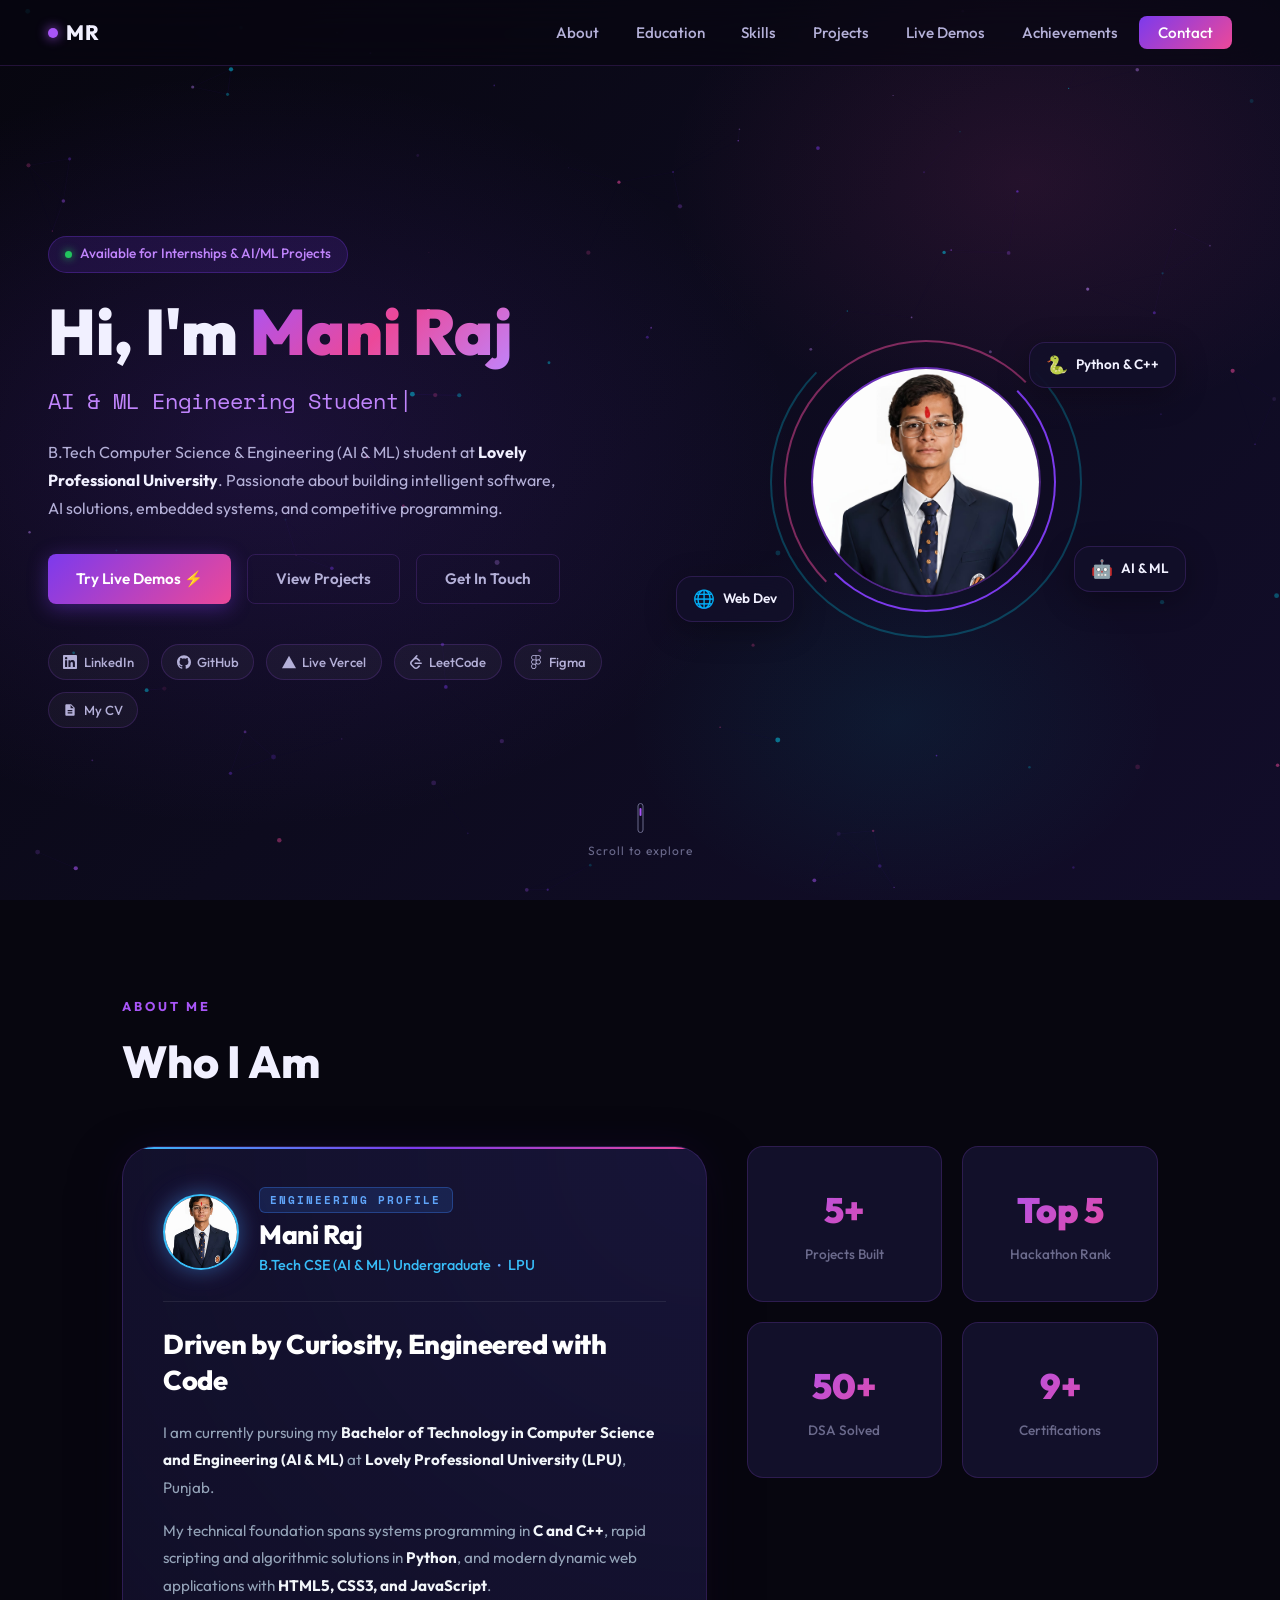
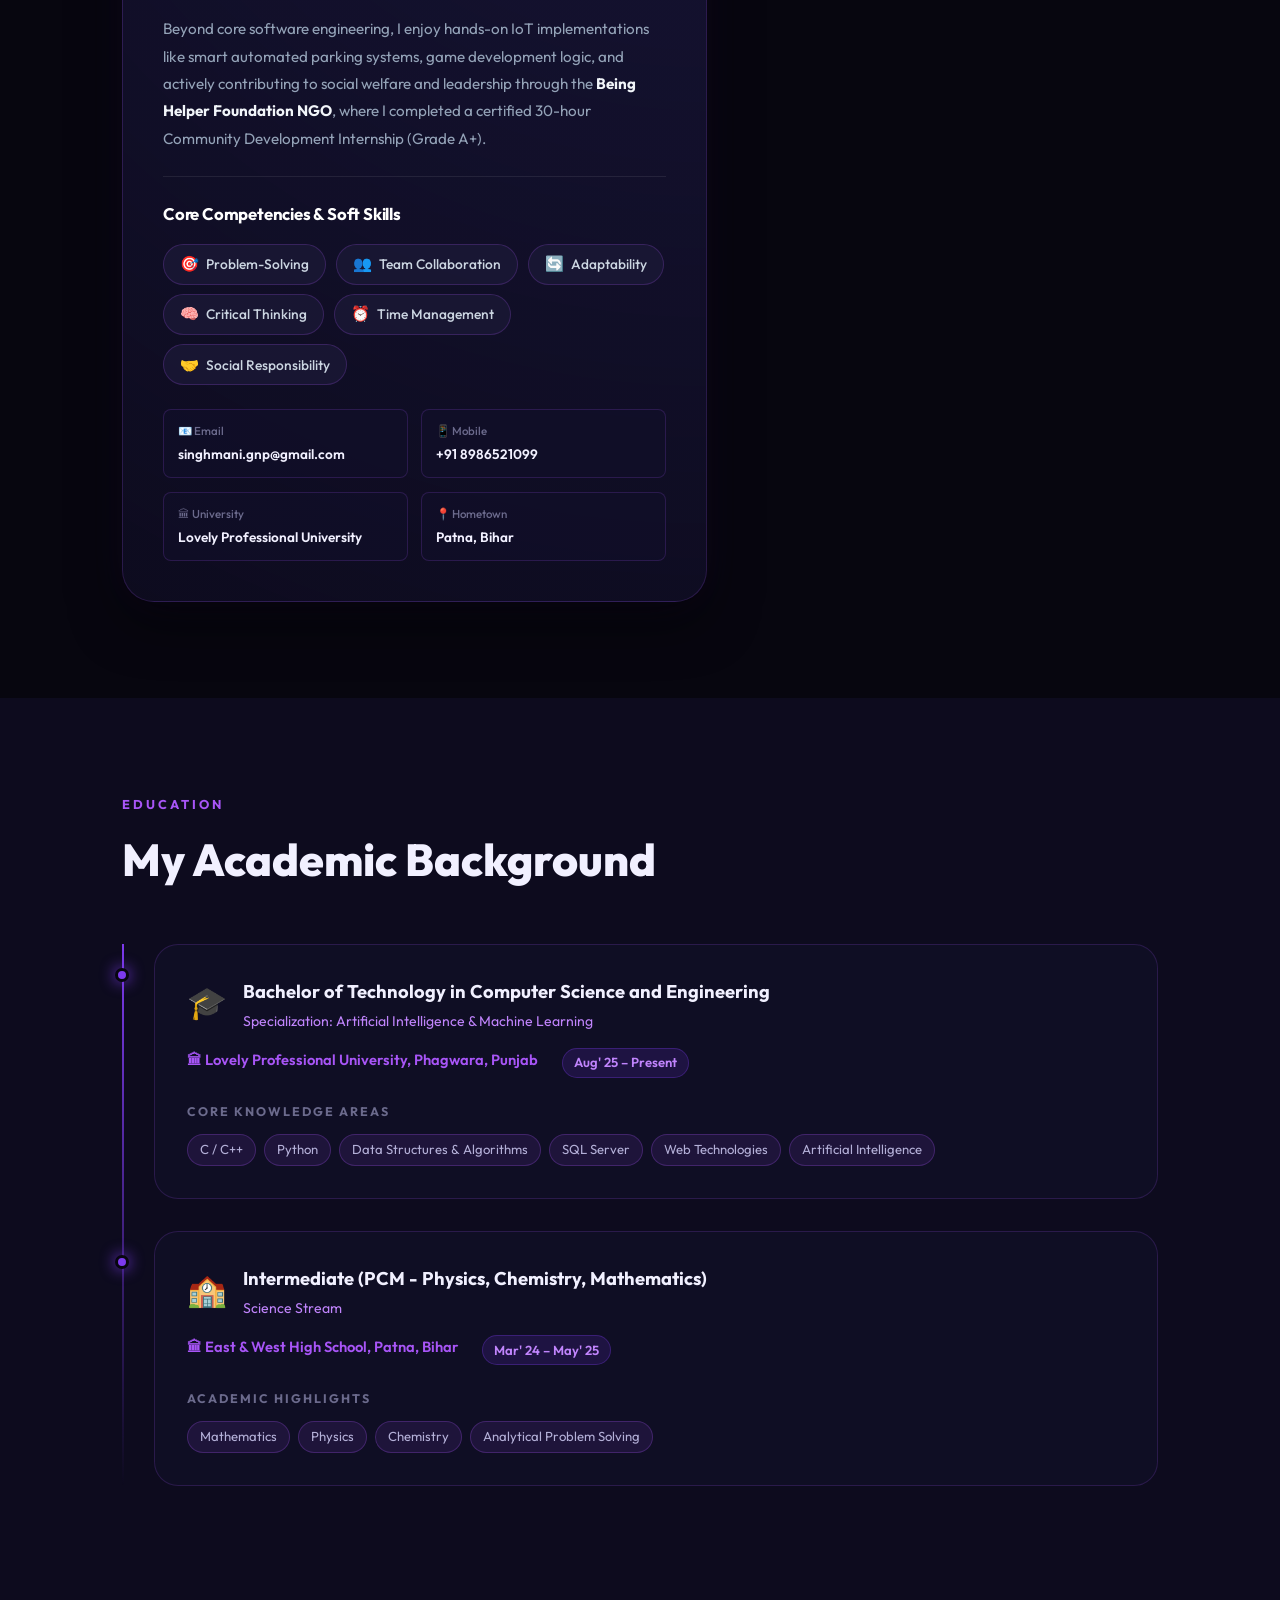
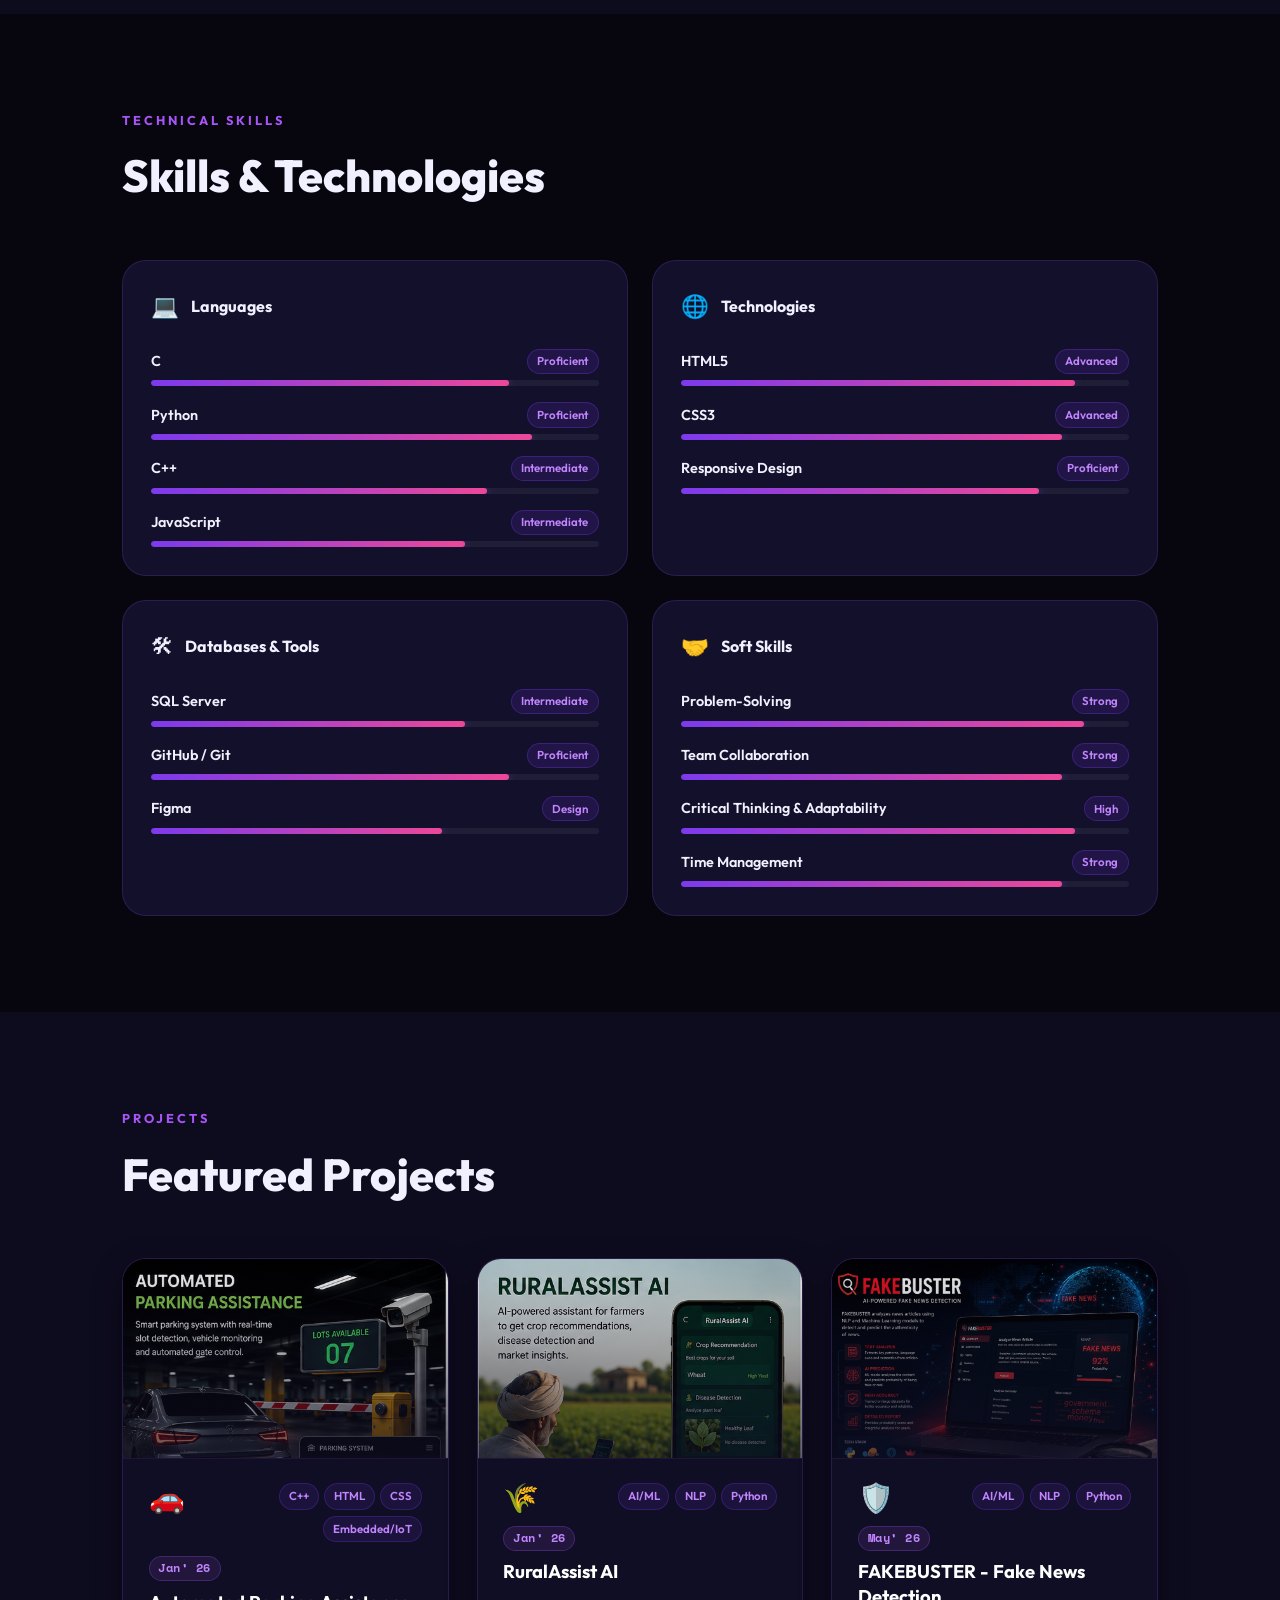
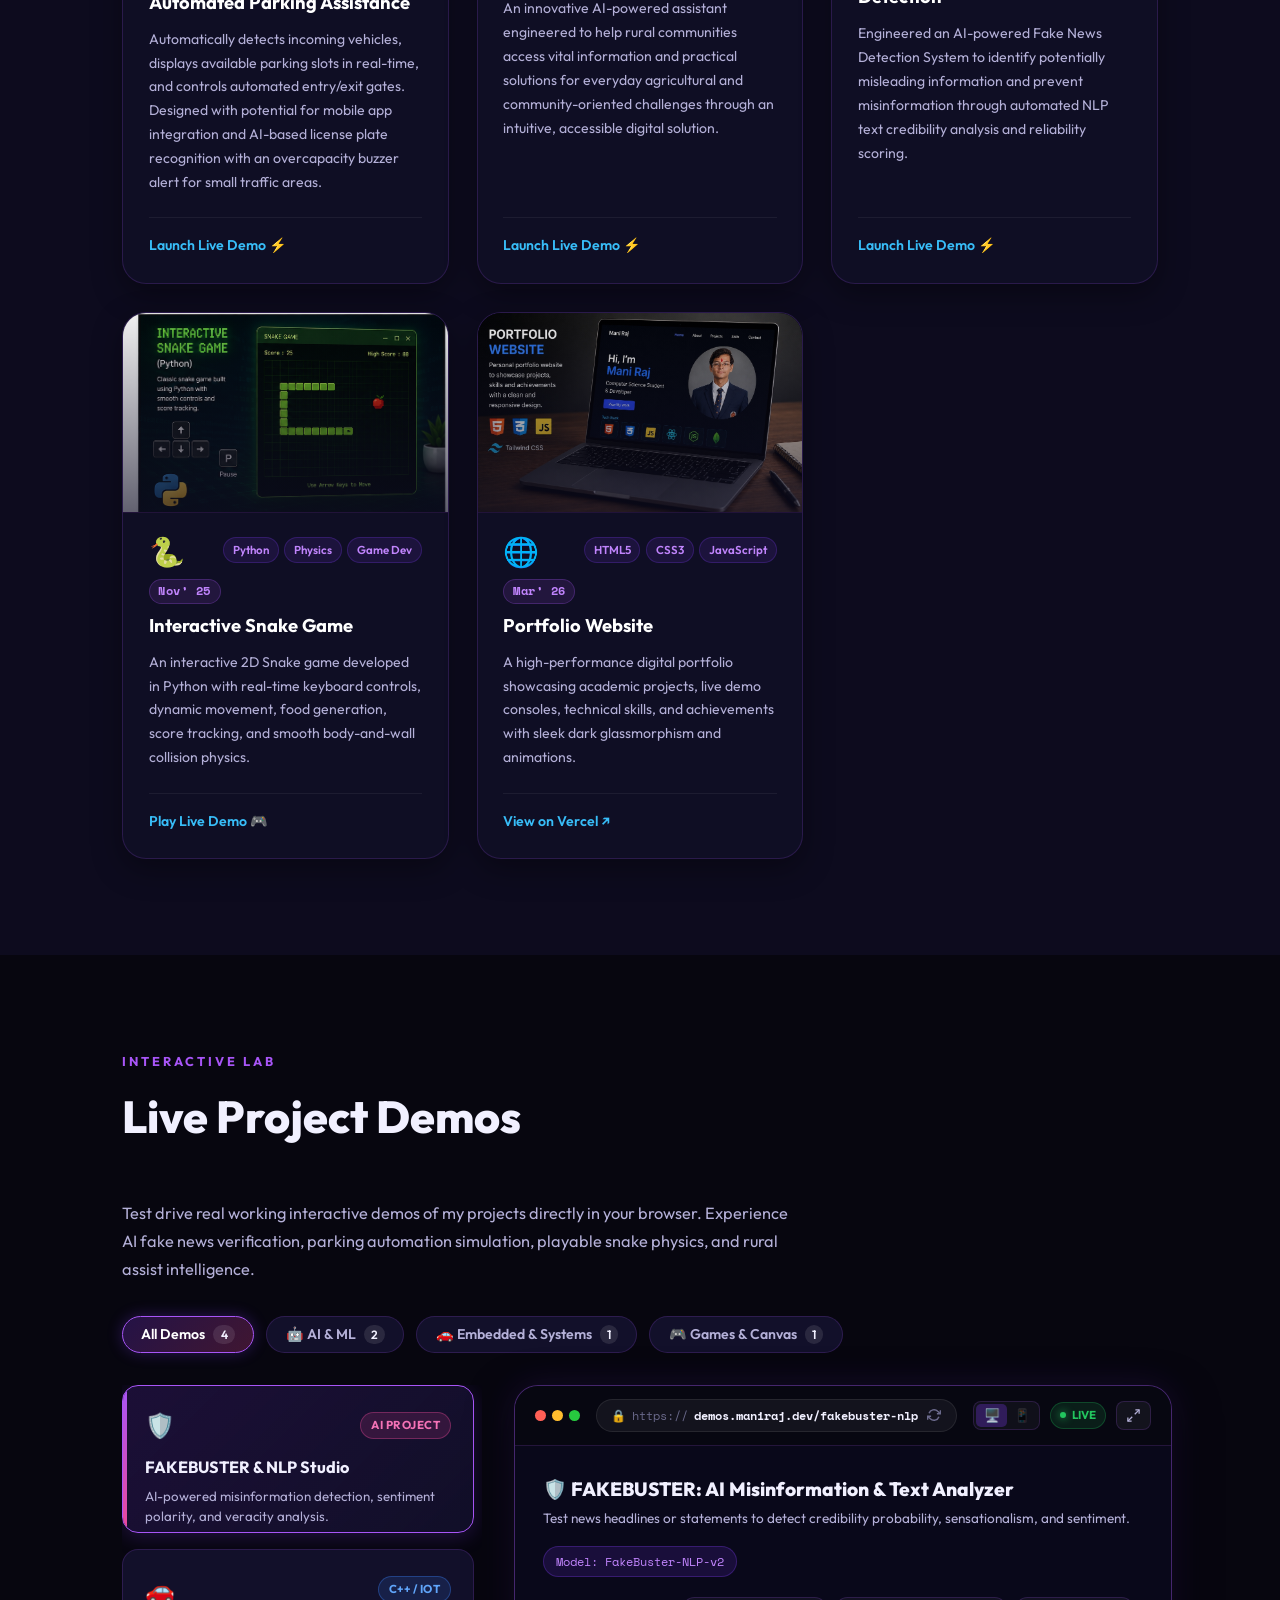
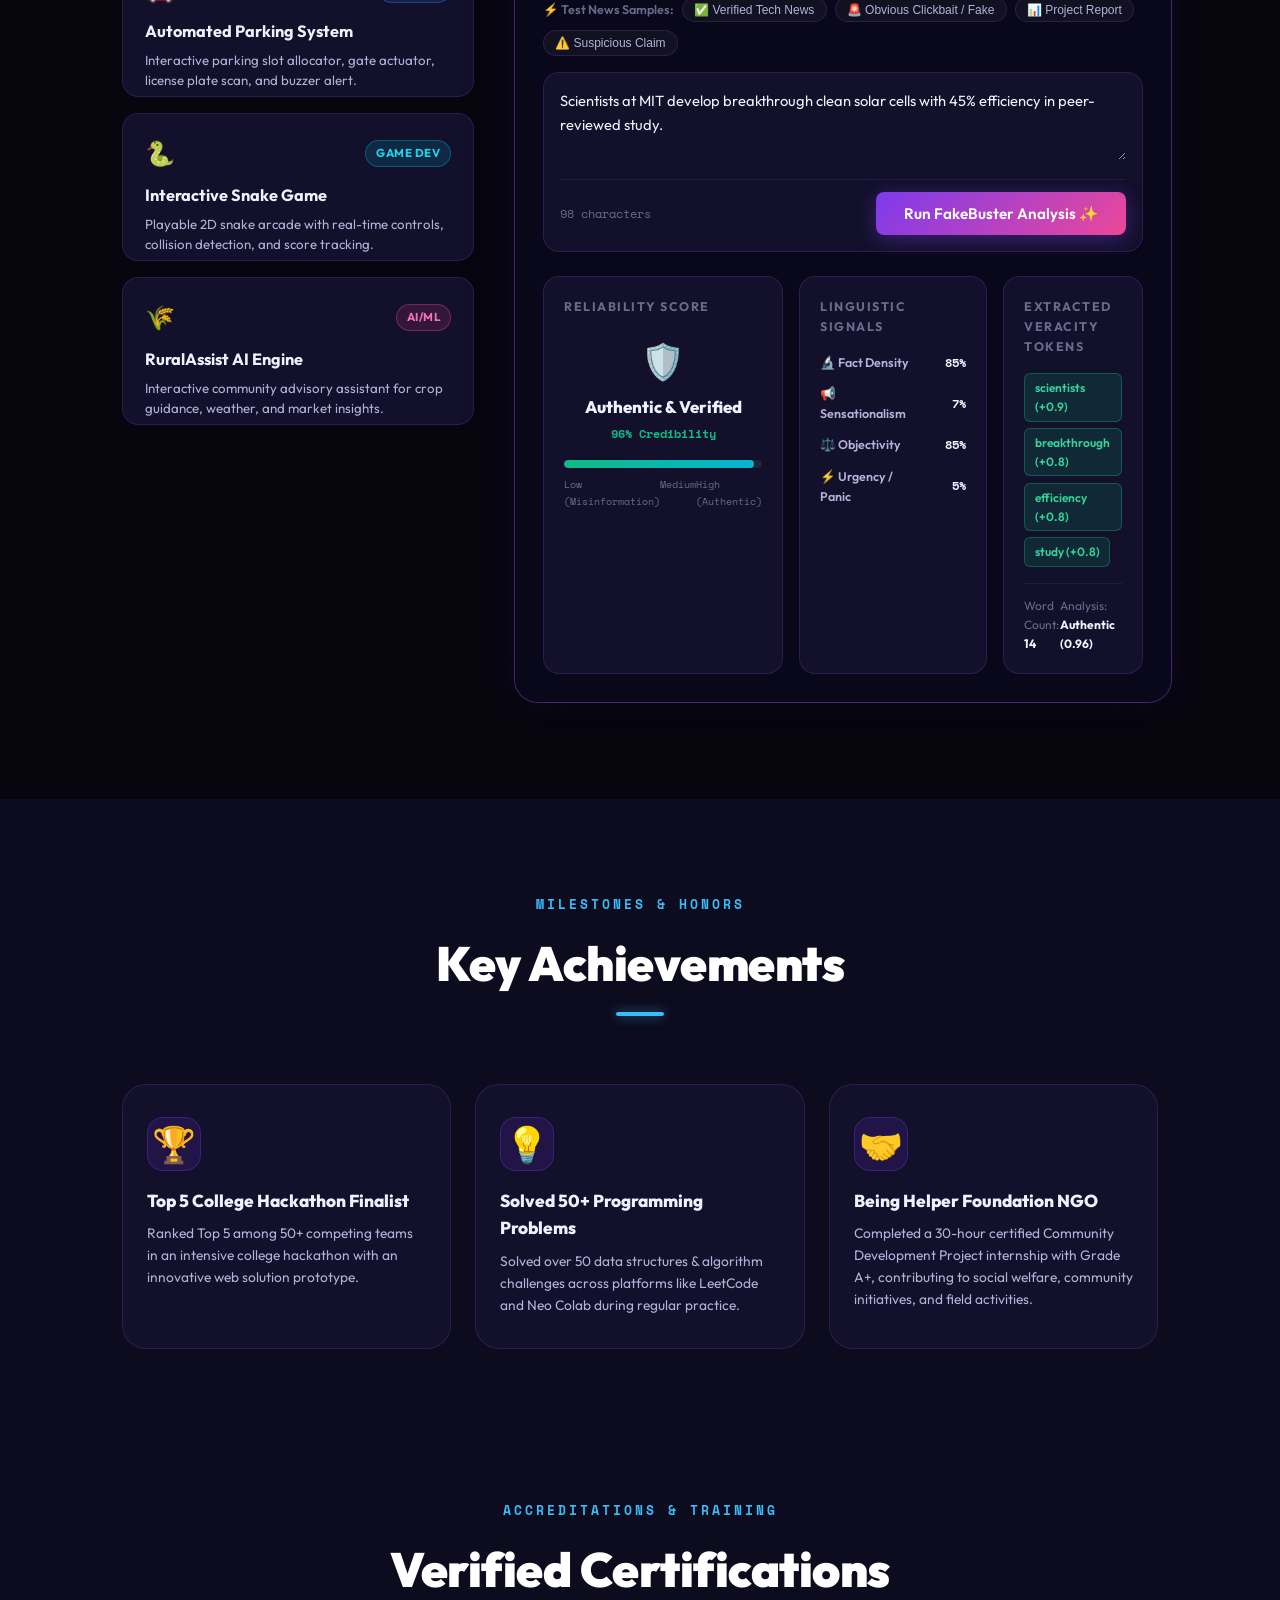
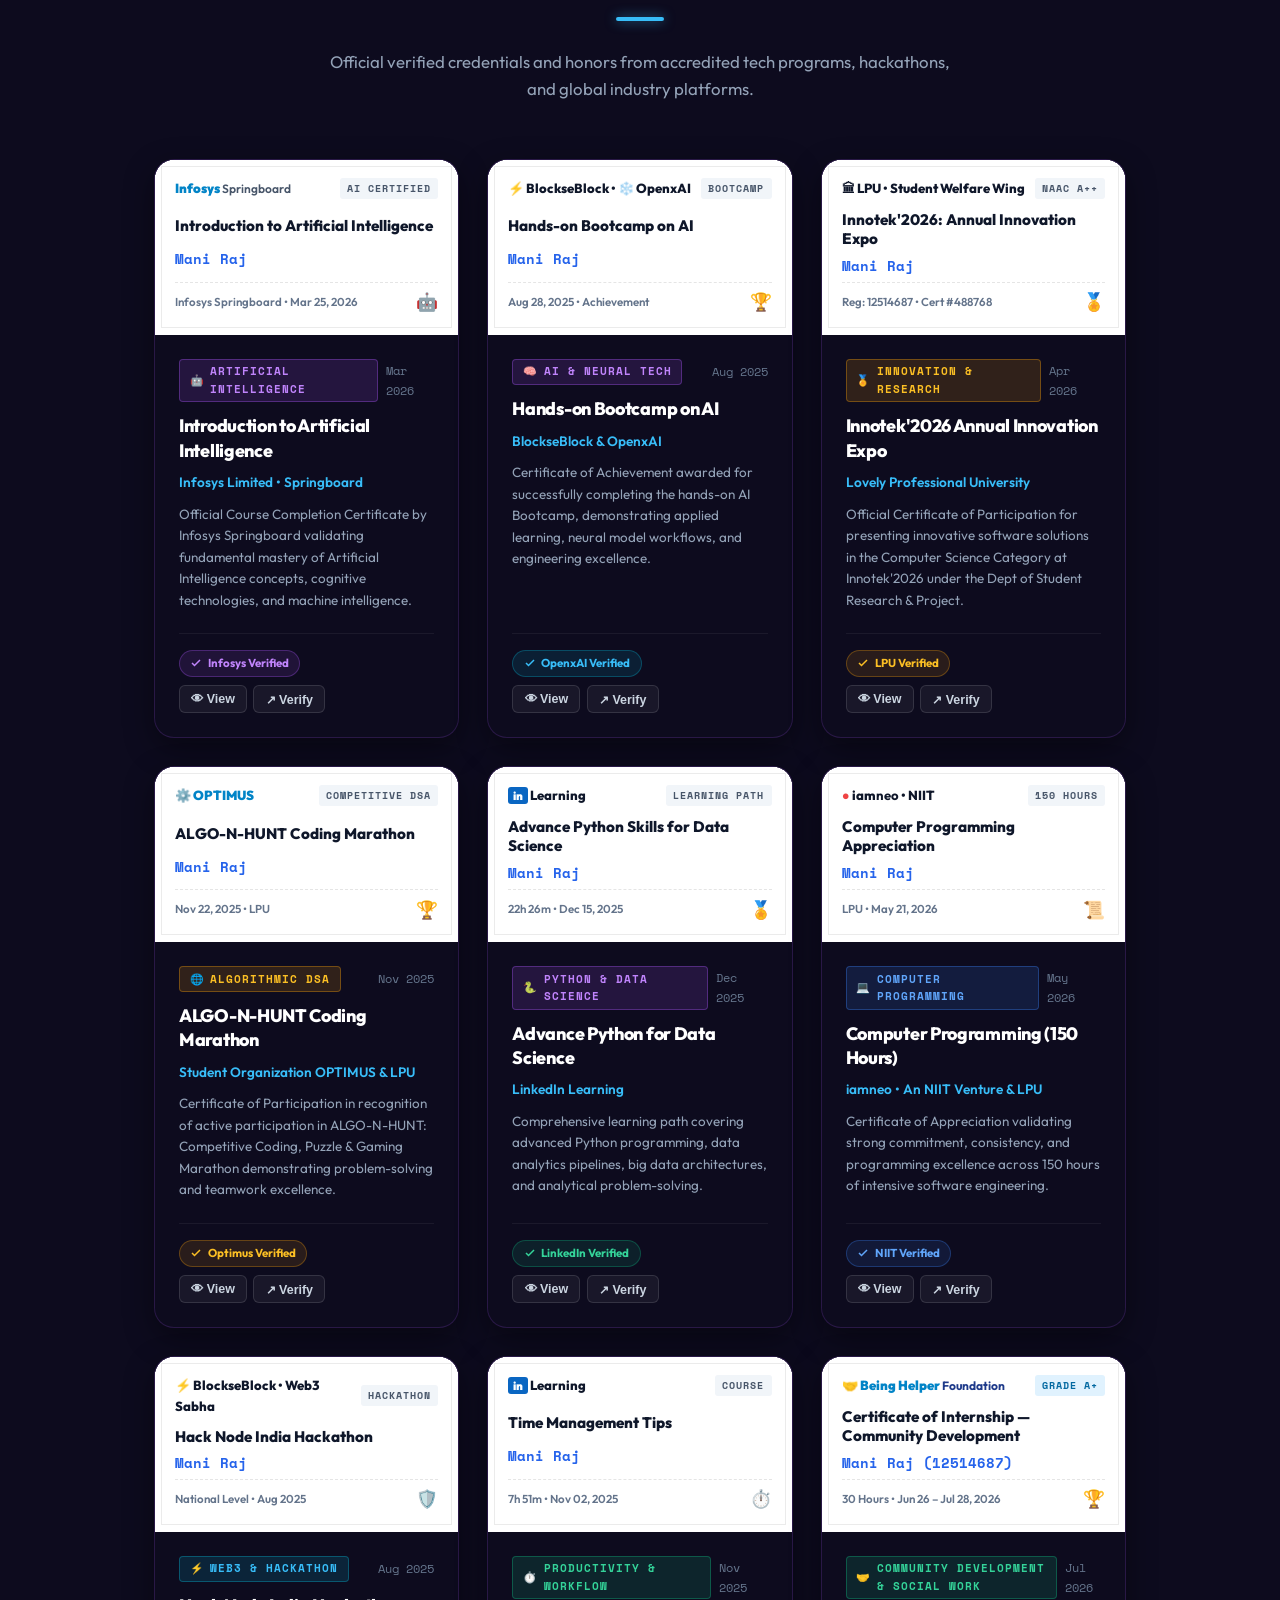
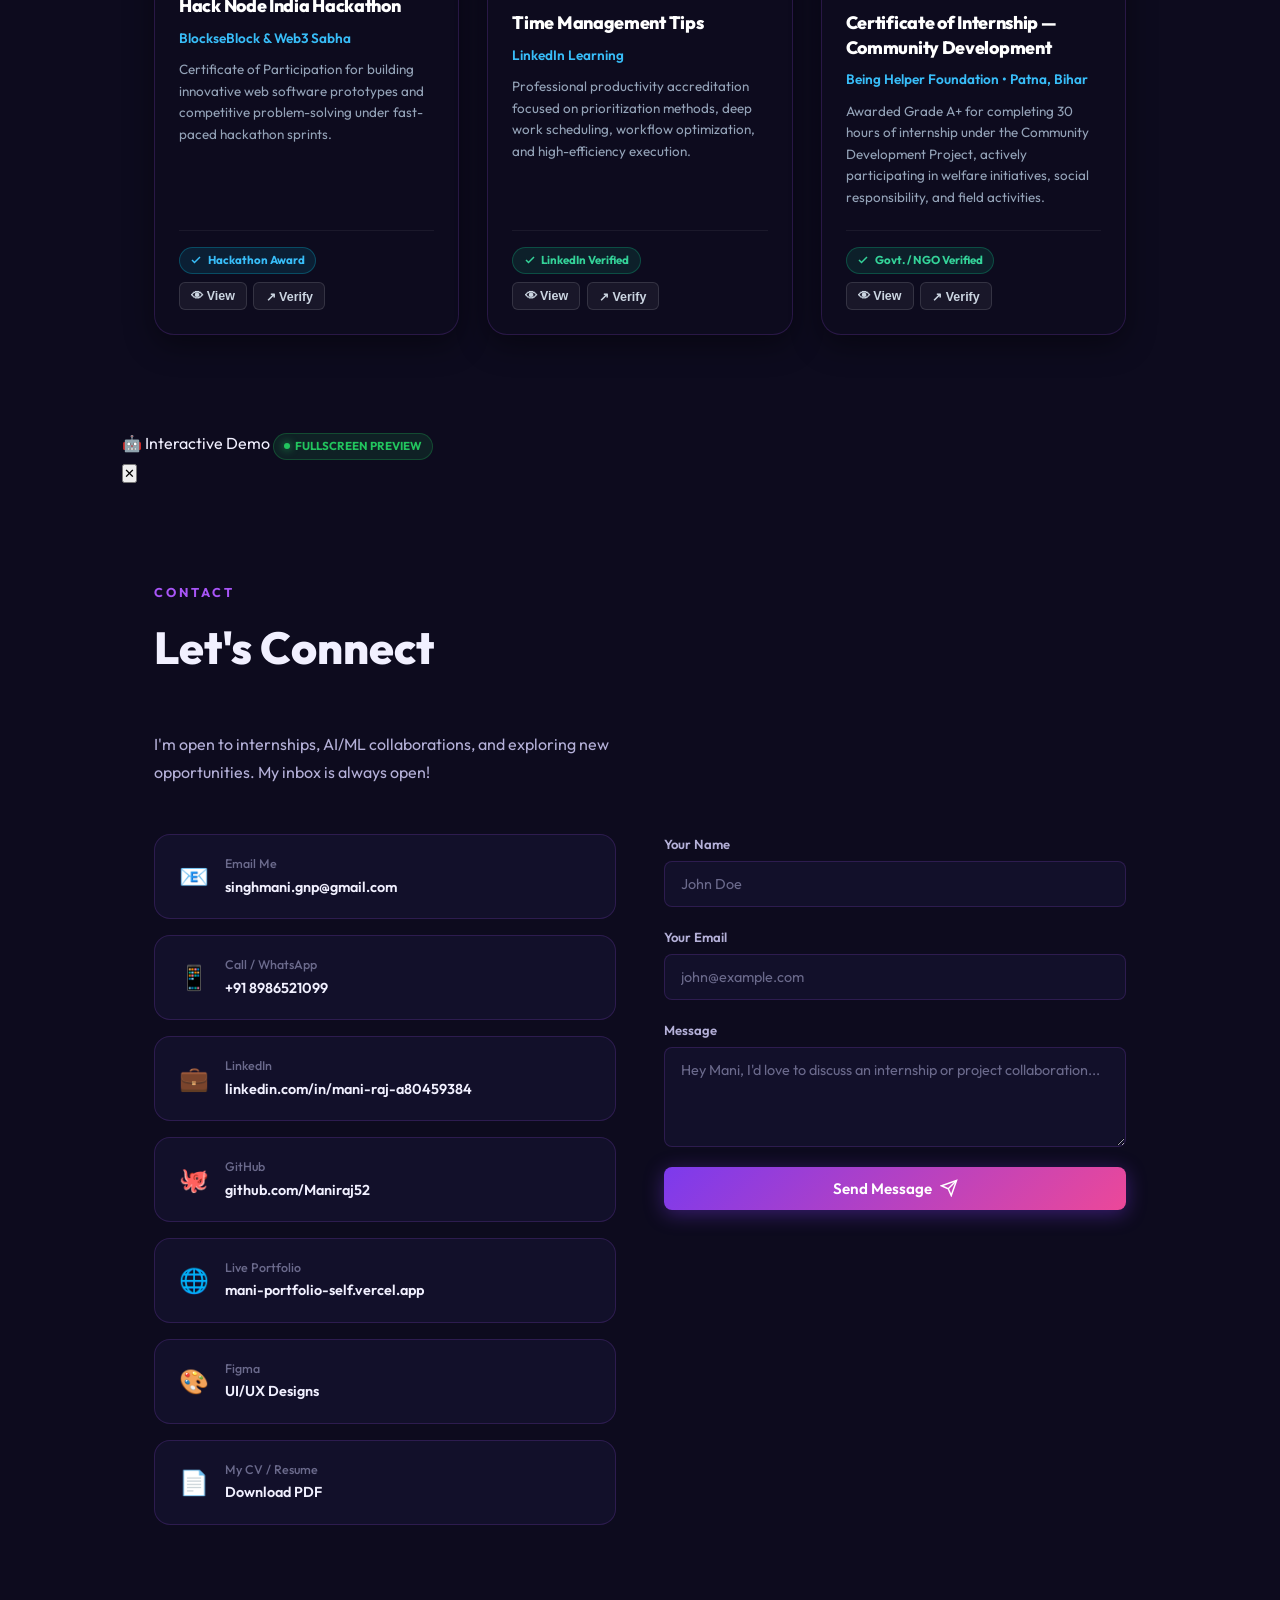
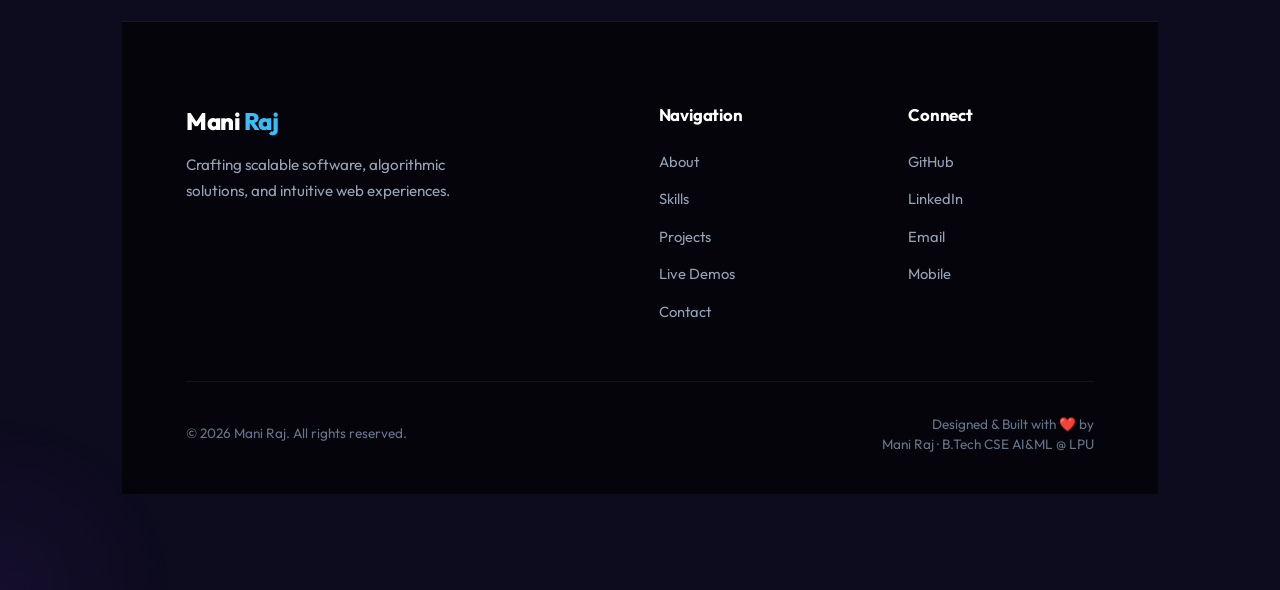
<file: index.html>
<!DOCTYPE html>
<html lang="en">

<head>
  <meta charset="UTF-8" />
  <meta name="viewport" content="width=device-width, initial-scale=1.0" />
  <title>Mani Raj | AI & ML Developer Portfolio</title>
  <meta name="description"
    content="Portfolio of Mani Raj - B.Tech CSE (AI & ML) student at LPU. Passionate about AI/ML, Python, C++, Web Development, and Problem Solving." />
  <link rel="preconnect" href="https://fonts.googleapis.com" />
  <link rel="preconnect" href="https://fonts.gstatic.com" crossorigin />
  <link
    href="https://fonts.googleapis.com/css2?family=Outfit:wght@300;400;500;600;700;800;900&family=Space+Mono:wght@400;700&display=swap"
    rel="stylesheet" />
  <link rel="stylesheet" href="style.css" />
</head>

<body>

  <!-- ========== NAVBAR ========== -->
  <nav class="navbar" id="navbar">
    <div class="nav-brand">
      <span class="brand-dot"></span>
      <span>MR</span>
    </div>
    <ul class="nav-links">
      <li><a href="#about">About</a></li>
      <li><a href="#education">Education</a></li>
      <li><a href="#skills">Skills</a></li>
      <li><a href="#projects">Projects</a></li>
      <li><a href="#demos">Live Demos</a></li>
      <li><a href="#achievements">Achievements</a></li>
      <li><a href="#contact" class="nav-cta">Contact</a></li>
    </ul>
    <button class="hamburger" id="hamburger" aria-label="menu">
      <span></span><span></span><span></span>
    </button>
  </nav>

  <!-- ========== HERO ========== -->
  <section class="hero" id="home">
    <div class="hero-canvas" id="heroCanvas"></div>
    <div class="hero-content">
      <div class="hero-badge">
        <span class="badge-dot"></span>
        Available for Internships & AI/ML Projects
      </div>
      <h1 class="hero-title">
        Hi, I'm <span class="gradient-text">Mani Raj</span>
      </h1>
      <p class="hero-subtitle">
        <span class="typed-text" id="typedText"></span><span class="cursor">|</span>
      </p>
      <p class="hero-desc">
        B.Tech Computer Science & Engineering (AI & ML) student at <strong>Lovely Professional University</strong>.
        Passionate about building intelligent software, AI solutions, embedded systems, and competitive programming.
      </p>
      <div class="hero-actions">
        <a href="#demos" class="btn btn-primary">Try Live Demos ⚡</a>
        <a href="#projects" class="btn btn-ghost">View Projects</a>
        <a href="#contact" class="btn btn-ghost">Get In Touch</a>
      </div>
      <div class="hero-socials">
        <a href="https://www.linkedin.com/in/mani-raj-a80459384/" target="_blank" class="social-chip"
          aria-label="LinkedIn">
          <svg viewBox="0 0 24 24" fill="currentColor">
            <path
              d="M20.447 20.452h-3.554v-5.569c0-1.328-.027-3.037-1.852-3.037-1.853 0-2.136 1.445-2.136 2.939v5.667H9.351V9h3.414v1.561h.046c.477-.9 1.637-1.85 3.37-1.85 3.601 0 4.267 2.37 4.267 5.455v6.286zM5.337 7.433a2.062 2.062 0 0 1-2.063-2.065 2.064 2.064 0 1 1 2.063 2.065zm1.782 13.019H3.555V9h3.564v11.452zM22.225 0H1.771C.792 0 0 .774 0 1.729v20.542C0 23.227.792 24 1.771 24h20.451C23.2 24 24 23.227 24 22.271V1.729C24 .774 23.2 0 22.222 0h.003z" />
          </svg>
          LinkedIn
        </a>
        <a href="https://github.com/Maniraj52" target="_blank" class="social-chip" aria-label="GitHub">
          <svg viewBox="0 0 24 24" fill="currentColor">
            <path
              d="M12 .297c-6.63 0-12 5.373-12 12 0 5.303 3.438 9.8 8.205 11.385.6.113.82-.258.82-.577 0-.285-.01-1.04-.015-2.04-3.338.724-4.042-1.61-4.042-1.61C4.422 18.07 3.633 17.7 3.633 17.7c-1.087-.744.084-.729.084-.729 1.205.084 1.838 1.236 1.838 1.236 1.07 1.835 2.809 1.305 3.495.998.108-.776.417-1.305.76-1.605-2.665-.3-5.466-1.332-5.466-5.93 0-1.31.465-2.38 1.235-3.22-.135-.303-.54-1.523.105-3.176 0 0 1.005-.322 3.3 1.23.96-.267 1.98-.399 3-.405 1.02.006 2.04.138 3 .405 2.28-1.552 3.285-1.23 3.285-1.23.645 1.653.24 2.873.12 3.176.765.84 1.23 1.91 1.23 3.22 0 4.61-2.805 5.625-5.475 5.92.42.36.81 1.096.81 2.22 0 1.606-.015 2.896-.015 3.286 0 .315.21.69.825.57C20.565 22.092 24 17.592 24 12.297c0-6.627-5.373-12-12-12" />
          </svg>
          GitHub
        </a>
        <a href="https://mani-portfolio-self.vercel.app/" target="_blank" class="social-chip"
          aria-label="Live Portfolio">
          <svg viewBox="0 0 24 24" fill="currentColor">
            <path d="M24 22.525H0l12-21.05 12 21.05z" />
          </svg>
          Live Vercel
        </a>
        <a href="https://leetcode.com/u/qeoqbrKsgD/" target="_blank" class="social-chip" aria-label="LeetCode">
          <svg viewBox="0 0 24 24" fill="currentColor">
            <path
              d="M13.483 0a1.374 1.374 0 0 0-.961.438L7.116 6.226l-3.854 4.126a5.266 5.266 0 0 0-1.209 2.104 5.35 5.35 0 0 0-.125.513 5.527 5.527 0 0 0 .062 2.362 5.83 5.83 0 0 0 .349 1.017 5.938 5.938 0 0 0 1.271 1.818l4.277 4.193.039.038c2.248 2.165 5.852 2.133 8.063-.074l2.396-2.392c.54-.54.54-1.414.003-1.955a1.378 1.378 0 0 0-1.951-.003l-2.396 2.392a3.021 3.021 0 0 1-4.205.038l-.02-.019-4.276-4.193c-.652-.64-.972-1.469-.948-2.263a2.68 2.68 0 0 1 .066-.523 2.545 2.545 0 0 1 .619-1.164L9.13 8.114c1.058-1.134 3.204-1.27 4.43-.278l3.501 2.831c.593.48 1.461.387 1.94-.207a1.384 1.384 0 0 0-.207-1.943l-3.5-2.831c-.8-.647-1.766-1.045-2.774-1.202l2.015-2.158A1.384 1.384 0 0 0 13.483 0zm-2.866 12.815a1.38 1.38 0 0 0-1.38 1.382 1.38 1.38 0 0 0 1.38 1.382H20.79a1.38 1.38 0 0 0 1.38-1.382 1.38 1.38 0 0 0-1.38-1.382z" />
          </svg>
          LeetCode
        </a>
        <a href="https://www.figma.com/files/team/1566436177813148172/user/1566436176076779889?fuid=1566436176076779889"
          target="_blank" class="social-chip" aria-label="Figma">
          <svg viewBox="0 0 24 24" fill="currentColor">
            <path
              d="M15.852 8.981h-4.588V0h4.588c2.476 0 4.49 2.014 4.49 4.49s-2.014 4.491-4.49 4.491zM12.735 7.51h3.117c1.665 0 3.019-1.355 3.019-3.019s-1.354-3.019-3.019-3.019h-3.117V7.51zm0 1.471H8.148c-2.476 0-4.49-2.014-4.49-4.49S5.672 0 8.148 0h4.588v8.981zm-4.587-7.51c-1.665 0-3.019 1.355-3.019 3.019s1.354 3.019 3.019 3.019h3.117V1.471H8.148zm4.587 15.019H8.148c-2.476 0-4.49-2.014-4.49-4.49s2.014-4.49 4.49-4.49h4.588v8.98zM8.148 8.981c-1.665 0-3.019 1.355-3.019 3.019s1.354 3.019 3.019 3.019h3.117V8.981H8.148zM8.172 24c-2.489 0-4.515-2.014-4.515-4.49s2.026-4.49 4.515-4.49c2.489 0 4.515 2.014 4.515 4.49S10.661 24 8.172 24zm0-7.51c-1.665 0-3.019 1.355-3.019 3.019s1.354 3.019 3.019 3.019 3.019-1.355 3.019-3.019S9.837 16.49 8.172 16.49zM15.863 16.49h-.028c-2.476 0-4.49-2.014-4.49-4.49s2.014-4.49 4.49-4.49h.028c2.476 0 4.49 2.014 4.49 4.49s-2.014 4.49-4.49 4.49zm-.028-7.51c-1.665 0-3.019 1.355-3.019 3.019s1.354 3.019 3.019 3.019h.028c1.665 0 3.019-1.355 3.019-3.019s-1.354-3.019-3.019-3.019h-.028z" />
          </svg>
          Figma
        </a>
        <a href="Mani Raj CV.pdf" target="_blank" class="social-chip" aria-label="Curriculum Vitae (CV)">
          <svg viewBox="0 0 24 24" fill="currentColor">
            <path
              d="M14 2H6c-1.1 0-1.99.9-1.99 2L4 20c0 1.1.89 2 1.99 2H18c1.1 0 2-.9 2-2V8l-6-6zm2 16H8v-2h8v2zm0-4H8v-2h8v2zm-3-5V3.5L18.5 9H13z" />
          </svg>
          My CV
        </a>
      </div>
    </div>
    <div class="hero-visual">
      <div class="profile-ring">
        <div class="profile-img-wrapper">
          <img src="Mani Raj.jpeg" alt="Mani Raj" class="profile-photo" />
        </div>
        <div class="ring ring-1"></div>
        <div class="ring ring-2"></div>
        <div class="ring ring-3"></div>
      </div>
      <div class="floating-card card-python">
        <span class="fc-icon">🐍</span>
        <span>Python & C++</span>
      </div>
      <div class="floating-card card-ai">
        <span class="fc-icon">🤖</span>
        <span>AI & ML</span>
      </div>
      <div class="floating-card card-web">
        <span class="fc-icon">🌐</span>
        <span>Web Dev</span>
      </div>
    </div>
    <div class="scroll-indicator">
      <div class="scroll-dot"></div>
      <span>Scroll to explore</span>
    </div>
  </section>

  <!-- ========== ABOUT ========== -->
  <section class="section" id="about">
    <div class="container">
      <div class="section-label">About Me</div>
      <h2 class="section-title">Who I Am</h2>
      <div class="about-grid">
        <!-- Left Side: Engineering Profile Card -->
        <div class="about-card">
          <!-- Profile Header -->
          <div class="about-profile-header">
            <div class="about-avatar-wrapper">
              <img src="Mani Raj.jpeg" alt="Mani Raj" class="about-avatar-img" />
            </div>
            <div class="about-header-meta">
              <div class="about-profile-badge">ENGINEERING PROFILE</div>
              <h3 class="about-name">Mani Raj</h3>
              <p class="about-subtitle">B.Tech CSE (AI & ML) Undergraduate <span class="bullet-sep">•</span> LPU</p>
            </div>
          </div>

          <hr class="about-divider" />

          <!-- Main Pitch Headline -->
          <h4 class="about-headline">Driven by Curiosity, Engineered with Code</h4>

          <!-- Bio Story -->
          <div class="about-story">
            <p>
              I am currently pursuing my <strong>Bachelor of Technology in Computer
                Science and Engineering (AI & ML)</strong> at <strong>Lovely Professional University (LPU)</strong>,
              Punjab.
            </p>
            <p>
              My technical foundation spans systems programming in <strong>C and C++</strong>, rapid scripting and
              algorithmic solutions in <strong>Python</strong>, and modern dynamic web applications with <strong>HTML5,
                CSS3, and JavaScript</strong>.
            </p>
            <p>
              Beyond core software engineering, I enjoy hands-on IoT implementations like smart automated parking
              systems, game development logic, and actively contributing to social welfare and leadership through the
              <strong>Being Helper Foundation NGO</strong>, where I completed a certified 30-hour Community Development
              Internship (Grade A+).
            </p>
          </div>

          <hr class="about-divider" />

          <!-- Core Competencies & Soft Skills -->
          <div class="about-competencies">
            <h5 class="competencies-title">Core Competencies & Soft Skills</h5>
            <div class="competencies-grid">
              <span class="competency-pill"><span class="comp-icon">🎯</span> Problem-Solving</span>
              <span class="competency-pill"><span class="comp-icon">👥</span> Team Collaboration</span>
              <span class="competency-pill"><span class="comp-icon">🔄</span> Adaptability</span>
              <span class="competency-pill"><span class="comp-icon">🧠</span> Critical Thinking</span>
              <span class="competency-pill"><span class="comp-icon">⏰</span> Time Management</span>
              <span class="competency-pill"><span class="comp-icon">🤝</span> Social Responsibility</span>
            </div>
          </div>

          <div class="about-info-grid">
            <div class="info-item">
              <span class="info-label">📧 Email</span>
              <span class="info-value">singhmani.gnp@gmail.com</span>
            </div>
            <div class="info-item">
              <span class="info-label">📱 Mobile</span>
              <span class="info-value">+91 8986521099</span>
            </div>
            <div class="info-item">
              <span class="info-label">🏛 University</span>
              <span class="info-value">Lovely Professional University</span>
            </div>
            <div class="info-item">
              <span class="info-label">📍 Hometown</span>
              <span class="info-value">Patna, Bihar</span>
            </div>
          </div>
        </div>

        <!-- Right Side: Stats Cards -->
        <div class="about-stats">
          <div class="stat-card">
            <div class="stat-number">5+</div>
            <div class="stat-label">Projects Built</div>
          </div>
          <div class="stat-card">
            <div class="stat-number">Top 5</div>
            <div class="stat-label">Hackathon Rank</div>
          </div>
          <div class="stat-card">
            <div class="stat-number">50+</div>
            <div class="stat-label">DSA Solved</div>
          </div>
          <div class="stat-card">
            <div class="stat-number">9+</div>
            <div class="stat-label">Certifications</div>
          </div>
        </div>
      </div>
    </div>
  </section>

  <!-- ========== EDUCATION ========== -->
  <section class="section section-alt" id="education">
    <div class="container">
      <div class="section-label">Education</div>
      <h2 class="section-title">My Academic Background</h2>
      <div class="timeline">

        <!-- LPU -->
        <div class="timeline-item" data-aos="fade-up">
          <div class="timeline-dot"></div>
          <div class="timeline-card">
            <div class="tc-header">
              <div class="tc-icon">🎓</div>
              <div>
                <h3>Bachelor of Technology in Computer Science and Engineering</h3>
                <p class="tc-specialization">Specialization: Artificial Intelligence & Machine Learning</p>
              </div>
            </div>
            <div class="tc-meta">
              <span class="tc-university">🏛 Lovely Professional University, Phagwara, Punjab</span>
              <span class="tc-year">Aug' 25 – Present</span>
            </div>
            <div class="tc-coursework">
              <h4>Core Knowledge Areas</h4>
              <div class="course-tags">
                <span>C / C++</span>
                <span>Python</span>
                <span>Data Structures & Algorithms</span>
                <span>SQL Server</span>
                <span>Web Technologies</span>
                <span>Artificial Intelligence</span>
              </div>
            </div>
          </div>
        </div>

        <!-- East & West High School -->
        <div class="timeline-item" data-aos="fade-up">
          <div class="timeline-dot"></div>
          <div class="timeline-card">
            <div class="tc-header">
              <div class="tc-icon">🏫</div>
              <div>
                <h3>Intermediate (PCM - Physics, Chemistry, Mathematics)</h3>
                <p class="tc-specialization">Science Stream</p>
              </div>
            </div>
            <div class="tc-meta">
              <span class="tc-university">🏛 East & West High School, Patna, Bihar</span>
              <span class="tc-year">Mar' 24 – May' 25</span>
            </div>
            <div class="tc-coursework">
              <h4>Academic Highlights</h4>
              <div class="course-tags">
                <span>Mathematics</span>
                <span>Physics</span>
                <span>Chemistry</span>
                <span>Analytical Problem Solving</span>
              </div>
            </div>
          </div>
        </div>

      </div>
    </div>
  </section>

  <!-- ========== SKILLS ========== -->
  <section class="section" id="skills">
    <div class="container">
      <div class="section-label">Technical Skills</div>
      <h2 class="section-title">Skills & Technologies</h2>
      <div class="skills-grid">

        <!-- Languages -->
        <div class="skill-category">
          <div class="skill-cat-header">
            <span class="skill-cat-icon">💻</span>
            <h3>Languages</h3>
          </div>
          <div class="skill-items">
            <div class="skill-item">
              <div class="skill-info">
                <span class="skill-name">C</span>
                <span class="skill-tag">Proficient</span>
              </div>
              <div class="skill-bar">
                <div class="skill-fill" data-width="80"></div>
              </div>
            </div>
            <div class="skill-item">
              <div class="skill-info">
                <span class="skill-name">Python</span>
                <span class="skill-tag">Proficient</span>
              </div>
              <div class="skill-bar">
                <div class="skill-fill" data-width="85"></div>
              </div>
            </div>
            <div class="skill-item">
              <div class="skill-info">
                <span class="skill-name">C++</span>
                <span class="skill-tag">Intermediate</span>
              </div>
              <div class="skill-bar">
                <div class="skill-fill" data-width="75"></div>
              </div>
            </div>
            <div class="skill-item">
              <div class="skill-info">
                <span class="skill-name">JavaScript</span>
                <span class="skill-tag">Intermediate</span>
              </div>
              <div class="skill-bar">
                <div class="skill-fill" data-width="70"></div>
              </div>
            </div>
          </div>
        </div>

        <!-- Technologies -->
        <div class="skill-category">
          <div class="skill-cat-header">
            <span class="skill-cat-icon">🌐</span>
            <h3>Technologies</h3>
          </div>
          <div class="skill-items">
            <div class="skill-item">
              <div class="skill-info">
                <span class="skill-name">HTML5</span>
                <span class="skill-tag">Advanced</span>
              </div>
              <div class="skill-bar">
                <div class="skill-fill" data-width="88"></div>
              </div>
            </div>
            <div class="skill-item">
              <div class="skill-info">
                <span class="skill-name">CSS3</span>
                <span class="skill-tag">Advanced</span>
              </div>
              <div class="skill-bar">
                <div class="skill-fill" data-width="85"></div>
              </div>
            </div>
            <div class="skill-item">
              <div class="skill-info">
                <span class="skill-name">Responsive Design</span>
                <span class="skill-tag">Proficient</span>
              </div>
              <div class="skill-bar">
                <div class="skill-fill" data-width="80"></div>
              </div>
            </div>
          </div>
        </div>

        <!-- Databases & Tools -->
        <div class="skill-category">
          <div class="skill-cat-header">
            <span class="skill-cat-icon">🛠</span>
            <h3>Databases & Tools</h3>
          </div>
          <div class="skill-items">
            <div class="skill-item">
              <div class="skill-info">
                <span class="skill-name">SQL Server</span>
                <span class="skill-tag">Intermediate</span>
              </div>
              <div class="skill-bar">
                <div class="skill-fill" data-width="70"></div>
              </div>
            </div>
            <div class="skill-item">
              <div class="skill-info">
                <span class="skill-name">GitHub / Git</span>
                <span class="skill-tag">Proficient</span>
              </div>
              <div class="skill-bar">
                <div class="skill-fill" data-width="80"></div>
              </div>
            </div>
            <div class="skill-item">
              <div class="skill-info">
                <span class="skill-name">Figma</span>
                <span class="skill-tag">Design</span>
              </div>
              <div class="skill-bar">
                <div class="skill-fill" data-width="65"></div>
              </div>
            </div>
          </div>
        </div>

        <!-- Soft Skills -->
        <div class="skill-category">
          <div class="skill-cat-header">
            <span class="skill-cat-icon">🤝</span>
            <h3>Soft Skills</h3>
          </div>
          <div class="skill-items">
            <div class="skill-item">
              <div class="skill-info">
                <span class="skill-name">Problem-Solving</span>
                <span class="skill-tag">Strong</span>
              </div>
              <div class="skill-bar">
                <div class="skill-fill" data-width="90"></div>
              </div>
            </div>
            <div class="skill-item">
              <div class="skill-info">
                <span class="skill-name">Team Collaboration</span>
                <span class="skill-tag">Strong</span>
              </div>
              <div class="skill-bar">
                <div class="skill-fill" data-width="85"></div>
              </div>
            </div>
            <div class="skill-item">
              <div class="skill-info">
                <span class="skill-name">Critical Thinking & Adaptability</span>
                <span class="skill-tag">High</span>
              </div>
              <div class="skill-bar">
                <div class="skill-fill" data-width="88"></div>
              </div>
            </div>
            <div class="skill-item">
              <div class="skill-info">
                <span class="skill-name">Time Management</span>
                <span class="skill-tag">Strong</span>
              </div>
              <div class="skill-bar">
                <div class="skill-fill" data-width="85"></div>
              </div>
            </div>
          </div>
        </div>

      </div>
    </div>
  </section>

  <!-- ========== PROJECTS ========== -->
  <section class="section section-alt" id="projects">
    <div class="container">
      <div class="section-label">Projects</div>
      <h2 class="section-title">Featured Projects</h2>
      <div class="projects-grid">

        <!-- 1. Automated Parking Assistance -->
        <div class="project-card">
          <div class="project-glow"></div>
          <div class="project-img-wrapper">
            <img src="images/parking-assistance.png" alt="Automated Parking Assistance Project Preview"
              class="project-img" loading="lazy" />
            <div class="project-img-overlay"></div>
          </div>
          <div class="project-card-body">
            <div class="project-header">
              <div class="project-icon">🚗</div>
              <div class="project-tags">
                <span>C++</span><span>HTML</span><span>CSS</span><span>Embedded/IoT</span>
              </div>
            </div>
            <div class="project-date">Jan’ 26</div>
            <h3>Automated Parking Assistance</h3>
            <p>
              Automatically detects incoming vehicles, displays available parking slots in real-time, and controls
              automated entry/exit gates. Designed with potential for mobile app integration and AI-based license plate
              recognition with an overcapacity buzzer alert for small traffic areas.
            </p>
            <div class="project-footer">
              <a href="#demos" class="project-link trigger-demo" data-demo="demo-parking-sim">Launch Live Demo ⚡</a>
            </div>
          </div>
        </div>

        <!-- 2. RuralAssist AI -->
        <div class="project-card">
          <div class="project-glow"></div>
          <div class="project-img-wrapper">
            <img src="images/rural-assist.png" alt="RuralAssist AI Project Preview" class="project-img"
              loading="lazy" />
            <div class="project-img-overlay"></div>
          </div>
          <div class="project-card-body">
            <div class="project-header">
              <div class="project-icon">🌾</div>
              <div class="project-tags">
                <span>AI/ML</span><span>NLP</span><span>Python</span>
              </div>
            </div>
            <div class="project-date">Jan’ 26</div>
            <h3>RuralAssist AI</h3>
            <p>
              An innovative AI-powered assistant engineered to help rural communities access vital information and
              practical solutions for everyday agricultural and community-oriented challenges through an intuitive,
              accessible digital solution.
            </p>
            <div class="project-footer">
              <a href="#demos" class="project-link trigger-demo" data-demo="demo-rural-assist">Launch Live Demo ⚡</a>
            </div>
          </div>
        </div>

        <!-- 3. FAKEBUSTER -->
        <div class="project-card">
          <div class="project-glow"></div>
          <div class="project-img-wrapper">
            <img src="images/fakebuster.jpg" alt="FAKEBUSTER AI Fake News Detection Preview" class="project-img"
              loading="lazy" />
            <div class="project-img-overlay"></div>
          </div>
          <div class="project-card-body">
            <div class="project-header">
              <div class="project-icon">🛡️</div>
              <div class="project-tags">
                <span>AI/ML</span><span>NLP</span><span>Python</span>
              </div>
            </div>
            <div class="project-date">May’ 26</div>
            <h3>FAKEBUSTER - Fake News Detection</h3>
            <p>
              Engineered an AI-powered Fake News Detection System to identify potentially misleading information and
              prevent misinformation through automated NLP text credibility analysis and reliability scoring.
            </p>
            <div class="project-footer">
              <a href="#demos" class="project-link trigger-demo" data-demo="demo-ai-nlp">Launch Live Demo ⚡</a>
            </div>
          </div>
        </div>

        <!-- 4. Snake Game -->
        <div class="project-card">
          <div class="project-glow"></div>
          <div class="project-img-wrapper">
            <img src="images/snake-game.png" alt="Interactive Snake Game Python Preview" class="project-img"
              loading="lazy" />
            <div class="project-img-overlay"></div>
          </div>
          <div class="project-card-body">
            <div class="project-header">
              <div class="project-icon">🐍</div>
              <div class="project-tags">
                <span>Python</span><span>Physics</span><span>Game Dev</span>
              </div>
            </div>
            <div class="project-date">Nov’ 25</div>
            <h3>Interactive Snake Game</h3>
            <p>
              An interactive 2D Snake game developed in Python with real-time keyboard controls, dynamic movement, food
              generation, score tracking, and smooth body-and-wall collision physics.
            </p>
            <div class="project-footer">
              <a href="#demos" class="project-link trigger-demo" data-demo="demo-snake-game">Play Live Demo 🎮</a>
            </div>
          </div>
        </div>

        <!-- 5. Portfolio Website -->
        <div class="project-card">
          <div class="project-glow"></div>
          <div class="project-img-wrapper">
            <img src="images/portfolio-website.jpg" alt="Portfolio Website Preview" class="project-img"
              loading="lazy" />
            <div class="project-img-overlay"></div>
          </div>
          <div class="project-card-body">
            <div class="project-header">
              <div class="project-icon">🌐</div>
              <div class="project-tags">
                <span>HTML5</span><span>CSS3</span><span>JavaScript</span>
              </div>
            </div>
            <div class="project-date">Mar’ 26</div>
            <h3>Portfolio Website</h3>
            <p>
              A high-performance digital portfolio showcasing academic projects, live demo consoles, technical skills,
              and
              achievements with sleek dark glassmorphism and animations.
            </p>
            <div class="project-footer">
              <a href="https://mani-portfolio-self.vercel.app/" target="_blank" class="project-link">View on Vercel
                ↗</a>
            </div>
          </div>
        </div>

      </div>
    </div>
  </section>

  <!-- ========== LIVE DEMOS SHOWCASE ========== -->
  <section class="section" id="demos">
    <div class="container">
      <div class="section-label">Interactive Lab</div>
      <h2 class="section-title">Live Project Demos</h2>
      <p class="section-intro">Test drive real working interactive demos of my projects directly in your browser.
        Experience AI fake news verification, parking automation simulation, playable snake physics, and rural assist
        intelligence.</p>

      <!-- Category Filter Tabs -->
      <div class="demo-filter-bar">
        <button class="demo-filter-btn active" data-filter="all">All Demos <span class="filter-count">4</span></button>
        <button class="demo-filter-btn" data-filter="ai">🤖 AI & ML <span class="filter-count">2</span></button>
        <button class="demo-filter-btn" data-filter="iot">🚗 Embedded & Systems <span
            class="filter-count">1</span></button>
        <button class="demo-filter-btn" data-filter="game">🎮 Games & Canvas <span
            class="filter-count">1</span></button>
      </div>

      <!-- Demo Showcase Workspace -->
      <div class="demo-showcase-layout">

        <!-- Project Selector Sidebar / Cards List -->
        <div class="demo-sidebar" id="demoSidebar">

          <!-- Card 1: FAKEBUSTER -->
          <div class="demo-tab-card active" data-demo-id="demo-ai-nlp" data-category="ai">
            <div class="dtc-top">
              <span class="dtc-icon">🛡️</span>
              <span class="dtc-badge badge-ai">AI Project</span>
            </div>
            <h4 class="dtc-title">FAKEBUSTER & NLP Studio</h4>
            <p class="dtc-desc">AI-powered misinformation detection, sentiment polarity, and veracity analysis.</p>
            <div class="dtc-tech">
              <span>NLP</span><span>Misinformation</span><span>May' 26</span>
            </div>
          </div>

          <!-- Card 2: Parking Simulation -->
          <div class="demo-tab-card" data-demo-id="demo-parking-sim" data-category="iot">
            <div class="dtc-top">
              <span class="dtc-icon">🚗</span>
              <span class="dtc-badge badge-algo">C++ / IoT</span>
            </div>
            <h4 class="dtc-title">Automated Parking System</h4>
            <p class="dtc-desc">Interactive parking slot allocator, gate actuator, license plate scan, and buzzer alert.
            </p>
            <div class="dtc-tech">
              <span>C++ Concept</span><span>Live Sensors</span><span>Jan' 26</span>
            </div>
          </div>

          <!-- Card 3: Snake Game -->
          <div class="demo-tab-card" data-demo-id="demo-snake-game" data-category="game">
            <div class="dtc-top">
              <span class="dtc-icon">🐍</span>
              <span class="dtc-badge badge-web">Game Dev</span>
            </div>
            <h4 class="dtc-title">Interactive Snake Game</h4>
            <p class="dtc-desc">Playable 2D snake arcade with real-time controls, collision detection, and score
              tracking.</p>
            <div class="dtc-tech">
              <span>Python / JS</span><span>Physics</span><span>Nov' 25</span>
            </div>
          </div>

          <!-- Card 4: RuralAssist AI -->
          <div class="demo-tab-card" data-demo-id="demo-rural-assist" data-category="ai">
            <div class="dtc-top">
              <span class="dtc-icon">🌾</span>
              <span class="dtc-badge badge-ai">AI/ML</span>
            </div>
            <h4 class="dtc-title">RuralAssist AI Engine</h4>
            <p class="dtc-desc">Interactive community advisory assistant for crop guidance, weather, and market
              insights.</p>
            <div class="dtc-tech">
              <span>AI/ML</span><span>Rural Digital</span><span>Jan' 26</span>
            </div>
          </div>

        </div>

        <!-- Interactive Browser Frame / Viewport Console -->
        <div class="demo-console-wrapper" id="demoConsoleWrapper">
          <div class="demo-browser-frame">
            <!-- Browser Header -->
            <div class="browser-header">
              <div class="browser-dots">
                <span class="dot-btn dot-red" title="Close"></span>
                <span class="dot-btn dot-yellow" title="Minimize"></span>
                <span class="dot-btn dot-green" title="Expand"></span>
              </div>
              <div class="browser-address-bar">
                <span class="ssl-lock">🔒</span>
                <span class="url-protocol">https://</span>
                <span class="url-domain" id="demoUrlText">demos.maniraj.dev/fakebuster-nlp</span>
                <button class="url-reload-btn" id="demoReloadBtn" title="Reset Demo">
                  <svg viewBox="0 0 24 24" width="14" height="14" fill="none" stroke="currentColor" stroke-width="2.5">
                    <path d="M23 4v6h-6M1 20v-6h6"></path>
                    <path d="M3.51 9a9 9 0 0 1 14.85-3.36L23 10M1 14l4.64 4.36A9 9 0 0 0 20.49 15"></path>
                  </svg>
                </button>
              </div>
              <div class="browser-actions">
                <div class="device-switcher" title="Toggle Device Preview">
                  <button class="dev-btn active" id="btnDeviceDesktop" title="Desktop Mode">🖥️</button>
                  <button class="dev-btn" id="btnDeviceMobile" title="Mobile Mode">📱</button>
                </div>
                <div class="live-pill">
                  <span class="live-blink"></span> Live
                </div>
                <button class="modal-expand-btn" id="btnFullscreenModal" title="Full Screen View">
                  <svg viewBox="0 0 24 24" width="15" height="15" fill="none" stroke="currentColor" stroke-width="2">
                    <polyline points="15 3 21 3 21 9"></polyline>
                    <polyline points="9 21 3 21 3 15"></polyline>
                    <line x1="21" y1="3" x2="14" y2="10"></line>
                    <line x1="3" y1="21" x2="10" y2="14"></line>
                  </svg>
                </button>
              </div>
            </div>

            <!-- Viewport Screen Display -->
            <div class="browser-viewport" id="browserViewport">

              <!-- ================= DEMO 1: FAKEBUSTER & AI NLP ================= -->
              <div class="demo-screen active" id="demo-ai-nlp">
                <div class="nlp-demo-container">
                  <div class="demo-screen-header">
                    <div class="dsh-left">
                      <h3>🛡️ FAKEBUSTER: AI Misinformation & Text Analyzer</h3>
                      <p>Test news headlines or statements to detect credibility probability, sensationalism, and
                        sentiment.</p>
                    </div>
                    <span class="model-badge">Model: FakeBuster-NLP-v2</span>
                  </div>

                  <div class="nlp-presets">
                    <span class="presets-label">⚡ Test News Samples:</span>
                    <button class="nlp-preset-btn"
                      data-text="Scientists at MIT develop breakthrough clean solar cells with 45% efficiency in peer-reviewed study.">✅
                      Verified Tech News</button>
                    <button class="nlp-preset-btn"
                      data-text="SHOCKING: Miracle cure discovered overnight that doctors are hiding from the public! Click now!">🚨
                      Obvious Clickbait / Fake</button>
                    <button class="nlp-preset-btn"
                      data-text="Automated parking assistance system deployed at campus entrance reduces congestion by 40%.">📊
                      Project Report</button>
                    <button class="nlp-preset-btn"
                      data-text="Breaking rumor claims that the internet will be permanently shut down worldwide next Tuesday without proof.">⚠️
                      Suspicious Claim</button>
                  </div>

                  <div class="nlp-input-wrapper">
                    <textarea id="nlpInputText" rows="3"
                      placeholder="Enter any news headline, article excerpt, or text to verify AI credibility...">Scientists at MIT develop breakthrough clean solar cells with 45% efficiency in peer-reviewed study.</textarea>
                    <div class="nlp-input-actions">
                      <span class="char-count" id="nlpCharCount">98 characters</span>
                      <button class="btn btn-primary btn-sm" id="btnAnalyzeNlp">Run FakeBuster Analysis ✨</button>
                    </div>
                  </div>

                  <!-- Results Grid -->
                  <div class="nlp-results-grid">
                    <!-- Credibility / Sentiment Card -->
                    <div class="nlp-card nlp-sentiment-card">
                      <div class="nlp-card-title">Reliability Score</div>
                      <div class="sentiment-meter-box">
                        <div class="sentiment-emoji" id="nlpSentimentEmoji">🛡️</div>
                        <div class="sentiment-label-text" id="nlpSentimentLabel">Highly Reliable</div>
                        <div class="sentiment-score-badge" id="nlpSentimentScore">94% Credibility</div>
                      </div>
                      <div class="sentiment-bar-track">
                        <div class="sentiment-bar-fill" id="nlpSentimentBar"
                          style="width: 94%; background: linear-gradient(90deg, #10b981, #06b6d4);"></div>
                      </div>
                      <div class="sentiment-ticks">
                        <span>Low (Misinformation)</span>
                        <span>Medium</span>
                        <span>High (Authentic)</span>
                      </div>
                    </div>

                    <!-- Emotion / Metric Distribution -->
                    <div class="nlp-card nlp-emotions-card">
                      <div class="nlp-card-title">Linguistic Signals</div>
                      <div class="emotion-bars">
                        <div class="emo-row">
                          <span class="emo-name">🔬 Fact Density</span>
                          <div class="emo-track">
                            <div class="emo-fill emo-conf" id="emoConf" style="width: 88%;"></div>
                          </div>
                          <span class="emo-val" id="emoConfVal">88%</span>
                        </div>
                        <div class="emo-row">
                          <span class="emo-name">📢 Sensationalism</span>
                          <div class="emo-track">
                            <div class="emo-fill emo-joy" id="emoJoy" style="width: 12%;"></div>
                          </div>
                          <span class="emo-val" id="emoJoyVal">12%</span>
                        </div>
                        <div class="emo-row">
                          <span class="emo-name">⚖️ Objectivity</span>
                          <div class="emo-track">
                            <div class="emo-fill emo-neut" id="emoNeut" style="width: 92%;"></div>
                          </div>
                          <span class="emo-val" id="emoNeutVal">92%</span>
                        </div>
                        <div class="emo-row">
                          <span class="emo-name">⚡ Urgency / Panic</span>
                          <div class="emo-track">
                            <div class="emo-fill emo-energy" id="emoEnergy" style="width: 8%;"></div>
                          </div>
                          <span class="emo-val" id="emoEnergyVal">8%</span>
                        </div>
                      </div>
                    </div>

                    <!-- Highlighted Key Tokens -->
                    <div class="nlp-card nlp-tokens-card">
                      <div class="nlp-card-title">Extracted Veracity Tokens</div>
                      <div class="tokens-pill-list" id="nlpTokensList">
                        <span class="token-tag pos">scientists (+0.9)</span>
                        <span class="token-tag pos">peer-reviewed (+0.95)</span>
                        <span class="token-tag pos">efficiency (+0.8)</span>
                        <span class="token-tag tech">MIT</span>
                        <span class="token-tag tech">study</span>
                      </div>
                      <div class="token-stats-footer">
                        <span>Word Count: <strong id="nlpWordCount">14</strong></span>
                        <span>Analysis: <strong id="nlpSubjectivity">Authentic (0.94)</strong></span>
                      </div>
                    </div>
                  </div>
                </div>
              </div>

              <!-- ================= DEMO 2: AUTOMATED PARKING SIMULATOR ================= -->
              <div class="demo-screen" id="demo-parking-sim">
                <div class="parking-demo-container">
                  <div class="demo-screen-header">
                    <div class="dsh-left">
                      <h3>🚗 Automated Parking Assistance System</h3>
                      <p>Simulate vehicle entry/exit, ultrasonic slot sensors, gate servo controls, and overcapacity
                        buzzer alerts.</p>
                    </div>
                    <div class="parking-stats">
                      <span class="tel-item">Occupancy: <strong id="parkOccupancy">4 / 8 Slots</strong></span>
                      <span class="tel-item">Gate Status: <strong id="parkGateStatus" style="color: #22c55e;">OPEN
                          (Ready)</strong></span>
                      <span class="tel-item">Buzzer: <strong id="parkBuzzerStatus"
                          style="color: #94a3b8;">OFF</strong></span>
                    </div>
                  </div>

                  <!-- Parking Visual Grid -->
                  <div class="parking-grid-area">
                    <div class="parking-gate-lane">
                      <div class="lane-entry">
                        <span class="lane-label">ENTRY GATE</span>
                        <div class="gate-barrier" id="gateBarrier"></div>
                        <div class="plate-scanner" id="plateScanner">Plate: <strong>PB-10-MR-2026</strong></div>
                      </div>
                      <div class="lane-controls">
                        <button class="btn btn-primary btn-sm" id="btnCarArrive">🚙 Vehicle Enter</button>
                        <button class="btn btn-ghost btn-sm" id="btnCarLeave">🚗 Vehicle Leave</button>
                        <button class="btn btn-ghost btn-sm" id="btnToggleGate">🚧 Toggle Gate</button>
                        <button class="btn btn-ghost btn-sm" id="btnResetParking">🔄 Reset Lot</button>
                      </div>
                    </div>

                    <div class="parking-lot-slots" id="parkingSlotsGrid">
                      <!-- 8 Interactive Slots rendered by JS -->
                    </div>
                  </div>

                  <div class="parking-log-bar" id="parkingLogBar">
                    🟢 [System Ready] Ultrasonic sensor array active. 4 slots available. Gate in auto-detection mode.
                  </div>
                </div>
              </div>

              <!-- ================= DEMO 3: PLAYABLE SNAKE GAME ================= -->
              <div class="demo-screen" id="demo-snake-game">
                <div class="snake-demo-container">
                  <div class="demo-screen-header">
                    <div class="dsh-left">
                      <h3>🐍 Interactive Snake Game (Python / JS Engine)</h3>
                      <p>Playable arcade simulation featuring keyboard controls, dynamic food generation, and body
                        collision detection.</p>
                    </div>
                    <div class="snake-score-box">
                      <span class="tel-item">Score: <strong id="snakeScore" style="color:#22c55e;">0</strong></span>
                      <span class="tel-item">High Score: <strong id="snakeHighScore">14</strong></span>
                      <span class="tel-item">Speed: <strong id="snakeSpeedLbl">Normal</strong></span>
                    </div>
                  </div>

                  <div class="snake-workspace">
                    <div class="snake-canvas-wrapper">
                      <canvas id="snakeCanvas" width="440" height="320"></canvas>
                      <div class="snake-overlay-msg" id="snakeOverlayMsg">
                        <div class="som-title">SNAKE ARCADE</div>
                        <p>Use Arrow Keys or W-A-S-D to steer</p>
                        <button class="btn btn-primary btn-sm" id="btnStartSnake">▶ Start Game</button>
                      </div>
                    </div>

                    <div class="snake-controls-panel">
                      <div class="np-section">
                        <label class="np-label">Directional Controls:</label>
                        <div class="d-pad">
                          <button class="d-btn" id="dpadUp">▲</button>
                          <div class="d-row">
                            <button class="d-btn" id="dpadLeft">◄</button>
                            <button class="d-btn" id="dpadDown">▼</button>
                            <button class="d-btn" id="dpadRight">►</button>
                          </div>
                        </div>
                      </div>

                      <div class="np-section">
                        <label class="np-label" for="snakeDifficulty">Difficulty:</label>
                        <select id="snakeDifficulty" class="dsa-select">
                          <option value="easy">Easy (Relaxed)</option>
                          <option value="medium" selected>Normal (Standard)</option>
                          <option value="hard">Hard (Fast)</option>
                        </select>
                      </div>

                      <button class="btn btn-ghost btn-sm btn-full" id="btnRestartSnake">🔄 Restart</button>
                    </div>
                  </div>
                </div>
              </div>

              <!-- ================= DEMO 4: RURALASSIST AI ================= -->
              <div class="demo-screen" id="demo-rural-assist">
                <div class="rural-demo-container">
                  <div class="demo-screen-header">
                    <div class="dsh-left">
                      <h3>🌾 RuralAssist AI: Community Intelligence Advisor</h3>
                      <p>Interactive localized assistant offering crop advisory, market mandi intelligence, and
                        sustainable farming solutions.</p>
                    </div>
                    <span class="model-badge">AI Assistant: Rural-GPT</span>
                  </div>

                  <div class="rural-chat-box">
                    <div class="rural-messages" id="ruralMessages">
                      <div class="chat-msg assistant">
                        <span class="msg-avatar">🌾</span>
                        <div class="msg-content">
                          <strong>RuralAssist AI:</strong> Namaste! How can I assist your farming or community today?
                          Try one of the quick queries below!
                        </div>
                      </div>
                    </div>

                    <div class="rural-prompts">
                      <button class="rural-chip"
                        data-q="What are the best organic fertilizers for wheat crops this season?">🌾 Organic
                        Fertilizer for Wheat</button>
                      <button class="rural-chip"
                        data-q="How can I detect and treat leaf spot disease early in mustard plants?">🔬 Mustard Leaf
                        Disease Treatment</button>
                      <button class="rural-chip"
                        data-q="What are optimal drip irrigation methods for conserving groundwater?">💧 Water Saving
                        Drip Irrigation</button>
                      <button class="rural-chip"
                        data-q="How can smallholder farmers access government crop insurance subsidies?">📜 PM Fasal
                        Bima Subsidy Guidance</button>
                    </div>

                    <div class="rural-input-row">
                      <input type="text" id="ruralInput"
                        placeholder="Ask any question about agriculture, crop care, weather, or government schemes..." />
                      <button class="btn btn-primary btn-sm" id="btnSendRural">Send 🚀</button>
                    </div>
                  </div>
                </div>
              </div>

            </div>
          </div>
        </div>

      </div>
    </div>
  </section>

  <!-- ========== ACHIEVEMENTS & CERTIFICATES ========== -->
  <section class="section section-alt" id="achievements">
    <div class="container">
      <div class="certs-section-header">
        <div class="section-label-center">MILESTONES & HONORS</div>
        <h2 class="section-title-center">Key Achievements</h2>
      </div>

      <!-- Highlights Grid -->
      <div class="achieve-grid" style="margin-bottom: 3.5rem;">
        <div class="achieve-card">
          <div class="achieve-icon">🏆</div>
          <div class="achieve-body">
            <h3>Top 5 College Hackathon Finalist</h3>
            <p>Ranked Top 5 among 50+ competing teams in an intensive college hackathon with an innovative web solution
              prototype.</p>
          </div>
        </div>

        <div class="achieve-card">
          <div class="achieve-icon">💡</div>
          <div class="achieve-body">
            <h3>Solved 50+ Programming Problems</h3>
            <p>Solved over 50 data structures & algorithm challenges across platforms like LeetCode and Neo Colab during
              regular practice.</p>
          </div>
        </div>

        <div class="achieve-card">
          <div class="achieve-icon">🤝</div>
          <div class="achieve-body">
            <h3>Being Helper Foundation NGO</h3>
            <p>Completed a 30-hour certified Community Development Project internship with Grade A+, contributing to
              social welfare, community initiatives, and field activities.</p>
          </div>
        </div>
      </div>

      <section class="section section-alt" id="achievements">
        <div class="container">
          <div class="certs-section-header">
            <div class="section-label-center">ACCREDITATIONS & TRAINING</div>
            <h2 class="section-title-center">Verified Certifications</h2>
            <p class="section-subtitle-center">
              Official verified credentials and honors from accredited tech programs, hackathons, and global industry
              platforms.
            </p>
          </div>
          <!-- Verified Certifications Cards Grid -->
          <div class="cert-cards-grid">

            <!-- 1. Infosys Springboard: Introduction to Artificial Intelligence -->
            <div class="cert-showcase-card" data-cert="cert-infosys-ai">
              <div class="cert-preview-wrapper">
                <div class="cert-mockup mockup-infosys">
                  <div class="mockup-header">
                    <span class="mockup-brand" style="color:#0284c7; font-weight:900;">Infosys <span
                        style="font-size:0.75rem; color:#475569; font-weight:600;">Springboard</span></span>
                    <span class="mockup-type">AI CERTIFIED</span>
                  </div>
                  <div class="mockup-title">Introduction to Artificial Intelligence</div>
                  <div class="mockup-user">Mani Raj</div>
                  <div class="mockup-footer">
                    <span>Infosys Springboard • Mar 25, 2026</span>
                    <span class="mockup-seal">🤖</span>
                  </div>
                </div>
                <div class="cert-overlay">
                  <button class="btn-preview-modal" data-cert="cert-infosys-ai">
                    <svg viewBox="0 0 24 24" width="16" height="16" fill="none" stroke="currentColor"
                      stroke-width="2.5">
                      <circle cx="11" cy="11" r="8"></circle>
                      <line x1="21" y1="21" x2="16.65" y2="16.65"></line>
                    </svg>
                    Preview Certificate
                  </button>
                </div>
              </div>
              <div class="cert-card-content">
                <div class="cert-tag-row">
                  <span class="cert-badge badge-purple">
                    <span>🤖</span> ARTIFICIAL INTELLIGENCE
                  </span>
                  <span class="cert-date-dim">Mar 2026</span>
                </div>
                <h3 class="cert-main-title">Introduction to Artificial Intelligence</h3>
                <div class="cert-issuer-text">Infosys Limited • Springboard</div>
                <p class="cert-desc-text">
                  Official Course Completion Certificate by Infosys Springboard validating fundamental mastery of
                  Artificial
                  Intelligence concepts, cognitive technologies, and machine intelligence.
                </p>
                <div class="cert-bottom-bar">
                  <span class="badge-verified badge-purple-pill">
                    <svg viewBox="0 0 24 24" width="12" height="12" fill="none" stroke="currentColor" stroke-width="3">
                      <polyline points="20 6 9 17 4 12"></polyline>
                    </svg>
                    Infosys Verified
                  </span>
                  <div class="cert-btn-group">
                    <button class="btn-cert-action btn-action-view" data-cert="cert-infosys-ai">👁 View</button>
                    <button class="btn-cert-action btn-action-verify" data-cert="cert-infosys-ai">↗ Verify</button>
                  </div>
                </div>
              </div>
            </div>

            <!-- 2. BlockseBlock & OpenxAI: Hands-on Bootcamp on AI -->
            <div class="cert-showcase-card" data-cert="cert-blockseblock-ai">
              <div class="cert-preview-wrapper">
                <div class="cert-mockup mockup-ai-bootcamp">
                  <div class="mockup-header">
                    <span class="mockup-brand">⚡ BlockseBlock • ❄️ OpenxAI</span>
                    <span class="mockup-type">BOOTCAMP</span>
                  </div>
                  <div class="mockup-title">Hands-on Bootcamp on AI</div>
                  <div class="mockup-user">Mani Raj</div>
                  <div class="mockup-footer">
                    <span>Aug 28, 2025 • Achievement</span>
                    <span class="mockup-seal">🏆</span>
                  </div>
                </div>
                <div class="cert-overlay">
                  <button class="btn-preview-modal" data-cert="cert-blockseblock-ai">
                    <svg viewBox="0 0 24 24" width="16" height="16" fill="none" stroke="currentColor"
                      stroke-width="2.5">
                      <circle cx="11" cy="11" r="8"></circle>
                      <line x1="21" y1="21" x2="16.65" y2="16.65"></line>
                    </svg>
                    Preview Certificate
                  </button>
                </div>
              </div>
              <div class="cert-card-content">
                <div class="cert-tag-row">
                  <span class="cert-badge badge-purple">
                    <span>🧠</span> AI & NEURAL TECH
                  </span>
                  <span class="cert-date-dim">Aug 2025</span>
                </div>
                <h3 class="cert-main-title">Hands-on Bootcamp on AI</h3>
                <div class="cert-issuer-text">BlockseBlock & OpenxAI</div>
                <p class="cert-desc-text">
                  Certificate of Achievement awarded for successfully completing the hands-on AI Bootcamp, demonstrating
                  applied learning, neural model workflows, and engineering excellence.
                </p>
                <div class="cert-bottom-bar">
                  <span class="badge-verified badge-cyan-pill">
                    <svg viewBox="0 0 24 24" width="12" height="12" fill="none" stroke="currentColor" stroke-width="3">
                      <polyline points="20 6 9 17 4 12"></polyline>
                    </svg>
                    OpenxAI Verified
                  </span>
                  <div class="cert-btn-group">
                    <button class="btn-cert-action btn-action-view" data-cert="cert-blockseblock-ai">👁 View</button>
                    <button class="btn-cert-action btn-action-verify" data-cert="cert-blockseblock-ai">↗ Verify</button>
                  </div>
                </div>
              </div>
            </div>

            <!-- 3. LPU: Innotek'2026 Annual Innovation Expo -->
            <div class="cert-showcase-card" data-cert="cert-lpu-innotek">
              <div class="cert-preview-wrapper">
                <div class="cert-mockup mockup-lpu">
                  <div class="mockup-header">
                    <span class="mockup-brand">🏛 LPU • Student Welfare Wing</span>
                    <span class="mockup-type">NAAC A++</span>
                  </div>
                  <div class="mockup-title">Innotek'2026: Annual Innovation Expo</div>
                  <div class="mockup-user">Mani Raj</div>
                  <div class="mockup-footer">
                    <span>Reg: 12514687 • Cert #488768</span>
                    <span class="mockup-seal">🏅</span>
                  </div>
                </div>
                <div class="cert-overlay">
                  <button class="btn-preview-modal" data-cert="cert-lpu-innotek">
                    <svg viewBox="0 0 24 24" width="16" height="16" fill="none" stroke="currentColor"
                      stroke-width="2.5">
                      <circle cx="11" cy="11" r="8"></circle>
                      <line x1="21" y1="21" x2="16.65" y2="16.65"></line>
                    </svg>
                    Preview Certificate
                  </button>
                </div>
              </div>
              <div class="cert-card-content">
                <div class="cert-tag-row">
                  <span class="cert-badge badge-amber">
                    <span>🏅</span> INNOVATION & RESEARCH
                  </span>
                  <span class="cert-date-dim">Apr 2026</span>
                </div>
                <h3 class="cert-main-title">Innotek'2026 Annual Innovation Expo</h3>
                <div class="cert-issuer-text">Lovely Professional University</div>
                <p class="cert-desc-text">
                  Official Certificate of Participation for presenting innovative software solutions in the Computer
                  Science
                  Category at Innotek'2026 under the Dept of Student Research & Project.
                </p>
                <div class="cert-bottom-bar">
                  <span class="badge-verified badge-amber-pill">
                    <svg viewBox="0 0 24 24" width="12" height="12" fill="none" stroke="currentColor" stroke-width="3">
                      <polyline points="20 6 9 17 4 12"></polyline>
                    </svg>
                    LPU Verified
                  </span>
                  <div class="cert-btn-group">
                    <button class="btn-cert-action btn-action-view" data-cert="cert-lpu-innotek">👁 View</button>
                    <button class="btn-cert-action btn-action-verify" data-cert="cert-lpu-innotek">↗ Verify</button>
                  </div>
                </div>
              </div>
            </div>

            <!-- 4. OPTIMUS: ALGO-N-HUNT Competitive Marathon -->
            <div class="cert-showcase-card" data-cert="cert-optimus-algonhunt">
              <div class="cert-preview-wrapper">
                <div class="cert-mockup mockup-optimus">
                  <div class="mockup-header">
                    <span class="mockup-brand" style="color:#0284c7; font-weight:900;">⚙️ OPTIMUS</span>
                    <span class="mockup-type">COMPETITIVE DSA</span>
                  </div>
                  <div class="mockup-title">ALGO-N-HUNT Coding Marathon</div>
                  <div class="mockup-user">Mani Raj</div>
                  <div class="mockup-footer">
                    <span>Nov 22, 2025 • LPU</span>
                    <span class="mockup-seal">🏆</span>
                  </div>
                </div>
                <div class="cert-overlay">
                  <button class="btn-preview-modal" data-cert="cert-optimus-algonhunt">
                    <svg viewBox="0 0 24 24" width="16" height="16" fill="none" stroke="currentColor"
                      stroke-width="2.5">
                      <circle cx="11" cy="11" r="8"></circle>
                      <line x1="21" y1="21" x2="16.65" y2="16.65"></line>
                    </svg>
                    Preview Certificate
                  </button>
                </div>
              </div>
              <div class="cert-card-content">
                <div class="cert-tag-row">
                  <span class="cert-badge badge-amber">
                    <span>🌐</span> ALGORITHMIC DSA
                  </span>
                  <span class="cert-date-dim">Nov 2025</span>
                </div>
                <h3 class="cert-main-title">ALGO-N-HUNT Coding Marathon</h3>
                <div class="cert-issuer-text">Student Organization OPTIMUS & LPU</div>
                <p class="cert-desc-text">
                  Certificate of Participation in recognition of active participation in ALGO-N-HUNT: Competitive
                  Coding,
                  Puzzle & Gaming Marathon demonstrating problem-solving and teamwork excellence.
                </p>
                <div class="cert-bottom-bar">
                  <span class="badge-verified badge-amber-pill">
                    <svg viewBox="0 0 24 24" width="12" height="12" fill="none" stroke="currentColor" stroke-width="3">
                      <polyline points="20 6 9 17 4 12"></polyline>
                    </svg>
                    Optimus Verified
                  </span>
                  <div class="cert-btn-group">
                    <button class="btn-cert-action btn-action-view" data-cert="cert-optimus-algonhunt">👁 View</button>
                    <button class="btn-cert-action btn-action-verify" data-cert="cert-optimus-algonhunt">↗
                      Verify</button>
                  </div>
                </div>
              </div>
            </div>

            <!-- 5. LinkedIn Learning: Python for Data Science -->
            <div class="cert-showcase-card" data-cert="cert-python-ds">
              <div class="cert-preview-wrapper">
                <div class="cert-mockup mockup-linkedin">
                  <div class="mockup-header">
                    <span class="mockup-brand"><span class="in-box">in</span> Learning</span>
                    <span class="mockup-type">LEARNING PATH</span>
                  </div>
                  <div class="mockup-title">Advance Python Skills for Data Science</div>
                  <div class="mockup-user">Mani Raj</div>
                  <div class="mockup-footer">
                    <span>22h 26m • Dec 15, 2025</span>
                    <span class="mockup-seal">🏅</span>
                  </div>
                </div>
                <div class="cert-overlay">
                  <button class="btn-preview-modal" data-cert="cert-python-ds">
                    <svg viewBox="0 0 24 24" width="16" height="16" fill="none" stroke="currentColor"
                      stroke-width="2.5">
                      <circle cx="11" cy="11" r="8"></circle>
                      <line x1="21" y1="21" x2="16.65" y2="16.65"></line>
                    </svg>
                    Preview Certificate
                  </button>
                </div>
              </div>
              <div class="cert-card-content">
                <div class="cert-tag-row">
                  <span class="cert-badge badge-purple">
                    <span>🐍</span> PYTHON & DATA SCIENCE
                  </span>
                  <span class="cert-date-dim">Dec 2025</span>
                </div>
                <h3 class="cert-main-title">Advance Python for Data Science</h3>
                <div class="cert-issuer-text">LinkedIn Learning</div>
                <p class="cert-desc-text">
                  Comprehensive learning path covering advanced Python programming, data analytics pipelines, big data
                  architectures, and analytical problem-solving.
                </p>
                <div class="cert-bottom-bar">
                  <span class="badge-verified badge-emerald-pill">
                    <svg viewBox="0 0 24 24" width="12" height="12" fill="none" stroke="currentColor" stroke-width="3">
                      <polyline points="20 6 9 17 4 12"></polyline>
                    </svg>
                    LinkedIn Verified
                  </span>
                  <div class="cert-btn-group">
                    <button class="btn-cert-action btn-action-view" data-cert="cert-python-ds">👁 View</button>
                    <button class="btn-cert-action btn-action-verify" data-cert="cert-python-ds">↗ Verify</button>
                  </div>
                </div>
              </div>
            </div>

            <!-- 6. iamneo / NIIT: Computer Programming -->
            <div class="cert-showcase-card" data-cert="cert-iamneo-prog">
              <div class="cert-preview-wrapper">
                <div class="cert-mockup mockup-iamneo">
                  <div class="mockup-header">
                    <span class="mockup-brand"><span class="neo-dot">●</span> iam<strong>neo</strong> • NIIT</span>
                    <span class="mockup-type">150 HOURS</span>
                  </div>
                  <div class="mockup-title">Computer Programming Appreciation</div>
                  <div class="mockup-user">Mani Raj</div>
                  <div class="mockup-footer">
                    <span>LPU • May 21, 2026</span>
                    <span class="mockup-seal">📜</span>
                  </div>
                </div>
                <div class="cert-overlay">
                  <button class="btn-preview-modal" data-cert="cert-iamneo-prog">
                    <svg viewBox="0 0 24 24" width="16" height="16" fill="none" stroke="currentColor"
                      stroke-width="2.5">
                      <circle cx="11" cy="11" r="8"></circle>
                      <line x1="21" y1="21" x2="16.65" y2="16.65"></line>
                    </svg>
                    Preview Certificate
                  </button>
                </div>
              </div>
              <div class="cert-card-content">
                <div class="cert-tag-row">
                  <span class="cert-badge badge-blue">
                    <span>💻</span> COMPUTER PROGRAMMING
                  </span>
                  <span class="cert-date-dim">May 2026</span>
                </div>
                <h3 class="cert-main-title">Computer Programming (150 Hours)</h3>
                <div class="cert-issuer-text">iamneo • An NIIT Venture & LPU</div>
                <p class="cert-desc-text">
                  Certificate of Appreciation validating strong commitment, consistency, and programming excellence
                  across
                  150 hours of intensive software engineering.
                </p>
                <div class="cert-bottom-bar">
                  <span class="badge-verified badge-blue-pill">
                    <svg viewBox="0 0 24 24" width="12" height="12" fill="none" stroke="currentColor" stroke-width="3">
                      <polyline points="20 6 9 17 4 12"></polyline>
                    </svg>
                    NIIT Verified
                  </span>
                  <div class="cert-btn-group">
                    <button class="btn-cert-action btn-action-view" data-cert="cert-iamneo-prog">👁 View</button>
                    <button class="btn-cert-action btn-action-verify" data-cert="cert-iamneo-prog">↗ Verify</button>
                  </div>
                </div>
              </div>
            </div>

            <!-- 7. BlockseBlock & Web3 Sabha: Hack Node India -->
            <div class="cert-showcase-card" data-cert="cert-hack-node">
              <div class="cert-preview-wrapper">
                <div class="cert-mockup mockup-hackathon">
                  <div class="mockup-header">
                    <span class="mockup-brand">⚡ BlockseBlock • Web3 Sabha</span>
                    <span class="mockup-type">HACKATHON</span>
                  </div>
                  <div class="mockup-title">Hack Node India Hackathon</div>
                  <div class="mockup-user">Mani Raj</div>
                  <div class="mockup-footer">
                    <span>National Level • Aug 2025</span>
                    <span class="mockup-seal">🛡️</span>
                  </div>
                </div>
                <div class="cert-overlay">
                  <button class="btn-preview-modal" data-cert="cert-hack-node">
                    <svg viewBox="0 0 24 24" width="16" height="16" fill="none" stroke="currentColor"
                      stroke-width="2.5">
                      <circle cx="11" cy="11" r="8"></circle>
                      <line x1="21" y1="21" x2="16.65" y2="16.65"></line>
                    </svg>
                    Preview Certificate
                  </button>
                </div>
              </div>
              <div class="cert-card-content">
                <div class="cert-tag-row">
                  <span class="cert-badge badge-cyan">
                    <span>⚡</span> WEB3 & HACKATHON
                  </span>
                  <span class="cert-date-dim">Aug 2025</span>
                </div>
                <h3 class="cert-main-title">Hack Node India Hackathon</h3>
                <div class="cert-issuer-text">BlockseBlock & Web3 Sabha</div>
                <p class="cert-desc-text">
                  Certificate of Participation for building innovative web software prototypes and competitive
                  problem-solving under fast-paced hackathon sprints.
                </p>
                <div class="cert-bottom-bar">
                  <span class="badge-verified badge-cyan-pill">
                    <svg viewBox="0 0 24 24" width="12" height="12" fill="none" stroke="currentColor" stroke-width="3">
                      <polyline points="20 6 9 17 4 12"></polyline>
                    </svg>
                    Hackathon Award
                  </span>
                  <div class="cert-btn-group">
                    <button class="btn-cert-action btn-action-view" data-cert="cert-hack-node">👁 View</button>
                    <button class="btn-cert-action btn-action-verify" data-cert="cert-hack-node">↗ Verify</button>
                  </div>
                </div>
              </div>
            </div>

            <!-- 8. LinkedIn Learning: Time Management Tips -->
            <div class="cert-showcase-card" data-cert="cert-time-mgmt">
              <div class="cert-preview-wrapper">
                <div class="cert-mockup mockup-linkedin">
                  <div class="mockup-header">
                    <span class="mockup-brand"><span class="in-box">in</span> Learning</span>
                    <span class="mockup-type">COURSE</span>
                  </div>
                  <div class="mockup-title">Time Management Tips</div>
                  <div class="mockup-user">Mani Raj</div>
                  <div class="mockup-footer">
                    <span>7h 51m • Nov 02, 2025</span>
                    <span class="mockup-seal">⏱️</span>
                  </div>
                </div>
                <div class="cert-overlay">
                  <button class="btn-preview-modal" data-cert="cert-time-mgmt">
                    <svg viewBox="0 0 24 24" width="16" height="16" fill="none" stroke="currentColor"
                      stroke-width="2.5">
                      <circle cx="11" cy="11" r="8"></circle>
                      <line x1="21" y1="21" x2="16.65" y2="16.65"></line>
                    </svg>
                    Preview Certificate
                  </button>
                </div>
              </div>
              <div class="cert-card-content">
                <div class="cert-tag-row">
                  <span class="cert-badge badge-emerald">
                    <span>⏱️</span> PRODUCTIVITY & WORKFLOW
                  </span>
                  <span class="cert-date-dim">Nov 2025</span>
                </div>
                <h3 class="cert-main-title">Time Management Tips</h3>
                <div class="cert-issuer-text">LinkedIn Learning</div>
                <p class="cert-desc-text">
                  Professional productivity accreditation focused on prioritization methods, deep work scheduling,
                  workflow
                  optimization, and high-efficiency execution.
                </p>
                <div class="cert-bottom-bar">
                  <span class="badge-verified badge-emerald-pill">
                    <svg viewBox="0 0 24 24" width="12" height="12" fill="none" stroke="currentColor" stroke-width="3">
                      <polyline points="20 6 9 17 4 12"></polyline>
                    </svg>
                    LinkedIn Verified
                  </span>
                  <div class="cert-btn-group">
                    <button class="btn-cert-action btn-action-view" data-cert="cert-time-mgmt">👁 View</button>
                    <button class="btn-cert-action btn-action-verify" data-cert="cert-time-mgmt">↗ Verify</button>
                  </div>
                </div>
              </div>
            </div>

            <!-- 9. Being Helper Foundation NGO Internship -->
            <div class="cert-showcase-card" data-cert="cert-ngo-lead">
              <div class="cert-preview-wrapper">
                <div class="cert-mockup mockup-ngo">
                  <div class="mockup-header">
                    <span class="mockup-brand" style="color:#0284c7; font-weight:900;">🤝 Being Helper <span
                        style="font-size:0.75rem; color:#1e3a8a; font-weight:700;">Foundation</span></span>
                    <span class="mockup-type" style="background:#e0f2fe; color:#0369a1; font-weight:800;">GRADE
                      A+</span>
                  </div>
                  <div class="mockup-title">Certificate of Internship — Community Development</div>
                  <div class="mockup-user">Mani Raj (12514687)</div>
                  <div class="mockup-footer">
                    <span>30 Hours • Jun 26 – Jul 28, 2026</span>
                    <span class="mockup-seal">🏆</span>
                  </div>
                </div>
                <div class="cert-overlay">
                  <button class="btn-preview-modal" data-cert="cert-ngo-lead">
                    <svg viewBox="0 0 24 24" width="16" height="16" fill="none" stroke="currentColor"
                      stroke-width="2.5">
                      <circle cx="11" cy="11" r="8"></circle>
                      <line x1="21" y1="21" x2="16.65" y2="16.65"></line>
                    </svg>
                    Preview Certificate
                  </button>
                </div>
              </div>
              <div class="cert-card-content">
                <div class="cert-tag-row">
                  <span class="cert-badge badge-emerald">
                    <span>🤝</span> COMMUNITY DEVELOPMENT & SOCIAL WORK
                  </span>
                  <span class="cert-date-dim">Jul 2026</span>
                </div>
                <h3 class="cert-main-title">Certificate of Internship — Community Development</h3>
                <div class="cert-issuer-text">Being Helper Foundation • Patna, Bihar</div>
                <p class="cert-desc-text">
                  Awarded Grade A+ for completing 30 hours of internship under the Community Development Project,
                  actively participating in welfare initiatives, social responsibility, and field activities.
                </p>
                <div class="cert-bottom-bar">
                  <span class="badge-verified badge-emerald-pill">
                    <svg viewBox="0 0 24 24" width="12" height="12" fill="none" stroke="currentColor" stroke-width="3">
                      <polyline points="20 6 9 17 4 12"></polyline>
                    </svg>
                    Govt. / NGO Verified
                  </span>
                  <div class="cert-btn-group">
                    <button class="btn-cert-action btn-action-view" data-cert="cert-ngo-lead">👁 View</button>
                    <button class="btn-cert-action btn-action-verify" data-cert="cert-ngo-lead">↗ Verify</button>
                  </div>
                </div>
              </div>
            </div>

          </div>
        </div>
      </section>

      <!-- Interactive Certificate Viewer Modal -->
      <div class="cert-viewer-modal" id="certViewerModal">
        <div class="cvm-backdrop" id="cvmBackdrop"></div>
        <div class="cvm-card-container">
          <button class="cvm-close-round-btn" id="cvmCloseBtn" title="Close Certificate">✕</button>

          <!-- Mount for Official Certificate Sheet -->
          <div id="cvmCertSheetMount"></div>

          <!-- Mount for Bottom Metadata & Actions -->
          <div class="cvm-meta-footer" id="cvmMetaFooter"></div>
        </div>
      </div>

      <!-- Fullscreen Demo Modal Overlay -->
      <div class="demo-fullscreen-modal" id="demoFullscreenModal">
        <div class="dfm-backdrop" id="dfmBackdrop"></div>
        <div class="dfm-dialog">
          <div class="dfm-header">
            <div class="dfm-title-box">
              <span class="dfm-icon" id="dfmIcon">🤖</span>
              <span class="dfm-title" id="dfmTitle">Interactive Demo</span>
              <span class="live-pill"><span class="live-blink"></span> Fullscreen Preview</span>
            </div>
            <button class="dfm-close-btn" id="dfmCloseBtn" title="Exit Fullscreen">✕</button>
          </div>
          <div class="dfm-body" id="dfmBody">
            <!-- Cloned or mounted demo container -->
          </div>
        </div>
      </div>

      <!-- ========== CONTACT ========== -->
      <section class="section" id="contact">
        <div class="container">
          <div class="section-label">Contact</div>
          <h2 class="section-title">Let's Connect</h2>
          <p class="contact-subtitle">I'm open to internships, AI/ML collaborations, and exploring new opportunities. My
            inbox is always open!</p>
          <div class="contact-grid">
            <div class="contact-cards">
              <a href="mailto:singhmani.gnp@gmail.com" class="contact-card">
                <div class="cc-icon">📧</div>
                <div>
                  <div class="cc-label">Email Me</div>
                  <div class="cc-value">singhmani.gnp@gmail.com</div>
                </div>
              </a>
              <a href="tel:+918986521099" class="contact-card">
                <div class="cc-icon">📱</div>
                <div>
                  <div class="cc-label">Call / WhatsApp</div>
                  <div class="cc-value">+91 8986521099</div>
                </div>
              </a>
              <a href="https://www.linkedin.com/in/mani-raj-a80459384/" target="_blank" class="contact-card">
                <div class="cc-icon">💼</div>
                <div>
                  <div class="cc-label">LinkedIn</div>
                  <div class="cc-value">linkedin.com/in/mani-raj-a80459384</div>
                </div>
              </a>
              <a href="https://github.com/Maniraj52" target="_blank" class="contact-card">
                <div class="cc-icon">🐙</div>
                <div>
                  <div class="cc-label">GitHub</div>
                  <div class="cc-value">github.com/Maniraj52</div>
                </div>
              </a>
              <a href="https://mani-portfolio-self.vercel.app/" target="_blank" class="contact-card">
                <div class="cc-icon">🌐</div>
                <div>
                  <div class="cc-label">Live Portfolio</div>
                  <div class="cc-value">mani-portfolio-self.vercel.app</div>
                </div>
              </a>
              <a href="https://www.figma.com/files/team/1566436177813148172/user/1566436176076779889?fuid=1566436176076779889"
                target="_blank" class="contact-card">
                <div class="cc-icon">🎨</div>
                <div>
                  <div class="cc-label">Figma</div>
                  <div class="cc-value">UI/UX Designs</div>
                </div>
              </a>
              <a href="Mani Raj CV.pdf" target="_blank" class="contact-card">
                <div class="cc-icon">📄</div>
                <div>
                  <div class="cc-label">My CV / Resume</div>
                  <div class="cc-value">Download PDF</div>
                </div>
              </a>
            </div>
            <form class="contact-form" id="contactForm">
              <div class="form-group">
                <label for="name">Your Name</label>
                <input type="text" id="name" placeholder="John Doe" required />
              </div>
              <div class="form-group">
                <label for="email">Your Email</label>
                <input type="email" id="email" placeholder="john@example.com" required />
              </div>
              <div class="form-group">
                <label for="message">Message</label>
                <textarea id="message" rows="4"
                  placeholder="Hey Mani, I'd love to discuss an internship or project collaboration..."
                  required></textarea>
              </div>
              <button type="submit" class="btn btn-primary btn-full" id="submitBtn">
                <span>Send Message</span>
                <svg viewBox="0 0 24 24" fill="none" stroke="currentColor" stroke-width="2">
                  <line x1="22" y1="2" x2="11" y2="13"></line>
                  <polygon points="22 2 15 22 11 13 2 9 22 2"></polygon>
                </svg>
              </button>
            </form>
          </div>
        </div>
      </section>

      <!-- ========== FOOTER ========== -->
      <footer class="footer">
        <div class="container">
          <div class="footer-top">
            <div class="footer-col-brand">
              <h3 class="footer-brand-title">Mani <span class="footer-accent">Raj</span></h3>
              <p class="footer-brand-desc">
                Crafting scalable software, algorithmic solutions, and intuitive web experiences.
              </p>
            </div>

            <div class="footer-col">
              <h4 class="footer-col-title">Navigation</h4>
              <ul class="footer-links">
                <li><a href="#about">About</a></li>
                <li><a href="#skills">Skills</a></li>
                <li><a href="#projects">Projects</a></li>
                <li><a href="#demos">Live Demos</a></li>
                <li><a href="#contact">Contact</a></li>
              </ul>
            </div>

            <div class="footer-col">
              <h4 class="footer-col-title">Connect</h4>
              <ul class="footer-links">
                <li><a href="https://github.com/Maniraj52" target="_blank" rel="noopener noreferrer">GitHub</a></li>
                <li><a href="https://www.linkedin.com/in/mani-raj-a80459384/" target="_blank"
                    rel="noopener noreferrer">LinkedIn</a></li>
                <li><a href="mailto:singhmani.gnp@gmail.com">Email</a></li>
                <li><a href="tel:+918986521099">Mobile</a></li>
              </ul>
            </div>
          </div>

          <div class="footer-bottom">
            <div class="footer-copy">
              © 2026 Mani Raj. All rights reserved.
            </div>
            <div class="footer-credit">
              Designed & Built with <span class="footer-heart">❤️</span> by<br />
              Mani Raj · B.Tech CSE AI&ML @ LPU
            </div>
          </div>
        </div>
      </footer>

      <script src="script.js"></script>
</body>

</html>
</file>
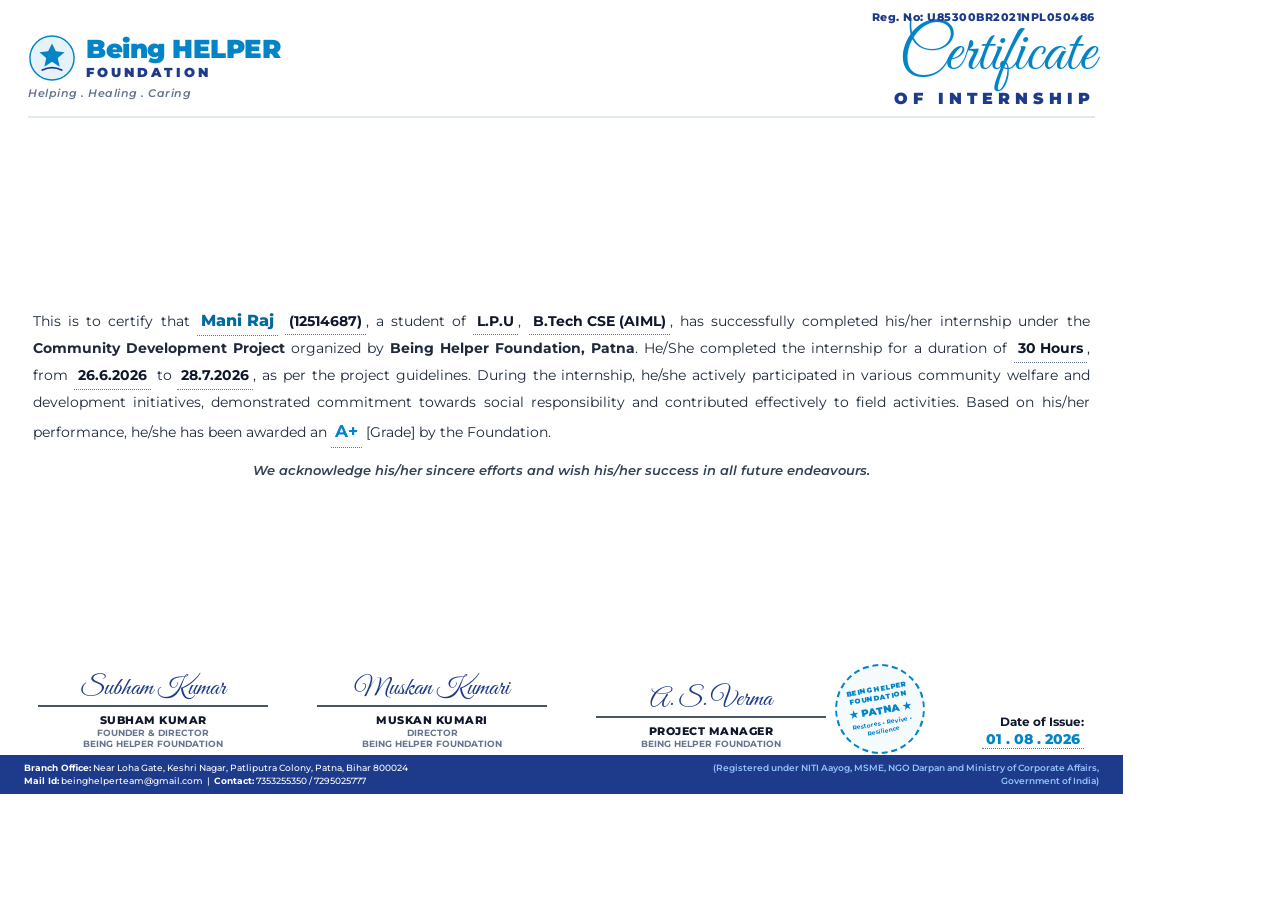
<file: certificates/cert_template_being_helper.html>
<!DOCTYPE html>
<html lang="en">

<head>
  <meta charset="UTF-8">
  <title>Certificate of Internship - Being Helper Foundation</title>
  <style>
    @import url('https://fonts.googleapis.com/css2?family=Cinzel:wght@700;900&family=Great+Vibes&family=Montserrat:wght@400;500;600;700;800;900&family=Playfair+Display:ital,wght@0,700;1,600&display=swap');

    @page {
      size: A4 landscape;
      margin: 0;
    }

    * {
      box-sizing: border-box;
      margin: 0;
      padding: 0;
    }

    body {
      width: 297mm;
      height: 210mm;
      margin: 0;
      background: #ffffff;
      font-family: 'Montserrat', sans-serif;
      color: #1e293b;
      position: relative;
      overflow: hidden;
      -webkit-print-color-adjust: exact;
      print-color-adjust: exact;
    }

    /* Certificate Outer Frame */
    .cert-container {
      width: 100%;
      height: 100%;
      position: relative;
      padding: 22px 28px 45px 28px;
      display: flex;
      flex-direction: column;
      justify-content: space-between;
      background: #ffffff;
    }

    /* Top Right Registration Info */
    .top-reg-no {
      position: absolute;
      top: 10px;
      right: 28px;
      font-size: 11px;
      font-weight: 800;
      color: #1e3a8a;
      letter-spacing: 0.5px;
    }

    /* Header Section */
    .header-section {
      display: flex;
      align-items: center;
      justify-content: space-between;
      margin-top: 5px;
      padding-bottom: 8px;
      border-bottom: 2px solid #e2e8f0;
    }

    .logo-block {
      display: flex;
      flex-direction: column;
      align-items: flex-start;
    }

    .logo-wrapper {
      display: flex;
      align-items: center;
      gap: 10px;
    }

    .logo-icon-svg {
      width: 48px;
      height: 48px;
    }

    .logo-text-box {
      display: flex;
      flex-direction: column;
    }

    .logo-title-main {
      font-size: 26px;
      font-weight: 900;
      line-height: 1;
      color: #0284c7;
      letter-spacing: -0.5px;
    }

    .logo-title-sub {
      font-size: 13px;
      font-weight: 900;
      color: #1e3a8a;
      letter-spacing: 3px;
      margin-top: 2px;
    }

    .logo-tagline {
      font-size: 11px;
      font-weight: 600;
      color: #64748b;
      font-style: italic;
      margin-top: 4px;
      letter-spacing: 0.5px;
    }

    .title-block {
      text-align: right;
    }

    .main-cert-word {
      font-family: 'Great Vibes', cursive;
      font-size: 64px;
      color: #0284c7;
      line-height: 0.9;
      font-weight: normal;
      text-shadow: 1px 1px 0px rgba(0, 0, 0, 0.05);
    }

    .sub-cert-word {
      font-size: 16px;
      font-weight: 900;
      color: #1e3a8a;
      letter-spacing: 5px;
      margin-top: 4px;
    }

    /* Body Content */
    .content-section {
      padding: 10px 5px 0 5px;
      text-align: justify;
      line-height: 1.85;
      font-size: 14px;
      color: #1e293b;
      position: relative;
      z-index: 2;
    }

    .fill-line {
      font-weight: 700;
      color: #0f172a;
      border-bottom: 1.5px dotted #64748b;
      padding: 0 4px;
      display: inline-block;
    }

    .fill-name {
      font-size: 16px;
      font-weight: 800;
      color: #0369a1;
    }

    .fill-grade {
      font-size: 17px;
      font-weight: 900;
      color: #0284c7;
    }

    .closing-note {
      text-align: center;
      font-weight: 600;
      color: #334155;
      font-style: italic;
      margin-top: 10px;
      font-size: 13px;
    }

    /* Signatures & Seal Section */
    .footer-signatures {
      display: flex;
      justify-content: space-between;
      align-items: flex-end;
      margin-top: 15px;
      padding: 0 10px;
      position: relative;
      z-index: 2;
    }

    .sig-col {
      text-align: center;
      width: 22%;
    }

    .sig-handwritten {
      font-family: 'Great Vibes', cursive;
      font-size: 26px;
      color: #1e3a8a;
      line-height: 1;
      margin-bottom: 4px;
    }

    .sig-line-bar {
      width: 100%;
      height: 1.5px;
      background: #475569;
      margin: 4px 0 6px 0;
    }

    .sig-signer-name {
      font-size: 11px;
      font-weight: 800;
      color: #0f172a;
      text-transform: uppercase;
      letter-spacing: 0.5px;
    }

    .sig-signer-role {
      font-size: 9px;
      font-weight: 700;
      color: #64748b;
      text-transform: uppercase;
    }

    /* Circular Stamp Seal */
    .seal-container {
      width: 90px;
      height: 90px;
      border-radius: 50%;
      border: 2px dashed #0284c7;
      display: flex;
      flex-direction: column;
      align-items: center;
      justify-content: center;
      text-align: center;
      color: #0284c7;
      padding: 6px;
      position: absolute;
      right: 170px;
      bottom: -5px;
      background: rgba(2, 132, 199, 0.04);
      transform: rotate(-10deg);
    }

    .seal-text-top {
      font-size: 7px;
      font-weight: 900;
      letter-spacing: 0.5px;
    }

    .seal-center-brand {
      font-size: 10px;
      font-weight: 900;
      margin: 2px 0;
    }

    .seal-text-bottom {
      font-size: 6px;
      font-weight: 700;
    }

    .issue-date-col {
      text-align: right;
      width: 20%;
    }

    .issue-date-label {
      font-size: 12px;
      font-weight: 700;
      color: #0f172a;
    }

    .issue-date-val {
      font-size: 14px;
      font-weight: 800;
      color: #0284c7;
      border-bottom: 1.5px dotted #64748b;
      padding: 0 4px;
      display: inline-block;
    }

    /* Bottom Solid Banner */
    .bottom-info-banner {
      position: absolute;
      bottom: 0;
      left: 0;
      right: 0;
      background: #1e3a8a;
      color: #ffffff;
      padding: 7px 24px;
      display: flex;
      justify-content: space-between;
      align-items: center;
      font-size: 9px;
      font-weight: 500;
      line-height: 1.35;
    }

    .banner-left {
      max-width: 58%;
    }

    .banner-right {
      text-align: right;
      max-width: 40%;
      font-weight: 600;
      color: #93c5fd;
    }
  </style>
</head>

<body>

  <div class="cert-container">
    <!-- Reg No -->
    <div class="top-reg-no">Reg. No: U85300BR2021NPL050486</div>

    <!-- Header -->
    <div class="header-section">
      <div class="logo-block">
        <div class="logo-wrapper">
          <svg class="logo-icon-svg" viewBox="0 0 100 100" fill="none">
            <circle cx="50" cy="50" r="46" fill="#0284c7" fill-opacity="0.1" stroke="#0284c7" stroke-width="3" />
            <path d="M50 20 L58 36 L76 38 L62 50 L66 68 L50 58 L34 68 L38 50 L24 38 L42 36 Z" fill="#0284c7" />
            <path d="M30 75 Q50 65 70 75" stroke="#1e3a8a" stroke-width="4" stroke-linecap="round" />
          </svg>
          <div class="logo-text-box">
            <div class="logo-title-main">Being HELPER</div>
            <div class="logo-title-sub">FOUNDATION</div>
          </div>
        </div>
        <div class="logo-tagline">Helping . Healing . Caring</div>
      </div>

      <div class="title-block">
        <div class="main-cert-word">Certificate</div>
        <div class="sub-cert-word">OF INTERNSHIP</div>
      </div>
    </div>

    <!-- Certificate Body Text -->
    <div class="content-section">
      <p>
        This is to certify that <span class="fill-line fill-name">Mani Raj</span> <span
          class="fill-line">(12514687)</span>, a student of <span class="fill-line">L.P.U</span>, <span
          class="fill-line">B.Tech CSE (AIML)</span>, has successfully completed his/her internship under the
        <strong>Community Development Project</strong> organized by <strong>Being Helper Foundation, Patna</strong>.
        He/She completed the internship for a duration of <span class="fill-line"><strong>30 Hours</strong></span>, from
        <span class="fill-line"><strong>26.6.2026</strong></span> to <span
          class="fill-line"><strong>28.7.2026</strong></span>, as per the project guidelines. During the internship,
        he/she actively participated in various community welfare and development initiatives, demonstrated commitment
        towards social responsibility and contributed effectively to field activities. Based on his/her performance,
        he/she has been awarded an <span class="fill-line fill-grade"><strong>A+</strong></span> [Grade] by the
        Foundation.
      </p>
      <div class="closing-note">
        We acknowledge his/her sincere efforts and wish his/her success in all future endeavours.
      </div>
    </div>

    <!-- Signatures and Date -->
    <div class="footer-signatures">
      <!-- Sig 1 -->
      <div class="sig-col">
        <div class="sig-handwritten">Subham Kumar</div>
        <div class="sig-line-bar"></div>
        <div class="sig-signer-name">Subham Kumar</div>
        <div class="sig-signer-role">Founder & Director<br>Being Helper Foundation</div>
      </div>

      <!-- Sig 2 -->
      <div class="sig-col">
        <div class="sig-handwritten">Muskan Kumari</div>
        <div class="sig-line-bar"></div>
        <div class="sig-signer-name">Muskan Kumari</div>
        <div class="sig-signer-role">Director<br>Being Helper Foundation</div>
      </div>

      <!-- Sig 3 -->
      <div class="sig-col">
        <div class="sig-handwritten">A. S. Verma</div>
        <div class="sig-line-bar"></div>
        <div class="sig-signer-name">Project Manager</div>
        <div class="sig-signer-role">Being Helper Foundation</div>
      </div>

      <!-- Seal Stamp -->
      <div class="seal-container">
        <div class="seal-text-top">BEING HELPER FOUNDATION</div>
        <div class="seal-center-brand">★ PATNA ★</div>
        <div class="seal-text-bottom">Restores • Revive • Resilience</div>
      </div>

      <!-- Date of issue -->
      <div class="issue-date-col">
        <div class="issue-date-label">Date of Issue:</div>
        <div class="issue-date-val">01 . 08 . 2026</div>
      </div>
    </div>

    <!-- Bottom Blue Info Banner -->
    <div class="bottom-info-banner">
      <div class="banner-left">
        <strong>Branch Office:</strong> Near Loha Gate, Keshri Nagar, Patliputra Colony, Patna, Bihar 800024<br>
        <strong>Mail Id:</strong> beinghelperteam@gmail.com &nbsp;|&nbsp; <strong>Contact:</strong> 7353255350 /
        7295025777
      </div>
      <div class="banner-right">
        (Registered under NITI Aayog, MSME, NGO Darpan and Ministry of Corporate Affairs, Government of India)
      </div>
    </div>
  </div>

</body>

</html>
</file>
<file: style.css>
/* ============================================
   MANI RAJ PORTFOLIO - style.css
   ============================================ */

/* --- RESET & ROOT --- */
*,
*::before,
*::after {
  margin: 0;
  padding: 0;
  box-sizing: border-box;
}

:root {
  --bg-deep: #07060f;
  --bg-dark: #0d0b1e;
  --bg-card: #12102a;
  --bg-card2: #0f0e24;
  --purple-deep: #5b21b6;
  --purple-mid: #7c3aed;
  --purple-light: #a855f7;
  --violet: #c084fc;
  --pink: #ec4899;
  --blue-accent: #3b82f6;
  --cyan: #06b6d4;
  --text-primary: #f1f0ff;
  --text-secondary: #b4b0d8;
  --text-muted: #6b6a8c;
  --border: rgba(168, 85, 247, 0.18);
  --glow-purple: rgba(124, 58, 237, 0.35);
  --glow-pink: rgba(236, 72, 153, 0.2);
  --radius-sm: 8px;
  --radius-md: 16px;
  --radius-lg: 24px;
  --radius-xl: 32px;
  --font-main: 'Outfit', sans-serif;
  --font-mono: 'Space Mono', monospace;
  --transition: all 0.3s cubic-bezier(0.4, 0, 0.2, 1);
}

html {
  scroll-behavior: smooth;
}

body {
  font-family: var(--font-main);
  background-color: var(--bg-deep);
  color: var(--text-primary);
  overflow-x: hidden;
  line-height: 1.6;
}

/* --- SCROLLBAR --- */
::-webkit-scrollbar {
  width: 5px;
}

::-webkit-scrollbar-track {
  background: var(--bg-deep);
}

::-webkit-scrollbar-thumb {
  background: var(--purple-mid);
  border-radius: 99px;
}

/* --- SELECTION --- */
::selection {
  background: var(--purple-mid);
  color: #fff;
}

/* ============================================
   NAVBAR
   ============================================ */
.navbar {
  position: fixed;
  top: 0;
  left: 0;
  right: 0;
  z-index: 1000;
  display: flex;
  align-items: center;
  justify-content: space-between;
  padding: 1rem 3rem;
  background: rgba(7, 6, 15, 0.6);
  backdrop-filter: blur(20px);
  border-bottom: 1px solid var(--border);
  transition: var(--transition);
}

.navbar.scrolled {
  padding: 0.7rem 3rem;
  background: rgba(7, 6, 15, 0.9);
}

.nav-brand {
  display: flex;
  align-items: center;
  gap: 0.5rem;
  font-weight: 800;
  font-size: 1.3rem;
  letter-spacing: 1px;
  color: var(--text-primary);
}

.brand-dot {
  width: 10px;
  height: 10px;
  border-radius: 50%;
  background: var(--purple-light);
  box-shadow: 0 0 12px var(--purple-light);
  animation: pulse 2s infinite;
}

@keyframes pulse {

  0%,
  100% {
    transform: scale(1);
    opacity: 1;
  }

  50% {
    transform: scale(1.3);
    opacity: 0.7;
  }
}

.nav-links {
  display: flex;
  list-style: none;
  gap: 0.3rem;
}

.nav-links a {
  text-decoration: none;
  color: var(--text-secondary);
  font-size: 0.95rem;
  font-weight: 500;
  padding: 0.45rem 1rem;
  border-radius: var(--radius-sm);
  transition: var(--transition);
}

.nav-links a:hover,
.nav-links a.active {
  color: var(--text-primary);
  background: rgba(124, 58, 237, 0.15);
}

.nav-cta {
  background: linear-gradient(135deg, var(--purple-mid), var(--pink)) !important;
  color: #fff !important;
  padding: 0.45rem 1.2rem !important;
}

.nav-cta:hover {
  opacity: 0.85;
  transform: translateY(-1px);
}

.hamburger {
  display: none;
  flex-direction: column;
  gap: 5px;
  background: none;
  border: none;
  cursor: pointer;
  padding: 5px;
}

.hamburger span {
  display: block;
  width: 24px;
  height: 2px;
  background: var(--text-primary);
  border-radius: 99px;
  transition: var(--transition);
}

/* ============================================
   HERO
   ============================================ */
.hero {
  position: relative;
  min-height: 100vh;
  display: flex;
  align-items: center;
  padding: 8rem 3rem 4rem;
  overflow: hidden;
  background: linear-gradient(135deg, #07060f 0%, #0d0b1e 50%, #120d2a 100%);
}

.hero::before {
  content: '';
  position: absolute;
  inset: 0;
  background:
    radial-gradient(ellipse 60% 60% at 20% 50%, rgba(124, 58, 237, 0.15) 0%, transparent 70%),
    radial-gradient(ellipse 40% 40% at 80% 20%, rgba(236, 72, 153, 0.1) 0%, transparent 70%),
    radial-gradient(ellipse 30% 30% at 70% 80%, rgba(6, 182, 212, 0.08) 0%, transparent 70%);
  pointer-events: none;
}

.hero-canvas {
  position: absolute;
  inset: 0;
  pointer-events: none;
}

.hero-content {
  position: relative;
  z-index: 2;
  flex: 1;
  max-width: 620px;
}

.hero-badge {
  display: inline-flex;
  align-items: center;
  gap: 0.5rem;
  background: rgba(124, 58, 237, 0.15);
  border: 1px solid rgba(124, 58, 237, 0.3);
  color: var(--violet);
  font-size: 0.85rem;
  font-weight: 500;
  padding: 0.4rem 1rem;
  border-radius: 99px;
  margin-bottom: 1.5rem;
  animation: fadeInDown 0.8s ease both;
}

.badge-dot {
  width: 7px;
  height: 7px;
  border-radius: 50%;
  background: #22c55e;
  box-shadow: 0 0 8px #22c55e;
  animation: pulse 1.5s infinite;
}

.hero-title {
  font-size: clamp(2.5rem, 5vw, 4rem);
  font-weight: 900;
  line-height: 1.1;
  margin-bottom: 1rem;
  animation: fadeInUp 0.8s ease 0.2s both;
}

.gradient-text {
  background: linear-gradient(135deg, var(--purple-light), var(--pink), var(--violet));
  -webkit-background-clip: text;
  -webkit-text-fill-color: transparent;
  background-clip: text;
}

.hero-subtitle {
  font-size: clamp(1.1rem, 2.5vw, 1.4rem);
  font-family: var(--font-mono);
  color: var(--violet);
  margin-bottom: 1.2rem;
  animation: fadeInUp 0.8s ease 0.35s both;
  min-height: 2rem;
}

.cursor {
  animation: blink 1s infinite;
}

@keyframes blink {

  0%,
  100% {
    opacity: 1;
  }

  50% {
    opacity: 0;
  }
}

.hero-desc {
  color: var(--text-secondary);
  font-size: 1rem;
  max-width: 520px;
  line-height: 1.75;
  margin-bottom: 2rem;
  animation: fadeInUp 0.8s ease 0.5s both;
}

.hero-desc strong {
  color: var(--text-primary);
}

.hero-actions {
  display: flex;
  gap: 1rem;
  flex-wrap: wrap;
  margin-bottom: 2.5rem;
  animation: fadeInUp 0.8s ease 0.65s both;
}

.hero-socials {
  display: flex;
  gap: 0.75rem;
  flex-wrap: wrap;
  animation: fadeInUp 0.8s ease 0.8s both;
}

.social-chip {
  display: inline-flex;
  align-items: center;
  gap: 0.4rem;
  padding: 0.4rem 0.9rem;
  background: rgba(255, 255, 255, 0.04);
  border: 1px solid var(--border);
  border-radius: 99px;
  color: var(--text-secondary);
  font-size: 0.82rem;
  font-weight: 500;
  text-decoration: none;
  transition: var(--transition);
}

.social-chip svg {
  width: 14px;
  height: 14px;
}

.social-chip:hover {
  background: rgba(124, 58, 237, 0.2);
  border-color: var(--purple-mid);
  color: var(--text-primary);
  transform: translateY(-2px);
}

/* --- Hero Visual --- */
.hero-visual {
  position: relative;
  flex: 0 0 420px;
  display: flex;
  align-items: center;
  justify-content: center;
  margin-left: 3rem;
  animation: fadeInRight 1s ease 0.4s both;
}

.profile-ring {
  position: relative;
  width: 260px;
  height: 260px;
}

.profile-img-wrapper {
  position: absolute;
  inset: 15px;
  border-radius: 50%;
  overflow: hidden;
  background: linear-gradient(135deg, var(--purple-deep), var(--bg-dark));
  z-index: 2;
  display: flex;
  align-items: center;
  justify-content: center;
}

.profile-photo {
  width: 100%;
  height: 100%;
  object-fit: cover;
  object-position: center top;
  border-radius: 50%;
  border: 2px solid rgba(168, 85, 247, 0.3);
}

.ring {
  position: absolute;
  border-radius: 50%;
  border: 2px solid transparent;
  inset: 0;
}

.ring-1 {
  border-color: var(--purple-mid);
  animation: spin 8s linear infinite;
  border-top-color: transparent;
  border-left-color: transparent;
}

.ring-2 {
  inset: -12px;
  border-color: rgba(236, 72, 153, 0.5);
  animation: spin 14s linear infinite reverse;
  border-right-color: transparent;
  border-bottom-color: transparent;
}

.ring-3 {
  inset: -26px;
  border-color: rgba(6, 182, 212, 0.3);
  animation: spin 20s linear infinite;
  border-top-color: transparent;
}

@keyframes spin {
  from {
    transform: rotate(0deg);
  }

  to {
    transform: rotate(360deg);
  }
}

/* Floating Cards */
.floating-card {
  position: absolute;
  display: flex;
  align-items: center;
  gap: 0.5rem;
  background: rgba(18, 16, 42, 0.85);
  backdrop-filter: blur(12px);
  border: 1px solid var(--border);
  border-radius: var(--radius-md);
  padding: 0.5rem 1rem;
  font-size: 0.85rem;
  font-weight: 600;
  color: var(--text-primary);
  white-space: nowrap;
  box-shadow: 0 8px 32px rgba(0, 0, 0, 0.3);
}

.fc-icon {
  font-size: 1.1rem;
}

.card-python {
  top: -10px;
  right: -40px;
  animation: float 4s ease-in-out infinite;
}

.card-ai {
  bottom: 20px;
  right: -50px;
  animation: float 4.5s ease-in-out infinite 1s;
}

.card-web {
  bottom: -10px;
  left: -40px;
  animation: float 3.8s ease-in-out infinite 0.5s;
}

@keyframes float {

  0%,
  100% {
    transform: translateY(0);
  }

  50% {
    transform: translateY(-10px);
  }
}

/* Scroll indicator */
.scroll-indicator {
  position: absolute;
  bottom: 2.5rem;
  left: 50%;
  transform: translateX(-50%);
  display: flex;
  flex-direction: column;
  align-items: center;
  gap: 0.5rem;
  color: var(--text-muted);
  font-size: 0.75rem;
  letter-spacing: 1px;
  animation: fadeIn 1.5s ease 1.5s both;
}

.scroll-dot {
  width: 6px;
  height: 30px;
  border: 1.5px solid var(--text-muted);
  border-radius: 99px;
  position: relative;
}

.scroll-dot::after {
  content: '';
  position: absolute;
  top: 4px;
  left: 50%;
  transform: translateX(-50%);
  width: 2px;
  height: 8px;
  border-radius: 99px;
  background: var(--purple-light);
  animation: scrollDown 1.5s ease infinite;
}

@keyframes scrollDown {
  0% {
    top: 4px;
    opacity: 1;
  }

  100% {
    top: 16px;
    opacity: 0;
  }
}

/* ============================================
   BUTTONS
   ============================================ */
.btn {
  display: inline-flex;
  align-items: center;
  gap: 0.5rem;
  padding: 0.75rem 1.75rem;
  border-radius: var(--radius-sm);
  font-size: 0.95rem;
  font-weight: 600;
  text-decoration: none;
  transition: var(--transition);
  cursor: pointer;
  border: none;
  font-family: var(--font-main);
}

.btn-primary {
  background: linear-gradient(135deg, var(--purple-mid), var(--pink));
  color: #fff;
  box-shadow: 0 4px 20px rgba(124, 58, 237, 0.4);
}

.btn-primary:hover {
  transform: translateY(-2px);
  box-shadow: 0 8px 30px rgba(124, 58, 237, 0.55);
}

.btn-ghost {
  background: transparent;
  border: 1.5px solid var(--border);
  color: var(--text-secondary);
}

.btn-ghost:hover {
  border-color: var(--purple-light);
  color: var(--text-primary);
  background: rgba(124, 58, 237, 0.1);
  transform: translateY(-2px);
}

.btn-full {
  width: 100%;
  justify-content: center;
}

.btn-full svg {
  width: 18px;
  height: 18px;
}

/* ============================================
   SECTIONS
   ============================================ */
.section {
  padding: 6rem 0;
}

.section-alt {
  background: var(--bg-dark);
}

.container {
  max-width: 1100px;
  margin: 0 auto;
  padding: 0 2rem;
}

.section-label {
  font-size: 0.8rem;
  font-weight: 700;
  letter-spacing: 3px;
  text-transform: uppercase;
  color: var(--purple-light);
  margin-bottom: 0.6rem;
}

.section-title {
  font-size: clamp(2rem, 4vw, 2.8rem);
  font-weight: 800;
  margin-bottom: 3rem;
  color: var(--text-primary);
}

/* ============================================
   ABOUT
   ============================================ */
.about-grid {
  display: grid;
  grid-template-columns: 1.35fr 0.95fr;
  gap: 2.5rem;
  align-items: start;
}

/* Left Column: Engineering Profile Card */
.about-card {
  background: radial-gradient(circle at top right, rgba(30, 27, 75, 0.4), rgba(13, 11, 30, 0.95));
  background-color: var(--bg-card);
  border: 1px solid var(--border);
  border-radius: var(--radius-xl);
  padding: 2.5rem;
  box-shadow: 0 20px 50px rgba(0, 0, 0, 0.5), 0 0 40px rgba(124, 58, 237, 0.08);
  position: relative;
  overflow: hidden;
  backdrop-filter: blur(16px);
}

.about-card::before {
  content: '';
  position: absolute;
  top: 0;
  left: 0;
  right: 0;
  height: 2px;
  background: linear-gradient(90deg, #38bdf8, var(--purple-mid), var(--pink));
}

.about-profile-header {
  display: flex;
  align-items: center;
  gap: 1.25rem;
}

.about-avatar-wrapper {
  position: relative;
  flex-shrink: 0;
}

.about-avatar-img {
  width: 76px;
  height: 76px;
  border-radius: 50%;
  object-fit: cover;
  border: 2.5px solid #38bdf8;
  box-shadow: 0 0 20px rgba(56, 189, 248, 0.35), 0 0 35px rgba(124, 58, 237, 0.2);
  display: block;
}

.about-header-meta {
  display: flex;
  flex-direction: column;
  align-items: flex-start;
}

.about-profile-badge {
  display: inline-flex;
  align-items: center;
  font-family: var(--font-mono);
  font-size: 0.7rem;
  font-weight: 700;
  letter-spacing: 2px;
  text-transform: uppercase;
  color: #60a5fa;
  background: rgba(59, 130, 246, 0.15);
  border: 1px solid rgba(59, 130, 246, 0.35);
  padding: 0.2rem 0.65rem;
  border-radius: 6px;
  margin-bottom: 0.35rem;
}

.about-name {
  font-size: 1.65rem;
  font-weight: 800;
  color: #ffffff;
  line-height: 1.2;
  margin: 0 0 0.2rem;
  letter-spacing: -0.5px;
}

.about-subtitle {
  color: #38bdf8;
  font-size: 0.9rem;
  font-weight: 500;
  display: flex;
  align-items: center;
  gap: 0.4rem;
}

.bullet-sep {
  color: #60a5fa;
  font-size: 0.8rem;
}

.about-divider {
  border: none;
  height: 1px;
  background: rgba(255, 255, 255, 0.08);
  margin: 1.5rem 0;
}

.about-headline {
  font-size: clamp(1.35rem, 2.2vw, 1.7rem);
  font-weight: 800;
  color: #ffffff;
  line-height: 1.35;
  margin-bottom: 1.25rem;
  letter-spacing: -0.4px;
}

.about-story p {
  color: #94a3b8;
  font-size: 0.95rem;
  line-height: 1.8;
  margin-bottom: 1rem;
}

.about-story p:last-child {
  margin-bottom: 0;
}

.about-story strong {
  color: #f1f5f9;
  font-weight: 700;
}

.about-competencies {
  margin-top: 0.5rem;
}

.competencies-title {
  font-size: 1.05rem;
  font-weight: 700;
  color: #ffffff;
  margin-bottom: 1rem;
  letter-spacing: -0.2px;
}

.competencies-grid {
  display: flex;
  flex-wrap: wrap;
  gap: 0.6rem;
}

.competency-pill {
  display: inline-flex;
  align-items: center;
  gap: 0.45rem;
  background: rgba(26, 24, 54, 0.85);
  border: 1px solid rgba(168, 85, 247, 0.22);
  color: #cbd5e1;
  font-size: 0.86rem;
  font-weight: 500;
  padding: 0.45rem 1rem;
  border-radius: 9999px;
  transition: var(--transition);
  cursor: default;
  user-select: none;
}

.competency-pill:hover {
  background: rgba(124, 58, 237, 0.25);
  border-color: rgba(56, 189, 248, 0.5);
  color: #ffffff;
  transform: translateY(-2px);
  box-shadow: 0 4px 15px rgba(124, 58, 237, 0.25);
}

.comp-icon {
  font-size: 0.95rem;
}

.about-info-grid {
  display: grid;
  grid-template-columns: 1fr 1fr;
  gap: 0.85rem;
  margin-top: 1.5rem;
}

.info-item {
  display: flex;
  flex-direction: column;
  gap: 0.2rem;
  background: rgba(18, 16, 42, 0.6);
  border: 1px solid var(--border);
  border-radius: var(--radius-sm);
  padding: 0.75rem 0.9rem;
  transition: var(--transition);
}

.info-item:hover {
  border-color: var(--purple-mid);
  background: rgba(124, 58, 237, 0.1);
}

.info-label {
  font-size: 0.72rem;
  color: var(--text-muted);
  font-weight: 500;
}

.info-value {
  font-size: 0.85rem;
  color: var(--text-primary);
  font-weight: 600;
  word-break: break-all;
}

/* Right Column: Stats Cards */
.about-stats {
  display: grid;
  grid-template-columns: 1fr 1fr;
  gap: 1.25rem;
  position: sticky;
  top: 6rem;
}

.stat-card {
  background: var(--bg-card);
  border: 1px solid var(--border);
  border-radius: var(--radius-md);
  padding: 2.2rem 1.5rem;
  text-align: center;
  transition: var(--transition);
  position: relative;
  overflow: hidden;
}

.stat-card::before {
  content: '';
  position: absolute;
  top: 0;
  left: 0;
  right: 0;
  height: 2px;
  background: linear-gradient(90deg, var(--purple-mid), var(--pink));
  transform: scaleX(0);
  transition: transform 0.3s ease;
}

.stat-card:hover::before {
  transform: scaleX(1);
}

.stat-card:hover {
  border-color: var(--purple-mid);
  transform: translateY(-4px);
}

.stat-number {
  font-size: 2.2rem;
  font-weight: 900;
  background: linear-gradient(135deg, var(--purple-light), var(--pink));
  -webkit-background-clip: text;
  -webkit-text-fill-color: transparent;
  background-clip: text;
}

.stat-label {
  font-size: 0.85rem;
  color: var(--text-muted);
  margin-top: 0.35rem;
  font-weight: 500;
}

@media (max-width: 1024px) {
  .about-grid {
    grid-template-columns: 1fr;
    gap: 2.5rem;
  }

  .about-stats {
    position: static;
  }
}

@media (max-width: 768px) {
  .about-card {
    padding: 1.75rem 1.25rem;
  }

  .about-profile-header {
    flex-direction: column;
    align-items: flex-start;
    gap: 0.85rem;
  }

  .about-info-grid {
    grid-template-columns: 1fr;
  }
}

/* ============================================
   EDUCATION / TIMELINE
   ============================================ */
.timeline {
  position: relative;
  padding-left: 2rem;
}

.timeline::before {
  content: '';
  position: absolute;
  left: 0;
  top: 0;
  bottom: 0;
  width: 2px;
  background: linear-gradient(to bottom, var(--purple-mid), transparent);
}

.timeline-item {
  position: relative;
  margin-bottom: 2rem;
}

.timeline-dot {
  position: absolute;
  left: -2rem;
  top: 1.5rem;
  width: 14px;
  height: 14px;
  border-radius: 50%;
  background: var(--purple-mid);
  border: 3px solid var(--bg-deep);
  box-shadow: 0 0 15px var(--purple-mid);
  transform: translateX(-50%);
}

.timeline-card {
  background: var(--bg-card2);
  border: 1px solid var(--border);
  border-radius: var(--radius-lg);
  padding: 2rem;
  transition: var(--transition);
}

.timeline-card:hover {
  border-color: var(--purple-mid);
  transform: translateX(4px);
}

.tc-header {
  display: flex;
  align-items: flex-start;
  gap: 1rem;
  margin-bottom: 1rem;
}

.tc-icon {
  font-size: 2rem;
}

.tc-header h3 {
  font-size: 1.15rem;
  font-weight: 700;
  color: var(--text-primary);
}

.tc-specialization {
  font-size: 0.88rem;
  color: var(--violet);
  margin-top: 0.2rem;
}

.tc-meta {
  display: flex;
  gap: 1.5rem;
  flex-wrap: wrap;
  margin-bottom: 1.5rem;
}

.tc-university {
  color: var(--purple-light);
  font-weight: 600;
  font-size: 0.92rem;
}

.tc-year {
  background: rgba(124, 58, 237, 0.15);
  border: 1px solid rgba(124, 58, 237, 0.3);
  color: var(--violet);
  font-size: 0.82rem;
  font-weight: 600;
  padding: 0.2rem 0.7rem;
  border-radius: 99px;
}

.tc-coursework h4 {
  font-size: 0.78rem;
  text-transform: uppercase;
  letter-spacing: 2px;
  color: var(--text-muted);
  margin-bottom: 0.75rem;
}

.course-tags {
  display: flex;
  flex-wrap: wrap;
  gap: 0.5rem;
}

.course-tags span {
  padding: 0.3rem 0.75rem;
  border-radius: 99px;
  background: rgba(168, 85, 247, 0.1);
  border: 1px solid rgba(168, 85, 247, 0.25);
  color: var(--text-secondary);
  font-size: 0.82rem;
}

/* ============================================
   SKILLS
   ============================================ */
.skills-grid {
  display: grid;
  grid-template-columns: repeat(2, 1fr);
  gap: 1.5rem;
}

.skill-category {
  background: var(--bg-card);
  border: 1px solid var(--border);
  border-radius: var(--radius-lg);
  padding: 1.75rem;
  transition: var(--transition);
}

.skill-category:hover {
  border-color: var(--purple-mid);
}

.skill-cat-header {
  display: flex;
  align-items: center;
  gap: 0.75rem;
  margin-bottom: 1.5rem;
}

.skill-cat-icon {
  font-size: 1.4rem;
}

.skill-cat-header h3 {
  font-size: 1rem;
  font-weight: 700;
}

.skill-items {
  display: flex;
  flex-direction: column;
  gap: 1rem;
}

.skill-item {}

.skill-info {
  display: flex;
  justify-content: space-between;
  align-items: center;
  margin-bottom: 0.4rem;
}

.skill-name {
  font-size: 0.9rem;
  font-weight: 600;
  color: var(--text-primary);
}

.skill-tag {
  font-size: 0.72rem;
  font-weight: 600;
  padding: 0.15rem 0.6rem;
  border-radius: 99px;
  background: rgba(124, 58, 237, 0.15);
  border: 1px solid rgba(124, 58, 237, 0.3);
  color: var(--violet);
}

.skill-bar {
  height: 6px;
  background: rgba(255, 255, 255, 0.06);
  border-radius: 99px;
  overflow: hidden;
}

.skill-fill {
  height: 100%;
  width: 0%;
  background: linear-gradient(90deg, var(--purple-mid), var(--pink));
  border-radius: 99px;
  transition: width 1.2s cubic-bezier(0.4, 0, 0.2, 1);
  box-shadow: 0 0 8px rgba(124, 58, 237, 0.5);
}

/* ============================================
   PROJECTS
   ============================================ */
.projects-grid {
  display: grid;
  grid-template-columns: repeat(auto-fit, minmax(320px, 1fr));
  gap: 1.75rem;
}

.project-card {
  position: relative;
  overflow: hidden;
  background: var(--bg-card2);
  border: 1px solid var(--border);
  border-radius: var(--radius-lg);
  padding: 0;
  transition: transform 0.35s cubic-bezier(0.4, 0, 0.2, 1), border-color 0.35s ease, box-shadow 0.35s ease;
  display: flex;
  flex-direction: column;
  box-shadow: 0 10px 30px rgba(0, 0, 0, 0.35);
}

.project-card:hover {
  border-color: rgba(168, 85, 247, 0.6);
  transform: translateY(-8px);
  box-shadow: 0 20px 45px rgba(0, 0, 0, 0.55), 0 0 30px rgba(124, 58, 237, 0.2);
}

.project-glow {
  position: absolute;
  top: 0;
  left: 0;
  right: 0;
  height: 3px;
  background: linear-gradient(90deg, #38bdf8, var(--purple-mid), var(--pink));
  opacity: 0;
  z-index: 2;
  transition: opacity 0.3s ease;
}

.project-card:hover .project-glow {
  opacity: 1;
}

/* Project Image Header Banner */
.project-img-wrapper {
  position: relative;
  width: 100%;
  height: 200px;
  overflow: hidden;
  background: #090818;
  border-bottom: 1px solid rgba(168, 85, 247, 0.15);
}

.project-img {
  width: 100%;
  height: 100%;
  object-fit: cover;
  object-position: top center;
  transition: transform 0.5s cubic-bezier(0.4, 0, 0.2, 1), filter 0.4s ease;
  display: block;
}

.project-card:hover .project-img {
  transform: scale(1.06);
}

.project-img-overlay {
  position: absolute;
  inset: 0;
  background: linear-gradient(180deg, rgba(7, 6, 15, 0.05) 0%, rgba(15, 14, 36, 0.65) 100%);
  pointer-events: none;
  transition: opacity 0.3s ease;
}

.project-card:hover .project-img-overlay {
  background: linear-gradient(180deg, rgba(7, 6, 15, 0) 0%, rgba(15, 14, 36, 0.45) 100%);
}

/* Project Card Content Body */
.project-card-body {
  padding: 1.5rem 1.6rem 1.6rem;
  display: flex;
  flex-direction: column;
  flex: 1;
}

.project-header {
  display: flex;
  justify-content: space-between;
  align-items: flex-start;
  margin-bottom: 0.85rem;
}

.project-icon {
  font-size: 1.8rem;
  line-height: 1;
}

.project-tags {
  display: flex;
  gap: 0.35rem;
  flex-wrap: wrap;
  justify-content: flex-end;
}

.project-tags span {
  font-size: 0.72rem;
  font-weight: 600;
  padding: 0.2rem 0.55rem;
  border-radius: 99px;
  background: rgba(124, 58, 237, 0.12);
  border: 1px solid rgba(124, 58, 237, 0.25);
  color: var(--violet);
}

.project-date {
  font-size: 0.76rem;
  font-family: var(--font-mono);
  color: var(--purple-light);
  font-weight: 600;
  margin-bottom: 0.35rem;
  letter-spacing: 0.5px;
}

.project-card h3 {
  font-size: 1.15rem;
  font-weight: 700;
  color: #ffffff;
  margin-bottom: 0.75rem;
  line-height: 1.35;
}

.project-card p {
  font-size: 0.88rem;
  color: var(--text-secondary);
  flex: 1;
  line-height: 1.7;
}

.project-footer {
  margin-top: 1.4rem;
  padding-top: 1rem;
  border-top: 1px solid rgba(255, 255, 255, 0.06);
  display: flex;
  align-items: center;
  justify-content: space-between;
}

.project-link {
  display: inline-flex;
  align-items: center;
  gap: 0.4rem;
  font-size: 0.88rem;
  font-weight: 600;
  color: #38bdf8;
  text-decoration: none;
  transition: var(--transition);
}

.project-link:hover {
  color: #f472b6;
  transform: translateX(3px);
}

.project-status {
  display: inline-block;
  font-size: 0.78rem;
  font-weight: 600;
  padding: 0.25rem 0.75rem;
  border-radius: 99px;
  background: rgba(234, 179, 8, 0.1);
  border: 1px solid rgba(234, 179, 8, 0.3);
  color: #eab308;
}

.coming-soon {
  opacity: 0.75;
}

/* ============================================
   CONTACT
   ============================================ */
.contact-subtitle {
  color: var(--text-secondary);
  max-width: 550px;
  margin-bottom: 3rem;
  font-size: 1rem;
  line-height: 1.7;
}

.contact-grid {
  display: grid;
  grid-template-columns: 1fr 1fr;
  gap: 3rem;
}

.contact-cards {
  display: flex;
  flex-direction: column;
  gap: 1rem;
}

.contact-card {
  display: flex;
  align-items: center;
  gap: 1rem;
  background: var(--bg-card);
  border: 1px solid var(--border);
  border-radius: var(--radius-md);
  padding: 1.2rem 1.5rem;
  text-decoration: none;
  transition: var(--transition);
}

.contact-card:hover {
  border-color: var(--purple-mid);
  transform: translateX(4px);
  background: rgba(124, 58, 237, 0.08);
}

.cc-icon {
  font-size: 1.5rem;
}

.cc-label {
  font-size: 0.78rem;
  color: var(--text-muted);
  font-weight: 500;
  margin-bottom: 0.1rem;
}

.cc-value {
  font-size: 0.9rem;
  color: var(--text-primary);
  font-weight: 600;
  word-break: break-all;
}

/* Contact Form */
.contact-form {
  display: flex;
  flex-direction: column;
  gap: 1.25rem;
}

.form-group {
  display: flex;
  flex-direction: column;
  gap: 0.4rem;
}

.form-group label {
  font-size: 0.82rem;
  font-weight: 600;
  color: var(--text-secondary);
}

.form-group input,
.form-group textarea {
  background: var(--bg-card);
  border: 1px solid var(--border);
  border-radius: var(--radius-sm);
  color: var(--text-primary);
  font-family: var(--font-main);
  font-size: 0.9rem;
  padding: 0.8rem 1rem;
  transition: var(--transition);
  resize: vertical;
  outline: none;
}

.form-group input:focus,
.form-group textarea:focus {
  border-color: var(--purple-mid);
  box-shadow: 0 0 0 3px rgba(124, 58, 237, 0.15);
}

.form-group input::placeholder,
.form-group textarea::placeholder {
  color: var(--text-muted);
}

/* ============================================
   LIVE DEMOS SHOWCASE
   ============================================ */
.section-intro {
  color: var(--text-secondary);
  max-width: 680px;
  font-size: 1.02rem;
  margin-bottom: 2rem;
  line-height: 1.7;
}

.demo-filter-bar {
  display: flex;
  gap: 0.75rem;
  flex-wrap: wrap;
  margin-bottom: 2rem;
}

.demo-filter-btn {
  display: inline-flex;
  align-items: center;
  gap: 0.5rem;
  padding: 0.55rem 1.15rem;
  border-radius: 99px;
  background: var(--bg-card);
  border: 1px solid var(--border);
  color: var(--text-secondary);
  font-size: 0.88rem;
  font-weight: 600;
  font-family: var(--font-main);
  cursor: pointer;
  transition: var(--transition);
}

.demo-filter-btn:hover {
  color: var(--text-primary);
  border-color: var(--purple-light);
  background: rgba(124, 58, 237, 0.12);
  transform: translateY(-1px);
}

.demo-filter-btn.active {
  background: linear-gradient(135deg, rgba(124, 58, 237, 0.25), rgba(236, 72, 153, 0.25));
  border-color: var(--purple-light);
  color: #fff;
  box-shadow: 0 0 15px rgba(124, 58, 237, 0.3);
}

.filter-count {
  font-size: 0.75rem;
  padding: 0.1rem 0.45rem;
  border-radius: 99px;
  background: rgba(255, 255, 255, 0.1);
  color: var(--text-primary);
}

.demo-showcase-layout {
  display: grid;
  grid-template-columns: 360px 1fr;
  gap: 2rem;
  align-items: stretch;
}

/* Sidebar List */
.demo-sidebar {
  display: flex;
  flex-direction: column;
  gap: 1rem;
  max-height: 640px;
  overflow-y: auto;
  padding-right: 0.5rem;
}

.demo-sidebar::-webkit-scrollbar {
  width: 4px;
}

.demo-sidebar::-webkit-scrollbar-thumb {
  background: rgba(168, 85, 247, 0.3);
  border-radius: 99px;
}

.demo-tab-card {
  background: var(--bg-card);
  border: 1px solid var(--border);
  border-radius: var(--radius-md);
  padding: 1.25rem 1.4rem;
  cursor: pointer;
  transition: var(--transition);
  position: relative;
  overflow: hidden;
}

.demo-tab-card::before {
  content: '';
  position: absolute;
  top: 0;
  left: 0;
  bottom: 0;
  width: 4px;
  background: linear-gradient(to bottom, var(--purple-light), var(--pink));
  opacity: 0;
  transition: opacity 0.3s ease;
}

.demo-tab-card:hover {
  border-color: var(--purple-mid);
  transform: translateX(4px);
  background: rgba(124, 58, 237, 0.08);
}

.demo-tab-card.active {
  border-color: var(--purple-light);
  background: linear-gradient(135deg, rgba(124, 58, 237, 0.18), rgba(18, 16, 42, 0.95));
  box-shadow: 0 4px 20px rgba(124, 58, 237, 0.22);
}

.demo-tab-card.active::before {
  opacity: 1;
}

.dtc-top {
  display: flex;
  justify-content: space-between;
  align-items: center;
  margin-bottom: 0.6rem;
}

.dtc-icon {
  font-size: 1.5rem;
}

.dtc-badge {
  font-size: 0.72rem;
  font-weight: 700;
  text-transform: uppercase;
  letter-spacing: 0.5px;
  padding: 0.2rem 0.6rem;
  border-radius: 99px;
}

.badge-ai {
  background: rgba(236, 72, 153, 0.15);
  border: 1px solid rgba(236, 72, 153, 0.35);
  color: #f472b6;
}

.badge-algo {
  background: rgba(59, 130, 246, 0.15);
  border: 1px solid rgba(59, 130, 246, 0.35);
  color: #60a5fa;
}

.badge-web {
  background: rgba(6, 182, 212, 0.15);
  border: 1px solid rgba(6, 182, 212, 0.35);
  color: #22d3ee;
}

.dtc-title {
  font-size: 1.02rem;
  font-weight: 700;
  color: var(--text-primary);
  margin-bottom: 0.4rem;
}

.dtc-desc {
  font-size: 0.83rem;
  color: var(--text-secondary);
  line-height: 1.5;
  margin-bottom: 0.75rem;
}

.dtc-tech {
  display: flex;
  gap: 0.35rem;
  flex-wrap: wrap;
}

.dtc-tech span {
  font-size: 0.68rem;
  font-weight: 600;
  padding: 0.15rem 0.45rem;
  border-radius: 4px;
  background: rgba(255, 255, 255, 0.05);
  border: 1px solid rgba(255, 255, 255, 0.1);
  color: var(--violet);
}

/* ============================================
   BROWSER MOCKUP CONSOLE
   ============================================ */
.demo-console-wrapper {
  position: relative;
  display: flex;
  flex-direction: column;
}

.demo-browser-frame {
  background: var(--bg-card2);
  border: 1px solid rgba(168, 85, 247, 0.35);
  border-radius: var(--radius-lg);
  box-shadow: 0 15px 45px rgba(0, 0, 0, 0.5), 0 0 35px rgba(124, 58, 237, 0.15);
  overflow: hidden;
  display: flex;
  flex-direction: column;
  min-height: 640px;
  transition: var(--transition);
}

/* Mobile Preview Mode */
.demo-browser-frame.is-mobile {
  max-width: 420px;
  margin: 0 auto;
  border-radius: 36px;
  border: 8px solid #1f1b3d;
  box-shadow: 0 20px 60px rgba(0, 0, 0, 0.7), 0 0 30px rgba(124, 58, 237, 0.25);
}

.browser-header {
  display: flex;
  align-items: center;
  justify-content: space-between;
  padding: 0.8rem 1.25rem;
  background: rgba(7, 6, 15, 0.85);
  border-bottom: 1px solid var(--border);
  gap: 1rem;
}

.browser-dots {
  display: flex;
  align-items: center;
  gap: 6px;
}

.dot-btn {
  width: 11px;
  height: 11px;
  border-radius: 50%;
  cursor: pointer;
  display: inline-block;
  transition: transform 0.2s ease;
}

.dot-btn:hover {
  transform: scale(1.15);
}

.dot-red {
  background: #ff5f56;
}

.dot-yellow {
  background: #ffbd2e;
}

.dot-green {
  background: #27c93f;
}

.browser-address-bar {
  flex: 1;
  max-width: 460px;
  display: flex;
  align-items: center;
  gap: 0.4rem;
  background: rgba(255, 255, 255, 0.05);
  border: 1px solid rgba(255, 255, 255, 0.08);
  border-radius: 99px;
  padding: 0.35rem 0.85rem;
  font-family: var(--font-mono);
  font-size: 0.76rem;
  color: var(--text-secondary);
}

.ssl-lock {
  font-size: 0.75rem;
}

.url-protocol {
  color: var(--text-muted);
}

.url-domain {
  color: var(--text-primary);
  font-weight: 600;
  white-space: nowrap;
  overflow: hidden;
  text-overflow: ellipsis;
}

.url-reload-btn {
  background: none;
  border: none;
  color: var(--text-muted);
  cursor: pointer;
  display: flex;
  align-items: center;
  padding: 2px;
  margin-left: auto;
  transition: var(--transition);
}

.url-reload-btn:hover {
  color: var(--purple-light);
  transform: rotate(180deg);
}

.browser-actions {
  display: flex;
  align-items: center;
  gap: 0.6rem;
}

.device-switcher {
  display: flex;
  background: rgba(255, 255, 255, 0.04);
  border: 1px solid var(--border);
  border-radius: 8px;
  padding: 2px;
}

.dev-btn {
  background: none;
  border: none;
  font-size: 0.82rem;
  padding: 0.25rem 0.45rem;
  border-radius: 5px;
  cursor: pointer;
  opacity: 0.6;
  transition: var(--transition);
}

.dev-btn.active,
.dev-btn:hover {
  opacity: 1;
  background: rgba(124, 58, 237, 0.3);
}

.live-pill {
  display: inline-flex;
  align-items: center;
  gap: 0.35rem;
  font-size: 0.72rem;
  font-weight: 700;
  text-transform: uppercase;
  color: #22c55e;
  background: rgba(34, 197, 94, 0.12);
  border: 1px solid rgba(34, 197, 94, 0.25);
  padding: 0.22rem 0.6rem;
  border-radius: 99px;
}

.live-blink {
  width: 6px;
  height: 6px;
  border-radius: 50%;
  background: #22c55e;
  box-shadow: 0 0 8px #22c55e;
  animation: pulse 1.2s infinite;
}

.modal-expand-btn {
  background: rgba(255, 255, 255, 0.05);
  border: 1px solid var(--border);
  color: var(--text-secondary);
  border-radius: 8px;
  padding: 0.35rem 0.55rem;
  cursor: pointer;
  display: flex;
  align-items: center;
  justify-content: center;
  transition: var(--transition);
}

.modal-expand-btn:hover {
  color: #fff;
  border-color: var(--purple-light);
  background: rgba(124, 58, 237, 0.25);
}

/* Browser Viewport */
.browser-viewport {
  position: relative;
  flex: 1;
  background: #09081a;
  padding: 1.75rem;
  display: flex;
  flex-direction: column;
  overflow-y: auto;
}

.demo-screen {
  display: none;
  animation: fadeIn 0.35s ease;
  width: 100%;
}

.demo-screen.active {
  display: block;
}

.demo-screen-header {
  display: flex;
  justify-content: space-between;
  align-items: flex-start;
  margin-bottom: 1.25rem;
  gap: 1rem;
  flex-wrap: wrap;
}

.dsh-left h3 {
  font-size: 1.2rem;
  font-weight: 800;
  color: var(--text-primary);
  margin-bottom: 0.25rem;
}

.dsh-left p {
  font-size: 0.85rem;
  color: var(--text-secondary);
}

.model-badge {
  font-size: 0.75rem;
  font-family: var(--font-mono);
  background: rgba(124, 58, 237, 0.15);
  border: 1px solid rgba(124, 58, 237, 0.3);
  color: var(--violet);
  padding: 0.3rem 0.75rem;
  border-radius: 99px;
  white-space: nowrap;
}

/* ============================================
   DEMO 1: AI NLP STYLES
   ============================================ */
.nlp-presets {
  display: flex;
  align-items: center;
  gap: 0.5rem;
  flex-wrap: wrap;
  margin-bottom: 1rem;
}

.presets-label {
  font-size: 0.78rem;
  font-weight: 600;
  color: var(--text-muted);
}

.nlp-preset-btn {
  background: rgba(255, 255, 255, 0.04);
  border: 1px solid var(--border);
  color: var(--text-secondary);
  font-size: 0.75rem;
  font-weight: 500;
  padding: 0.3rem 0.7rem;
  border-radius: 99px;
  cursor: pointer;
  transition: var(--transition);
}

.nlp-preset-btn:hover {
  background: rgba(124, 58, 237, 0.2);
  border-color: var(--purple-light);
  color: #fff;
}

.nlp-input-wrapper {
  background: var(--bg-card);
  border: 1px solid var(--border);
  border-radius: var(--radius-md);
  padding: 1rem;
  margin-bottom: 1.5rem;
  transition: var(--transition);
}

.nlp-input-wrapper:focus-within {
  border-color: var(--purple-light);
  box-shadow: 0 0 0 3px rgba(124, 58, 237, 0.15);
}

.nlp-input-wrapper textarea {
  width: 100%;
  background: none;
  border: none;
  color: var(--text-primary);
  font-family: var(--font-main);
  font-size: 0.92rem;
  line-height: 1.6;
  resize: vertical;
  outline: none;
}

.nlp-input-actions {
  display: flex;
  justify-content: space-between;
  align-items: center;
  margin-top: 0.75rem;
  padding-top: 0.75rem;
  border-top: 1px solid rgba(255, 255, 255, 0.06);
}

.char-count {
  font-size: 0.75rem;
  color: var(--text-muted);
  font-family: var(--font-mono);
}

.nlp-results-grid {
  display: grid;
  grid-template-columns: 1fr 1fr 1fr;
  gap: 1rem;
}

.nlp-card {
  background: var(--bg-card);
  border: 1px solid var(--border);
  border-radius: var(--radius-md);
  padding: 1.25rem;
  display: flex;
  flex-direction: column;
}

.nlp-card-title {
  font-size: 0.78rem;
  text-transform: uppercase;
  letter-spacing: 1.5px;
  font-weight: 700;
  color: var(--text-muted);
  margin-bottom: 1rem;
}

.sentiment-meter-box {
  text-align: center;
  margin-bottom: 1rem;
}

.sentiment-emoji {
  font-size: 2.2rem;
  margin-bottom: 0.3rem;
}

.sentiment-label-text {
  font-size: 1.05rem;
  font-weight: 800;
  color: var(--text-primary);
}

.sentiment-score-badge {
  font-size: 0.78rem;
  font-family: var(--font-mono);
  font-weight: 600;
  color: #10b981;
  margin-top: 0.2rem;
}

.sentiment-bar-track {
  height: 8px;
  background: rgba(255, 255, 255, 0.08);
  border-radius: 99px;
  overflow: hidden;
  margin-bottom: 0.5rem;
}

.sentiment-bar-fill {
  height: 100%;
  border-radius: 99px;
  transition: width 0.6s cubic-bezier(0.4, 0, 0.2, 1), background 0.4s ease;
}

.sentiment-ticks {
  display: flex;
  justify-content: space-between;
  font-size: 0.65rem;
  color: var(--text-muted);
  font-family: var(--font-mono);
}

/* Emotion Breakdown */
.emotion-bars {
  display: flex;
  flex-direction: column;
  gap: 0.7rem;
}

.emo-row {
  display: flex;
  align-items: center;
  gap: 0.6rem;
}

.emo-name {
  font-size: 0.78rem;
  font-weight: 600;
  color: var(--text-secondary);
  width: 95px;
}

.emo-track {
  flex: 1;
  height: 6px;
  background: rgba(255, 255, 255, 0.08);
  border-radius: 99px;
  overflow: hidden;
}

.emo-fill {
  height: 100%;
  border-radius: 99px;
  transition: width 0.6s cubic-bezier(0.4, 0, 0.2, 1);
}

.emo-joy {
  background: linear-gradient(90deg, #ec4899, #f43f5e);
}

.emo-conf {
  background: linear-gradient(90deg, #7c3aed, #a855f7);
}

.emo-neut {
  background: linear-gradient(90deg, #64748b, #94a3b8);
}

.emo-energy {
  background: linear-gradient(90deg, #f59e0b, #eab308);
}

.emo-val {
  font-size: 0.72rem;
  font-family: var(--font-mono);
  font-weight: 600;
  color: var(--text-primary);
  width: 32px;
  text-align: right;
}

/* Token Pills */
.tokens-pill-list {
  display: flex;
  flex-wrap: wrap;
  gap: 0.4rem;
  flex: 1;
  align-content: flex-start;
  margin-bottom: 1rem;
}

.token-tag {
  font-size: 0.75rem;
  font-weight: 600;
  padding: 0.25rem 0.6rem;
  border-radius: 6px;
}

.token-tag.pos {
  background: rgba(16, 185, 129, 0.15);
  border: 1px solid rgba(16, 185, 129, 0.35);
  color: #34d399;
}

.token-tag.neg {
  background: rgba(239, 68, 68, 0.15);
  border: 1px solid rgba(239, 68, 68, 0.35);
  color: #f87171;
}

.token-tag.tech {
  background: rgba(124, 58, 237, 0.15);
  border: 1px solid rgba(124, 58, 237, 0.35);
  color: var(--violet);
}

.token-stats-footer {
  display: flex;
  justify-content: space-between;
  padding-top: 0.75rem;
  border-top: 1px solid rgba(255, 255, 255, 0.06);
  font-size: 0.75rem;
  color: var(--text-muted);
}

.token-stats-footer strong {
  color: var(--text-primary);
}

/* ============================================
   DEMO 2: DSA SORTING STYLES
   ============================================ */
.dsa-telemetry {
  display: flex;
  gap: 0.85rem;
  flex-wrap: wrap;
}

.tel-item {
  font-size: 0.78rem;
  font-family: var(--font-mono);
  background: rgba(255, 255, 255, 0.04);
  border: 1px solid var(--border);
  padding: 0.25rem 0.65rem;
  border-radius: 6px;
  color: var(--text-secondary);
}

.tel-item strong {
  color: var(--violet);
}

.dsa-controls-bar {
  display: flex;
  align-items: center;
  justify-content: space-between;
  gap: 1rem;
  background: var(--bg-card);
  border: 1px solid var(--border);
  border-radius: var(--radius-md);
  padding: 0.85rem 1.25rem;
  margin-bottom: 1.25rem;
  flex-wrap: wrap;
}

.ctrl-group {
  display: flex;
  align-items: center;
  gap: 0.6rem;
}

.ctrl-group label {
  font-size: 0.8rem;
  font-weight: 600;
  color: var(--text-secondary);
  white-space: nowrap;
}

.dsa-select {
  background: #09081a;
  border: 1px solid var(--border);
  color: var(--text-primary);
  font-family: var(--font-main);
  font-size: 0.82rem;
  font-weight: 600;
  padding: 0.4rem 0.8rem;
  border-radius: var(--radius-sm);
  outline: none;
  cursor: pointer;
}

.dsa-select:focus {
  border-color: var(--purple-light);
}

.dsa-slider {
  accent-color: var(--purple-mid);
  cursor: pointer;
  height: 6px;
}

.ctrl-btns {
  display: flex;
  gap: 0.5rem;
}

.btn-xs {
  padding: 0.3rem 0.65rem !important;
  font-size: 0.75rem !important;
}

.dsa-chart-container {
  height: 250px;
  background: #060513;
  border: 1px solid var(--border);
  border-radius: var(--radius-md);
  padding: 1.25rem 1rem 0;
  display: flex;
  align-items: flex-end;
  justify-content: space-evenly;
  gap: 4px;
  position: relative;
  overflow: hidden;
  margin-bottom: 1rem;
}

.dsa-bar {
  flex: 1;
  background: linear-gradient(to top, #5b21b6, #a855f7);
  border-radius: 4px 4px 0 0;
  transition: height 0.15s ease, background 0.15s ease, box-shadow 0.15s ease;
  position: relative;
  min-width: 4px;
}

.dsa-bar.comparing {
  background: linear-gradient(to top, #d97706, #fbbf24) !important;
  box-shadow: 0 0 10px rgba(251, 191, 36, 0.8);
  transform: scaleY(1.03);
}

.dsa-bar.swapping {
  background: linear-gradient(to top, #dc2626, #f87171) !important;
  box-shadow: 0 0 12px rgba(248, 113, 113, 0.9);
}

.dsa-bar.sorted {
  background: linear-gradient(to top, #059669, #34d399) !important;
}

.dsa-bar.pivot {
  background: linear-gradient(to top, #2563eb, #60a5fa) !important;
  box-shadow: 0 0 10px rgba(96, 165, 250, 0.8);
}

.dsa-legend {
  display: flex;
  gap: 1.25rem;
  justify-content: center;
  flex-wrap: wrap;
}

.leg-item {
  display: flex;
  align-items: center;
  gap: 0.4rem;
  font-size: 0.75rem;
  color: var(--text-secondary);
}

.leg-box {
  width: 12px;
  height: 12px;
  border-radius: 3px;
}

.leg-default {
  background: #a855f7;
}

.leg-compare {
  background: #fbbf24;
}

.leg-swap {
  background: #f87171;
}

.leg-sorted {
  background: #34d399;
}

/* ============================================
   DEMO 3: NEURAL CLASSIFIER 2D STYLES
   ============================================ */
.neural-metrics {
  display: flex;
  gap: 0.75rem;
  flex-wrap: wrap;
}

.neural-layout {
  display: grid;
  grid-template-columns: 1fr 240px;
  gap: 1.25rem;
  align-items: start;
}

.neural-canvas-wrapper {
  position: relative;
  background: #04030d;
  border: 1px solid var(--border);
  border-radius: var(--radius-md);
  overflow: hidden;
  display: flex;
  flex-direction: column;
  align-items: center;
  justify-content: center;
}

#neuralCanvas {
  display: block;
  cursor: crosshair;
  width: 100%;
  height: auto;
  max-height: 340px;
}

.neural-canvas-hint {
  position: absolute;
  bottom: 8px;
  left: 50%;
  transform: translateX(-50%);
  background: rgba(7, 6, 15, 0.8);
  border: 1px solid rgba(255, 255, 255, 0.1);
  padding: 0.2rem 0.65rem;
  border-radius: 99px;
  font-size: 0.7rem;
  color: var(--text-secondary);
  pointer-events: none;
}

.neural-panel {
  display: flex;
  flex-direction: column;
  gap: 1rem;
  background: var(--bg-card);
  border: 1px solid var(--border);
  border-radius: var(--radius-md);
  padding: 1.25rem;
}

.np-section {
  display: flex;
  flex-direction: column;
  gap: 0.4rem;
}

.np-label {
  font-size: 0.76rem;
  font-weight: 600;
  color: var(--text-muted);
}

.class-picker {
  display: grid;
  grid-template-columns: 1fr 1fr;
  gap: 0.5rem;
}

.class-btn {
  display: flex;
  align-items: center;
  justify-content: center;
  gap: 0.4rem;
  padding: 0.5rem 0.4rem;
  border-radius: 8px;
  font-size: 0.75rem;
  font-weight: 700;
  background: rgba(255, 255, 255, 0.04);
  border: 1px solid var(--border);
  color: var(--text-secondary);
  cursor: pointer;
  transition: var(--transition);
}

.class-dot {
  width: 8px;
  height: 8px;
  border-radius: 50%;
}

.red-dot {
  background: #f43f5e;
  box-shadow: 0 0 6px #f43f5e;
}

.blue-dot {
  background: #06b6d4;
  box-shadow: 0 0 6px #06b6d4;
}

.class-btn.active.red-class {
  background: rgba(244, 63, 94, 0.2);
  border-color: #f43f5e;
  color: #fff;
  box-shadow: 0 0 12px rgba(244, 63, 94, 0.35);
}

.class-btn.active.blue-class {
  background: rgba(6, 182, 212, 0.2);
  border-color: #06b6d4;
  color: #fff;
  box-shadow: 0 0 12px rgba(6, 182, 212, 0.35);
}

.preset-grid {
  display: grid;
  grid-template-columns: repeat(3, 1fr);
  gap: 0.35rem;
}

.np-actions {
  display: flex;
  flex-direction: column;
  gap: 0.5rem;
  margin-top: 0.5rem;
}

/* ============================================
   DEMO 4: PHYSICS SANDBOX STYLES
   ============================================ */
.physics-stats {
  display: flex;
  gap: 0.75rem;
}

.physics-workspace {
  display: grid;
  grid-template-columns: 1fr 240px;
  gap: 1.25rem;
  align-items: start;
}

.physics-canvas-box {
  position: relative;
  background: #030208;
  border: 1px solid var(--border);
  border-radius: var(--radius-md);
  overflow: hidden;
}

#physicsCanvas {
  display: block;
  cursor: grab;
  width: 100%;
  height: auto;
  max-height: 340px;
}

#physicsCanvas:active {
  cursor: grabbing;
}

.physics-tip {
  position: absolute;
  bottom: 8px;
  left: 50%;
  transform: translateX(-50%);
  background: rgba(7, 6, 15, 0.85);
  border: 1px solid rgba(255, 255, 255, 0.1);
  padding: 0.2rem 0.65rem;
  border-radius: 99px;
  font-size: 0.7rem;
  color: var(--text-secondary);
  pointer-events: none;
  white-space: nowrap;
}

.physics-controls-sidebar {
  display: flex;
  flex-direction: column;
  gap: 1rem;
  background: var(--bg-card);
  border: 1px solid var(--border);
  border-radius: var(--radius-md);
  padding: 1.25rem;
}

.theme-presets {
  display: grid;
  grid-template-columns: 1fr 1fr;
  gap: 0.4rem;
}

.theme-chip {
  background: rgba(255, 255, 255, 0.04);
  border: 1px solid var(--border);
  color: var(--text-secondary);
  font-size: 0.72rem;
  font-weight: 600;
  padding: 0.35rem 0.4rem;
  border-radius: 6px;
  cursor: pointer;
  text-align: center;
  transition: var(--transition);
}

.theme-chip:hover {
  border-color: var(--purple-light);
  color: #fff;
}

.theme-chip.active {
  background: linear-gradient(135deg, rgba(124, 58, 237, 0.3), rgba(236, 72, 153, 0.3));
  border-color: var(--purple-light);
  color: #fff;
}

.phys-btn-row {
  display: flex;
  gap: 0.5rem;
  margin-top: 0.5rem;
}

.phys-btn-row .btn {
  flex: 1;
}

.project-date {
  font-size: 0.72rem;
  font-family: var(--font-mono);
  font-weight: 700;
  color: var(--violet);
  background: rgba(168, 85, 247, 0.12);
  border: 1px solid rgba(168, 85, 247, 0.25);
  display: inline-block;
  align-self: flex-start;
  padding: 0.15rem 0.55rem;
  border-radius: 99px;
  margin-bottom: 0.6rem;
}

/* ============================================
   ACHIEVEMENTS & CERTIFICATES
   ============================================ */
.achieve-grid {
  display: grid;
  grid-template-columns: repeat(3, 1fr);
  gap: 1.5rem;
  margin-bottom: 3.5rem;
}

.achieve-card {
  background: var(--bg-card);
  border: 1px solid var(--border);
  border-radius: var(--radius-lg);
  padding: 2rem 1.5rem;
  display: flex;
  flex-direction: column;
  align-items: flex-start;
  gap: 1rem;
  transition: var(--transition);
  position: relative;
  overflow: hidden;
}

.achieve-card::before {
  content: '';
  position: absolute;
  top: 0;
  left: 0;
  right: 0;
  height: 3px;
  background: linear-gradient(90deg, var(--purple-light), var(--pink));
  transform: scaleX(0);
  transition: transform 0.3s ease;
}

.achieve-card:hover::before {
  transform: scaleX(1);
}

.achieve-card:hover {
  border-color: var(--purple-mid);
  transform: translateY(-5px);
  box-shadow: 0 10px 30px rgba(124, 58, 237, 0.15);
}

.achieve-icon {
  font-size: 2.2rem;
  background: rgba(124, 58, 237, 0.15);
  border: 1px solid rgba(124, 58, 237, 0.3);
  width: 54px;
  height: 54px;
  border-radius: var(--radius-md);
  display: flex;
  align-items: center;
  justify-content: center;
}

.achieve-body h3 {
  font-size: 1.08rem;
  font-weight: 800;
  color: var(--text-primary);
  margin-bottom: 0.5rem;
}

.achieve-body p {
  font-size: 0.86rem;
  color: var(--text-secondary);
  line-height: 1.6;
}

/* ============================================
   VERIFIED CERTIFICATIONS THEME
   ============================================ */
.certs-section-header {
  text-align: center;
  margin-bottom: 3.5rem;
}

.section-label-center {
  font-size: 0.8rem;
  font-weight: 800;
  letter-spacing: 3px;
  text-transform: uppercase;
  color: #38bdf8;
  margin-bottom: 0.6rem;
  font-family: var(--font-mono);
}

.section-title-center {
  font-size: clamp(2.2rem, 4.5vw, 3rem);
  font-weight: 900;
  color: #ffffff;
  letter-spacing: -0.5px;
  margin-bottom: 0.75rem;
  position: relative;
  display: inline-block;
}

.section-title-center::after {
  content: '';
  display: block;
  width: 48px;
  height: 4px;
  background: #38bdf8;
  border-radius: 99px;
  margin: 0.6rem auto 0;
  box-shadow: 0 0 12px rgba(56, 189, 248, 0.6);
}

.section-subtitle-center {
  color: #94a3b8;
  font-size: 1.05rem;
  max-width: 620px;
  margin: 1rem auto 0;
  line-height: 1.6;
}

.cert-cards-grid {
  display: grid;
  grid-template-columns: repeat(3, 1fr);
  gap: 1.75rem;
}

.cert-showcase-card {
  background: #0d0b1e;
  border: 1px solid rgba(168, 85, 247, 0.18);
  border-radius: 20px;
  overflow: hidden;
  display: flex;
  flex-direction: column;
  transition: all 0.35s cubic-bezier(0.4, 0, 0.2, 1);
  position: relative;
  box-shadow: 0 10px 30px rgba(0, 0, 0, 0.4);
}

.cert-showcase-card:hover {
  transform: translateY(-8px);
  border-color: #38bdf8;
  box-shadow: 0 16px 40px rgba(56, 189, 248, 0.18), 0 0 25px rgba(124, 58, 237, 0.15);
}

/* Card Top Mockup Preview */
.cert-preview-wrapper {
  position: relative;
  height: 175px;
  background: #ffffff;
  overflow: hidden;
  border-bottom: 1px solid rgba(255, 255, 255, 0.08);
}

.cert-mockup {
  height: 100%;
  padding: 1.1rem 1.25rem;
  display: flex;
  flex-direction: column;
  justify-content: space-between;
  background: #ffffff;
  color: #0f172a;
  position: relative;
}

.cert-mockup::before {
  content: '';
  position: absolute;
  inset: 6px;
  border: 1px solid rgba(0, 0, 0, 0.08);
  pointer-events: none;
}

.mockup-header {
  display: flex;
  justify-content: space-between;
  align-items: center;
  font-size: 0.78rem;
  font-weight: 700;
}

.mockup-brand {
  font-size: 0.82rem;
  font-weight: 800;
  color: #0f172a;
}

.in-box {
  background: #0a66c2;
  color: #fff;
  padding: 0.05rem 0.3rem;
  border-radius: 3px;
  font-size: 0.72rem;
  font-weight: 900;
}

.neo-dot {
  color: #ef4444;
}

.mockup-type {
  font-size: 0.65rem;
  font-family: var(--font-mono);
  font-weight: 700;
  letter-spacing: 1px;
  background: #f1f5f9;
  padding: 0.15rem 0.45rem;
  border-radius: 3px;
  color: #475569;
}

.mockup-title {
  font-size: 0.95rem;
  font-weight: 800;
  color: #0f172a;
  line-height: 1.25;
  margin: 0.4rem 0 0.2rem;
}

.mockup-user {
  font-size: 0.85rem;
  font-weight: 700;
  color: #2563eb;
  font-family: 'Space Mono', monospace;
}

.mockup-footer {
  display: flex;
  justify-content: space-between;
  align-items: center;
  font-size: 0.72rem;
  color: #64748b;
  font-weight: 600;
  border-top: 1px dashed rgba(0, 0, 0, 0.1);
  padding-top: 0.35rem;
}

.mockup-seal {
  font-size: 1.1rem;
}

/* Hover Overlay Button */
.cert-overlay {
  position: absolute;
  inset: 0;
  background: rgba(8, 6, 20, 0.78);
  backdrop-filter: blur(4px);
  display: flex;
  align-items: center;
  justify-content: center;
  opacity: 0;
  transition: opacity 0.3s ease;
}

.cert-showcase-card:hover .cert-overlay {
  opacity: 1;
}

.btn-preview-modal {
  background: linear-gradient(135deg, #0284c7, #38bdf8);
  color: #ffffff;
  border: none;
  padding: 0.65rem 1.25rem;
  border-radius: 9999px;
  font-size: 0.85rem;
  font-weight: 700;
  display: inline-flex;
  align-items: center;
  gap: 0.45rem;
  cursor: pointer;
  box-shadow: 0 4px 15px rgba(2, 132, 199, 0.5);
  transform: translateY(8px);
  transition: all 0.25s ease;
}

.cert-showcase-card:hover .btn-preview-modal {
  transform: translateY(0);
}

.btn-preview-modal:hover {
  transform: scale(1.05);
  box-shadow: 0 6px 22px rgba(56, 189, 248, 0.65);
}

/* Card Body Content */
.cert-card-content {
  padding: 1.5rem;
  display: flex;
  flex-direction: column;
  gap: 0.6rem;
  flex: 1;
}

.cert-tag-row {
  display: flex;
  justify-content: space-between;
  align-items: center;
  gap: 0.5rem;
}

.cert-badge {
  font-family: var(--font-mono);
  font-size: 0.68rem;
  font-weight: 800;
  letter-spacing: 1px;
  padding: 0.2rem 0.6rem;
  border-radius: 4px;
  display: inline-flex;
  align-items: center;
  gap: 0.35rem;
}

.badge-purple {
  background: rgba(168, 85, 247, 0.15);
  border: 1px solid rgba(168, 85, 247, 0.35);
  color: #c084fc;
}

.badge-blue {
  background: rgba(59, 130, 246, 0.15);
  border: 1px solid rgba(59, 130, 246, 0.35);
  color: #60a5fa;
}

.badge-amber {
  background: rgba(245, 158, 11, 0.15);
  border: 1px solid rgba(245, 158, 11, 0.35);
  color: #fbbf24;
}

.badge-cyan {
  background: rgba(6, 182, 212, 0.15);
  border: 1px solid rgba(6, 182, 212, 0.35);
  color: #38bdf8;
}

.badge-emerald {
  background: rgba(16, 185, 129, 0.15);
  border: 1px solid rgba(16, 185, 129, 0.35);
  color: #34d399;
}

.cert-date-dim {
  font-size: 0.78rem;
  color: #64748b;
  font-weight: 500;
  font-family: var(--font-mono);
}

.cert-main-title {
  font-size: 1.12rem;
  font-weight: 800;
  color: #ffffff;
  line-height: 1.35;
  margin: 0.15rem 0 0;
  letter-spacing: -0.3px;
}

.cert-issuer-text {
  font-size: 0.85rem;
  font-weight: 600;
  color: #38bdf8;
}

.cert-desc-text {
  font-size: 0.84rem;
  color: #94a3b8;
  line-height: 1.6;
  margin-bottom: 0.75rem;
}

.cert-bottom-bar {
  display: flex;
  justify-content: space-between;
  align-items: center;
  margin-top: auto;
  padding-top: 1rem;
  border-top: 1px solid rgba(255, 255, 255, 0.06);
  gap: 0.5rem;
  flex-wrap: wrap;
}

.badge-verified {
  display: inline-flex;
  align-items: center;
  gap: 0.35rem;
  font-size: 0.72rem;
  font-weight: 700;
  padding: 0.22rem 0.65rem;
  border-radius: 9999px;
}

.badge-emerald-pill {
  background: rgba(16, 185, 129, 0.12);
  border: 1px solid rgba(16, 185, 129, 0.3);
  color: #34d399;
}

.badge-blue-pill {
  background: rgba(59, 130, 246, 0.12);
  border: 1px solid rgba(59, 130, 246, 0.3);
  color: #60a5fa;
}

.badge-amber-pill {
  background: rgba(245, 158, 11, 0.12);
  border: 1px solid rgba(245, 158, 11, 0.3);
  color: #fbbf24;
}

.badge-cyan-pill {
  background: rgba(6, 182, 212, 0.12);
  border: 1px solid rgba(6, 182, 212, 0.3);
  color: #38bdf8;
}

.badge-purple-pill {
  background: rgba(168, 85, 247, 0.12);
  border: 1px solid rgba(168, 85, 247, 0.3);
  color: #c084fc;
}

.cert-btn-group {
  display: flex;
  gap: 0.4rem;
}

.btn-cert-action {
  background: rgba(255, 255, 255, 0.05);
  border: 1px solid rgba(255, 255, 255, 0.12);
  color: #cbd5e1;
  font-size: 0.78rem;
  font-weight: 600;
  padding: 0.35rem 0.7rem;
  border-radius: 6px;
  cursor: pointer;
  transition: var(--transition);
}

.btn-cert-action:hover {
  background: rgba(124, 58, 237, 0.25);
  border-color: #38bdf8;
  color: #ffffff;
}

/* ============================================
   CERTIFICATE VIEWER MODAL
   ============================================ */
.cert-viewer-modal {
  position: fixed;
  inset: 0;
  z-index: 9999;
  display: none;
  align-items: center;
  justify-content: center;
  padding: 1.5rem;
}

.cert-viewer-modal.active {
  display: flex;
}

/* ============================================
   CERTIFICATE VIEWER MODAL
   ============================================ */
.cert-viewer-modal {
  position: fixed;
  inset: 0;
  z-index: 9999;
  display: none;
  align-items: center;
  justify-content: center;
  padding: 1rem;
}

.cert-viewer-modal.active {
  display: flex;
}

.cvm-backdrop {
  position: absolute;
  inset: 0;
  background: rgba(4, 3, 12, 0.9);
  backdrop-filter: blur(12px);
}

.cvm-card-container {
  position: relative;
  z-index: 2;
  background: #0c0a1b;
  border: 1px solid rgba(168, 85, 247, 0.3);
  border-radius: 24px;
  max-width: 740px;
  width: 100%;
  max-height: 94vh;
  overflow-y: auto;
  box-shadow: 0 25px 70px rgba(0, 0, 0, 0.9), 0 0 40px rgba(56, 189, 248, 0.2);
  animation: modalScaleUp 0.3s cubic-bezier(0.4, 0, 0.2, 1);
}

.cvm-close-round-btn {
  position: absolute;
  top: 14px;
  right: 14px;
  z-index: 30;
  background: rgba(15, 23, 42, 0.9);
  border: 1px solid rgba(255, 255, 255, 0.25);
  color: #ffffff;
  width: 36px;
  height: 36px;
  border-radius: 50%;
  display: flex;
  align-items: center;
  justify-content: center;
  font-size: 1rem;
  cursor: pointer;
  backdrop-filter: blur(8px);
  transition: all 0.2s ease;
}

.cvm-close-round-btn:hover {
  background: rgba(239, 68, 68, 0.9);
  border-color: #ef4444;
  transform: rotate(90deg) scale(1.08);
}

.cvm-view-tabs {
  display: flex;
  background: rgba(255, 255, 255, 0.04);
  padding: 0.35rem 0.5rem;
  border-bottom: 1px solid rgba(255, 255, 255, 0.08);
  gap: 0.5rem;
}

.cvm-tab-btn {
  background: transparent;
  border: 1px solid transparent;
  color: #94a3b8;
  font-size: 0.8rem;
  font-weight: 700;
  padding: 0.4rem 0.9rem;
  border-radius: 99px;
  cursor: pointer;
  display: inline-flex;
  align-items: center;
  gap: 0.35rem;
  transition: all 0.2s ease;
}

.cvm-tab-btn.active {
  background: rgba(56, 189, 248, 0.15);
  border-color: rgba(56, 189, 248, 0.35);
  color: #38bdf8;
}

.pdf-viewer-frame-container {
  width: 100%;
  height: 440px;
  background: #090814;
  overflow: hidden;
  position: relative;
  border-bottom: 1px solid rgba(255, 255, 255, 0.08);
}

.official-pdf-embed {
  width: 100%;
  height: 100%;
  border: none;
  background: #ffffff;
}

/* Official Certificate Sheet */
.official-cert-sheet {
  background: #ffffff;
  color: #0f172a;
  padding: 2.25rem 2.5rem;
  position: relative;
  overflow: hidden;
  border-bottom: 1px solid rgba(255, 255, 255, 0.08);
  font-family: 'Outfit', sans-serif;
}

/* Corner Geometric Badges */
.sheet-corner-tl {
  position: absolute;
  top: 0;
  left: 0;
  width: 110px;
  height: 110px;
  pointer-events: none;
}

.sheet-corner-br {
  position: absolute;
  bottom: 0;
  right: 0;
  width: 110px;
  height: 110px;
  pointer-events: none;
}

.sheet-top-row {
  display: flex;
  justify-content: space-between;
  align-items: center;
  margin-bottom: 1rem;
  position: relative;
  z-index: 2;
}

.sheet-brand-box {
  display: flex;
  align-items: center;
  gap: 0.6rem;
  font-weight: 800;
  font-size: 1.05rem;
  color: #0f172a;
}

.sheet-seal-rosette {
  width: 56px;
  height: 56px;
  border-radius: 50%;
  background: radial-gradient(circle, #fde047 0%, #ca8a04 60%, #854d0e 100%);
  border: 3px solid #fef08a;
  box-shadow: 0 4px 12px rgba(202, 138, 4, 0.45);
  display: flex;
  flex-direction: column;
  align-items: center;
  justify-content: center;
  color: #422006;
  font-weight: 900;
  font-size: 0.58rem;
  text-align: center;
  line-height: 1.1;
  text-transform: uppercase;
}

.sheet-title-main {
  font-size: 1.85rem;
  font-weight: 900;
  letter-spacing: 2px;
  text-transform: uppercase;
  color: #0f172a;
  text-align: center;
  margin: 0.5rem 0 0.15rem;
}

.sheet-title-sub {
  font-size: 0.95rem;
  font-weight: 800;
  letter-spacing: 3px;
  text-transform: uppercase;
  color: #b45309;
  text-align: center;
  margin-bottom: 0.85rem;
}

.sheet-presented-to {
  font-size: 0.74rem;
  font-weight: 700;
  letter-spacing: 2px;
  text-transform: uppercase;
  color: #64748b;
  text-align: center;
  margin-bottom: 0.35rem;
}

.sheet-recipient-name {
  font-size: 1.55rem;
  font-weight: 800;
  color: #0f172a;
  text-align: center;
  padding-bottom: 0.25rem;
  border-bottom: 1.5px solid #0f172a;
  display: table;
  margin: 0 auto 0.85rem;
  min-width: 220px;
}

.sheet-body-text {
  font-size: 0.85rem;
  color: #334155;
  text-align: center;
  max-width: 520px;
  margin: 0 auto 0.75rem;
  line-height: 1.55;
}

.sheet-date-line {
  font-size: 0.9rem;
  font-weight: 800;
  color: #0f172a;
  text-align: center;
  margin-bottom: 1.25rem;
}

.sheet-signatures-row {
  display: flex;
  justify-content: space-around;
  align-items: flex-end;
  margin-top: 1rem;
  padding-top: 0.5rem;
}

.sig-block {
  text-align: center;
}

.sig-script {
  font-family: 'Brush Script MT', cursive, sans-serif;
  font-size: 1.5rem;
  color: #1e293b;
  line-height: 1;
  margin-bottom: 0.2rem;
}

.sig-line {
  width: 130px;
  height: 1.5px;
  background: #94a3b8;
  margin: 0 auto 0.3rem;
}

.sig-name {
  font-size: 0.8rem;
  font-weight: 800;
  color: #0f172a;
}

.sig-role {
  font-size: 0.65rem;
  font-weight: 600;
  text-transform: uppercase;
  letter-spacing: 0.5px;
  color: #64748b;
}

/* Modal Metadata Footer */
.cvm-meta-footer {
  padding: 1.5rem 2rem;
  background: #0c0a1b;
  display: flex;
  flex-direction: column;
  gap: 0.75rem;
}

.cvm-meta-top {
  display: flex;
  justify-content: space-between;
  align-items: center;
}

.cvm-meta-badge {
  font-family: var(--font-mono);
  font-size: 0.72rem;
  font-weight: 800;
  padding: 0.2rem 0.65rem;
  border-radius: 4px;
  display: inline-flex;
  align-items: center;
  gap: 0.4rem;
}

.cvm-meta-date {
  font-size: 0.82rem;
  color: #64748b;
  font-family: var(--font-mono);
}

.cvm-meta-title {
  font-size: 1.25rem;
  font-weight: 800;
  color: #ffffff;
  line-height: 1.3;
}

.cvm-meta-issuer {
  font-size: 0.9rem;
  font-weight: 600;
  color: #38bdf8;
}

.cvm-meta-desc {
  font-size: 0.86rem;
  color: #94a3b8;
  line-height: 1.6;
}

.cvm-meta-actions {
  display: flex;
  gap: 0.75rem;
  align-items: center;
  margin-top: 0.5rem;
  flex-wrap: wrap;
}

.btn-pdf-download {
  background: linear-gradient(135deg, #0284c7, #38bdf8);
  color: #ffffff;
  border: none;
  padding: 0.65rem 1.35rem;
  border-radius: 9999px;
  font-weight: 700;
  font-size: 0.88rem;
  display: inline-flex;
  align-items: center;
  gap: 0.5rem;
  cursor: pointer;
  transition: all 0.25s ease;
  box-shadow: 0 4px 15px rgba(2, 132, 199, 0.4);
}

.btn-pdf-download:hover {
  transform: translateY(-2px);
  box-shadow: 0 6px 20px rgba(56, 189, 248, 0.6);
}

.btn-copy-cred-id {
  background: rgba(255, 255, 255, 0.05);
  border: 1px solid rgba(255, 255, 255, 0.15);
  color: #cbd5e1;
  padding: 0.65rem 1.2rem;
  border-radius: 9999px;
  font-size: 0.82rem;
  font-weight: 600;
  cursor: pointer;
  transition: all 0.2s ease;
}

.btn-copy-cred-id:hover {
  background: rgba(124, 58, 237, 0.25);
  border-color: #38bdf8;
  color: #ffffff;
}

@media (max-width: 1024px) {
  .cert-cards-grid {
    grid-template-columns: repeat(2, 1fr);
  }
}

@media (max-width: 768px) {
  .cert-cards-grid {
    grid-template-columns: 1fr;
  }
}

/* ============================================
   DEMO: AUTOMATED PARKING ASSISTANCE STYLES
   ============================================ */
.parking-stats {
  display: flex;
  gap: 0.75rem;
  flex-wrap: wrap;
}

.parking-grid-area {
  display: flex;
  flex-direction: column;
  gap: 1.25rem;
  margin-bottom: 1rem;
}

.parking-gate-lane {
  background: var(--bg-card);
  border: 1px solid var(--border);
  border-radius: var(--radius-md);
  padding: 1.25rem;
  display: flex;
  justify-content: space-between;
  align-items: center;
  flex-wrap: wrap;
  gap: 1rem;
}

.lane-entry {
  display: flex;
  align-items: center;
  gap: 1rem;
  flex-wrap: wrap;
}

.lane-label {
  font-size: 0.75rem;
  font-family: var(--font-mono);
  font-weight: 700;
  color: var(--text-muted);
}

.gate-barrier {
  width: 100px;
  height: 8px;
  background: repeating-linear-gradient(45deg, #ef4444, #ef4444 10px, #ffffff 10px, #ffffff 20px);
  border-radius: 99px;
  transition: transform 0.4s ease, opacity 0.3s ease;
  transform-origin: left center;
}

.gate-barrier.is-open {
  transform: rotate(-75deg);
}

.plate-scanner {
  font-size: 0.78rem;
  font-family: var(--font-mono);
  background: rgba(124, 58, 237, 0.15);
  border: 1px solid rgba(124, 58, 237, 0.3);
  color: var(--text-primary);
  padding: 0.3rem 0.7rem;
  border-radius: 6px;
}

.lane-controls {
  display: flex;
  gap: 0.5rem;
  flex-wrap: wrap;
}

.parking-lot-slots {
  display: grid;
  grid-template-columns: repeat(4, 1fr);
  gap: 1rem;
}

.parking-slot-card {
  background: #060513;
  border: 2px dashed rgba(255, 255, 255, 0.15);
  border-radius: var(--radius-md);
  padding: 1.2rem;
  text-align: center;
  cursor: pointer;
  transition: var(--transition);
  display: flex;
  flex-direction: column;
  align-items: center;
  justify-content: center;
  gap: 0.4rem;
  min-height: 105px;
}

.parking-slot-card.vacant {
  border-color: rgba(34, 197, 94, 0.4);
  background: rgba(34, 197, 94, 0.04);
}

.parking-slot-card.occupied {
  border-color: rgba(239, 68, 68, 0.4);
  background: rgba(239, 68, 68, 0.08);
}

.slot-icon {
  font-size: 1.8rem;
}

.slot-num {
  font-size: 0.78rem;
  font-family: var(--font-mono);
  font-weight: 700;
  color: var(--text-muted);
}

.slot-status-text {
  font-size: 0.72rem;
  font-weight: 700;
  text-transform: uppercase;
}

.parking-slot-card.vacant .slot-status-text {
  color: #22c55e;
}

.parking-slot-card.occupied .slot-status-text {
  color: #ef4444;
}

.parking-log-bar {
  background: #04030d;
  border: 1px solid var(--border);
  border-radius: var(--radius-sm);
  padding: 0.75rem 1rem;
  font-family: var(--font-mono);
  font-size: 0.78rem;
  color: var(--text-secondary);
}

/* ============================================
   DEMO: PLAYABLE SNAKE GAME STYLES
   ============================================ */
.snake-score-box {
  display: flex;
  gap: 0.75rem;
}

.snake-workspace {
  display: grid;
  grid-template-columns: 1fr 240px;
  gap: 1.25rem;
  align-items: start;
}

.snake-canvas-wrapper {
  position: relative;
  background: #04030c;
  border: 1px solid var(--border);
  border-radius: var(--radius-md);
  overflow: hidden;
  display: flex;
  align-items: center;
  justify-content: center;
}

#snakeCanvas {
  display: block;
  width: 100%;
  height: auto;
  max-height: 330px;
}

.snake-overlay-msg {
  position: absolute;
  inset: 0;
  background: rgba(4, 3, 12, 0.88);
  backdrop-filter: blur(8px);
  display: flex;
  flex-direction: column;
  align-items: center;
  justify-content: center;
  gap: 0.75rem;
  text-align: center;
  z-index: 10;
}

.som-title {
  font-size: 1.4rem;
  font-weight: 900;
  background: linear-gradient(135deg, #10b981, #06b6d4);
  -webkit-background-clip: text;
  -webkit-text-fill-color: transparent;
}

.snake-overlay-msg p {
  font-size: 0.85rem;
  color: var(--text-secondary);
}

.snake-controls-panel {
  display: flex;
  flex-direction: column;
  gap: 1rem;
  background: var(--bg-card);
  border: 1px solid var(--border);
  border-radius: var(--radius-md);
  padding: 1.25rem;
}

.d-pad {
  display: flex;
  flex-direction: column;
  align-items: center;
  gap: 0.35rem;
  margin: 0.5rem 0;
}

.d-row {
  display: flex;
  gap: 0.35rem;
}

.d-btn {
  width: 44px;
  height: 44px;
  border-radius: 8px;
  background: rgba(255, 255, 255, 0.05);
  border: 1px solid var(--border);
  color: var(--text-primary);
  font-size: 1rem;
  cursor: pointer;
  display: flex;
  align-items: center;
  justify-content: center;
  transition: var(--transition);
}

.d-btn:hover,
.d-btn:active {
  background: rgba(124, 58, 237, 0.3);
  border-color: var(--purple-light);
  transform: scale(0.95);
}

/* ============================================
   DEMO: RURALASSIST AI STYLES
   ============================================ */
.rural-chat-box {
  display: flex;
  flex-direction: column;
  gap: 1rem;
}

.rural-messages {
  height: 240px;
  background: #04030c;
  border: 1px solid var(--border);
  border-radius: var(--radius-md);
  padding: 1.2rem;
  overflow-y: auto;
  display: flex;
  flex-direction: column;
  gap: 0.85rem;
}

.chat-msg {
  display: flex;
  gap: 0.75rem;
  align-items: flex-start;
}

.chat-msg.user {
  flex-direction: row-reverse;
}

.msg-avatar {
  font-size: 1.3rem;
  width: 32px;
  height: 32px;
  border-radius: 50%;
  background: rgba(255, 255, 255, 0.06);
  display: flex;
  align-items: center;
  justify-content: center;
  flex-shrink: 0;
}

.msg-content {
  background: var(--bg-card);
  border: 1px solid var(--border);
  border-radius: 12px;
  padding: 0.75rem 1rem;
  font-size: 0.86rem;
  line-height: 1.6;
  max-width: 82%;
  color: var(--text-primary);
}

.chat-msg.user .msg-content {
  background: linear-gradient(135deg, rgba(124, 58, 237, 0.3), rgba(236, 72, 153, 0.25));
  border-color: var(--purple-mid);
}

.rural-prompts {
  display: flex;
  gap: 0.5rem;
  flex-wrap: wrap;
}

.rural-chip {
  background: rgba(255, 255, 255, 0.04);
  border: 1px solid var(--border);
  color: var(--text-secondary);
  font-size: 0.75rem;
  font-weight: 500;
  padding: 0.35rem 0.75rem;
  border-radius: 99px;
  cursor: pointer;
  transition: var(--transition);
}

.rural-chip:hover {
  background: rgba(124, 58, 237, 0.2);
  border-color: var(--purple-light);
  color: #fff;
}

.rural-input-row {
  display: flex;
  gap: 0.75rem;
}

.rural-input-row input {
  flex: 1;
  background: var(--bg-card);
  border: 1px solid var(--border);
  border-radius: var(--radius-sm);
  padding: 0.75rem 1rem;
  color: var(--text-primary);
  font-family: var(--font-main);
  font-size: 0.9rem;
  outline: none;
  transition: var(--transition);
}

.rural-input-row input:focus {
  border-color: var(--purple-light);
  box-shadow: 0 0 0 3px rgba(124, 58, 237, 0.15);
}

/* ============================================
   FOOTER
   ============================================ */
.footer {
  background: #05040a;
  border-top: 1px solid rgba(255, 255, 255, 0.08);
  padding: 5rem 0 2.5rem;
  color: #94a3b8;
  position: relative;
  width: 100%;
}

.footer .container {
  max-width: 100%;
  padding: 0 4rem;
}

.footer-top {
  display: grid;
  grid-template-columns: 2.2fr 1fr 1fr;
  gap: 4rem;
  padding-bottom: 3.5rem;
  width: 100%;
}

.footer-brand-title {
  font-size: 1.5rem;
  font-weight: 800;
  color: #ffffff;
  letter-spacing: -0.5px;
  margin-bottom: 0.75rem;
}

.footer-accent {
  color: #38bdf8;
}

.footer-brand-desc {
  color: #94a3b8;
  font-size: 0.95rem;
  line-height: 1.7;
  max-width: 320px;
}

.footer-col-title {
  font-size: 1.05rem;
  font-weight: 700;
  color: #ffffff;
  margin-bottom: 1.25rem;
  letter-spacing: -0.2px;
}

.footer-links {
  list-style: none;
  display: flex;
  flex-direction: column;
  gap: 0.75rem;
}

.footer-links a {
  color: #94a3b8;
  text-decoration: none;
  font-size: 0.92rem;
  transition: var(--transition);
  display: inline-block;
}

.footer-links a:hover {
  color: #ffffff;
  transform: translateX(3px);
}

.footer-bottom {
  border-top: 1px solid rgba(255, 255, 255, 0.06);
  padding-top: 2rem;
  display: flex;
  justify-content: space-between;
  align-items: center;
  font-size: 0.85rem;
  color: #64748b;
}

.footer-copy {
  color: #64748b;
}

.footer-credit {
  text-align: right;
  line-height: 1.5;
  color: #64748b;
}

.footer-heart {
  color: #ec4899;
  display: inline-block;
  font-size: 0.85rem;
}

/* ============================================
   RESPONSIVE ADJUSTMENTS
   ============================================ */
@media (max-width: 1024px) {
  .achieve-grid {
    grid-template-columns: 1fr;
  }

  .certs-grid {
    grid-template-columns: repeat(2, 1fr);
  }

  .parking-lot-slots {
    grid-template-columns: repeat(2, 1fr);
  }

  .snake-workspace {
    grid-template-columns: 1fr;
  }
}

@media (max-width: 768px) {
  .projects-grid {
    grid-template-columns: 1fr;
    gap: 1.25rem;
  }

  .project-img-wrapper {
    height: 190px;
  }

  .certs-grid {
    grid-template-columns: 1fr;
  }

  .parking-gate-lane {
    flex-direction: column;
    align-items: stretch;
  }

  .lane-entry {
    justify-content: space-between;
  }

  .footer {
    padding: 3.5rem 0 2rem;
  }

  .footer .container {
    padding: 0 1.5rem;
  }

  .footer-top {
    grid-template-columns: 1fr;
    gap: 2.5rem;
    padding-bottom: 2.5rem;
  }

  .footer-bottom {
    flex-direction: column;
    text-align: center;
    gap: 1rem;
  }

  .footer-credit {
    text-align: center;
  }
}

/* Print optimization for official certificate PDF export */
@media print {
  body * {
    visibility: hidden;
  }

  #certViewerModal,
  #certViewerModal * {
    visibility: visible;
  }

  .cert-viewer-modal {
    position: absolute;
    left: 0;
    top: 0;
    width: 100%;
    height: auto;
    background: transparent;
    padding: 0;
  }

  .cvm-backdrop,
  .cvm-close-round-btn,
  .cvm-meta-footer {
    display: none !important;
  }

  .cvm-card-container {
    border: none !important;
    box-shadow: none !important;
    max-width: 100% !important;
    width: 100% !important;
    background: transparent !important;
  }

  .official-cert-sheet {
    border: 2px solid #cbd5e1 !important;
    page-break-inside: avoid;
    print-color-adjust: exact;
    -webkit-print-color-adjust: exact;
  }
}
</file>
